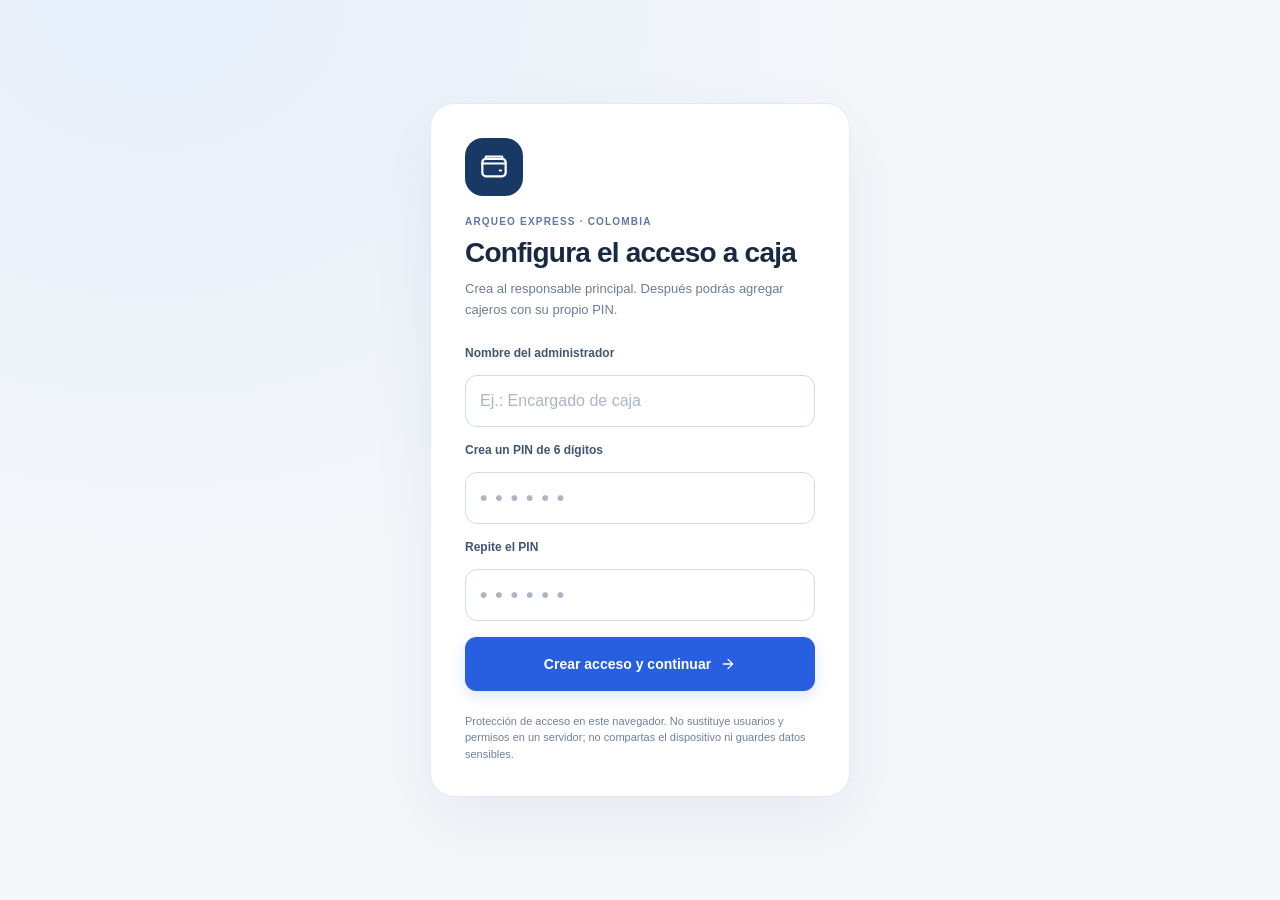
<file: index.html>
<!doctype html>
<html lang="es">
<head>
  <meta charset="utf-8" />
  <meta name="viewport" content="width=device-width,initial-scale=1,viewport-fit=cover" />
  <meta name="theme-color" content="#12244a" />
  <meta name="description" content="Arqueo Express: apertura por denominaciones, cierre, ventas a crédito, compras, abonos, pagos y nómina. Funciona localmente." />
  <title>Arqueo Express · Control de caja</title>
  <link rel="icon" type="image/svg+xml" href="icon.svg" />
  <link rel="manifest" href="manifest.webmanifest" />
  <link rel="stylesheet" href="styles.css" />
  <link rel="stylesheet" href="cashier.css" />
  <link rel="stylesheet" href="cashier-v2.css" />
</head>
<body>
  <div id="app"></div>
  <div id="toast" role="status" aria-live="polite"></div>
  <script src="app.js" defer></script>
  <script src="cashier-v2.js" defer></script>
</body>
</html>
</file>
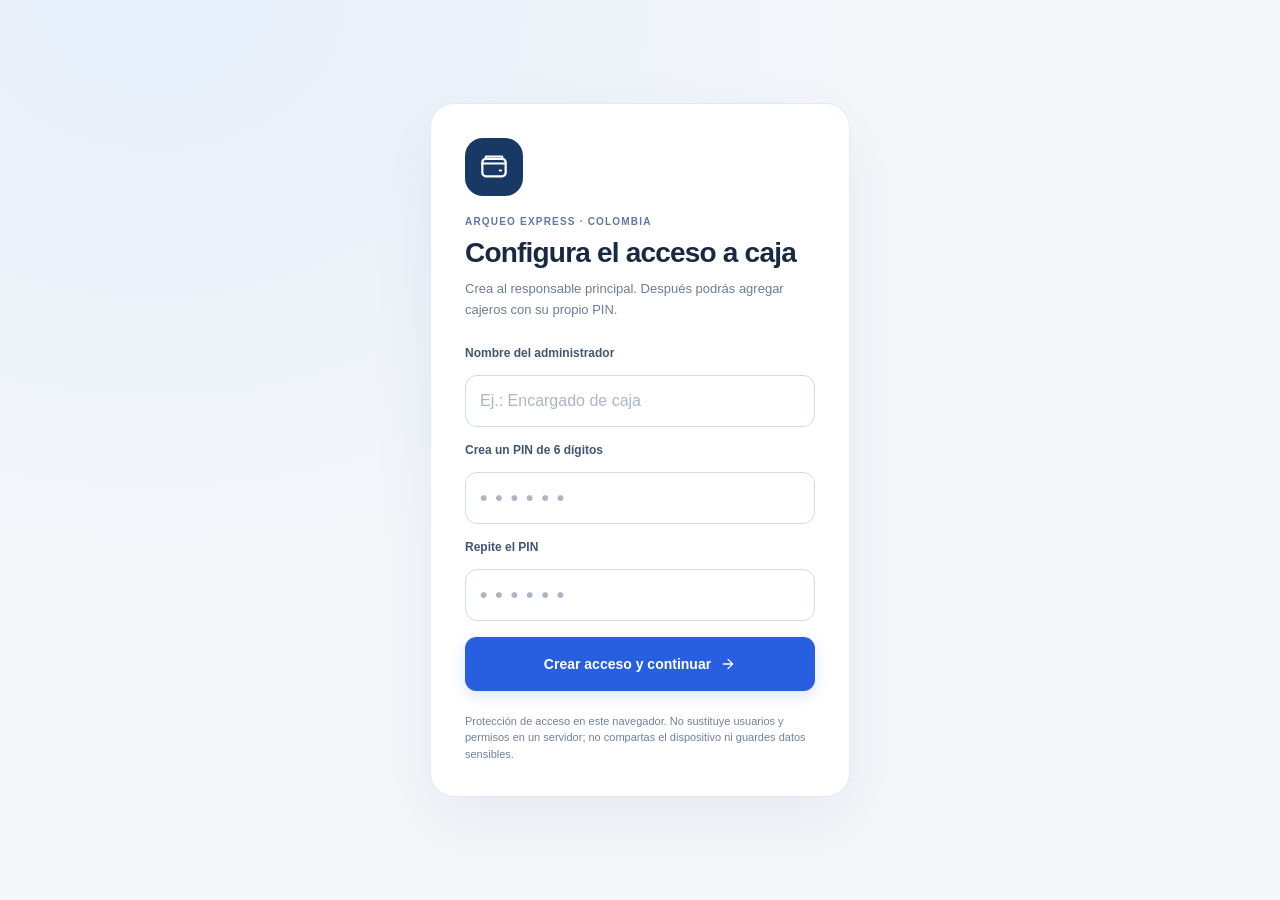
<file: arqueo de caja/index.html>
<!doctype html>
<html lang="es">
<head>
  <meta charset="utf-8" />
  <meta name="viewport" content="width=device-width,initial-scale=1,viewport-fit=cover" />
  <meta name="theme-color" content="#12244a" />
  <meta name="description" content="Arqueo Express: apertura por denominaciones, cierre, ventas a crédito, compras, abonos, pagos y nómina. Funciona localmente." />
  <title>Arqueo Express · Control de caja</title>
  <link rel="icon" type="image/svg+xml" href="icon.svg" />
  <link rel="manifest" href="manifest.webmanifest" />
  <link rel="stylesheet" href="styles.css" />
  <link rel="stylesheet" href="cashier.css" />
  <link rel="stylesheet" href="cashier-v2.css" />
</head>
<body>
  <div id="app"></div>
  <div id="toast" role="status" aria-live="polite"></div>
  <script src="reconciliation.js" defer></script>
  <script src="app.js" defer></script>
  <script src="cashier-v2.js" defer></script>
</body>
</html>
</file>
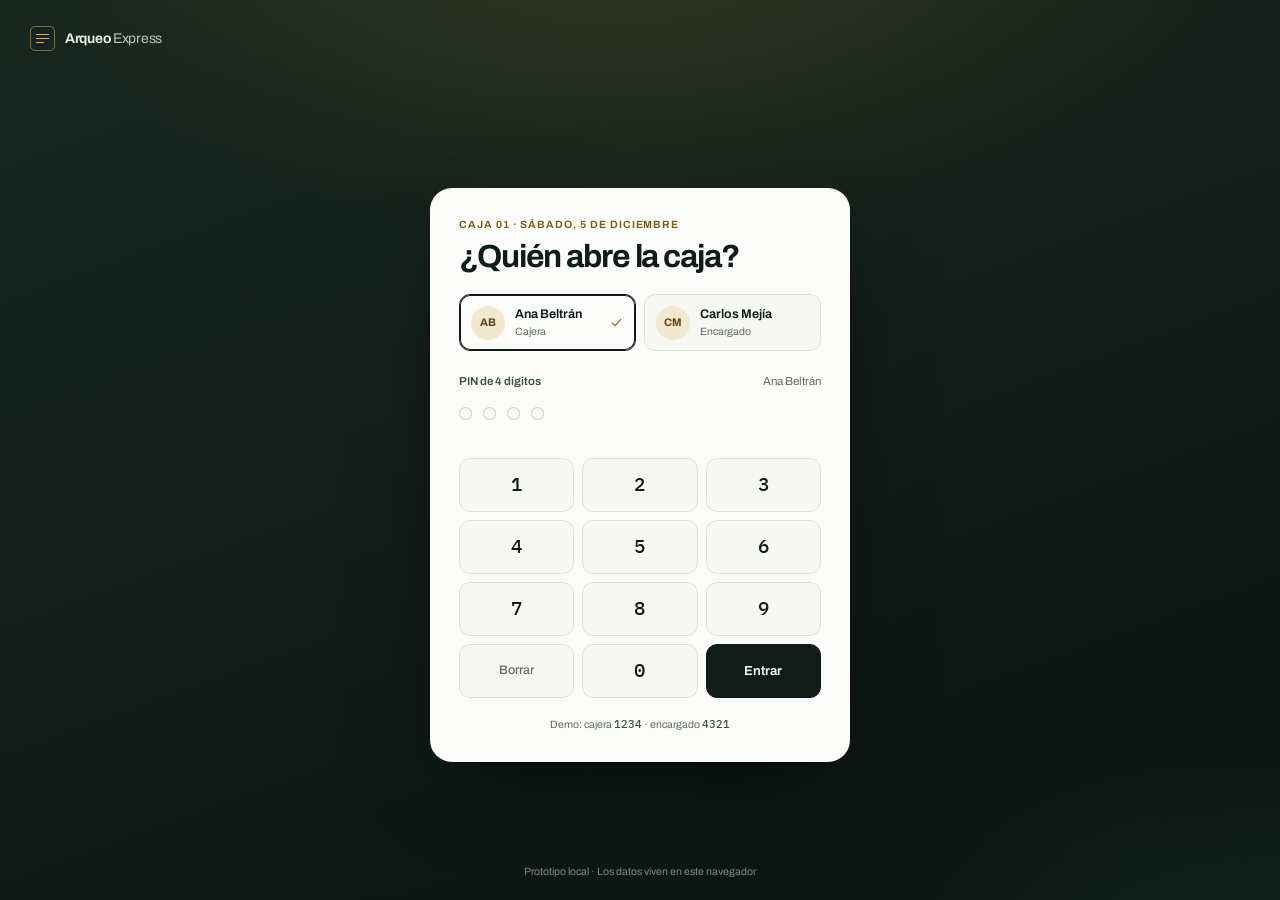
<file: rediseno/index.html>
<!doctype html>
<html lang="es">
<head>
  <meta charset="utf-8" />
  <meta name="viewport" content="width=device-width, initial-scale=1, viewport-fit=cover" />
  <meta name="theme-color" content="#101c18" />
  <meta name="color-scheme" content="light" />
  <meta name="description" content="Arqueo Express: dos pantallas, doce flujos. Un prototipo local de caja con verificaciones por rol." />
  <link rel="icon" href="data:image/svg+xml,%3Csvg xmlns='http://www.w3.org/2000/svg' viewBox='0 0 32 32'%3E%3Crect width='32' height='32' rx='7' fill='%23101c18'/%3E%3Cpath d='M9 12h14M9 17h14M9 22h9' stroke='%23d9ae5f' stroke-width='2'/%3E%3C/svg%3E" />
  <title>Arqueo Express · Rediseño</title>
  <link rel="stylesheet" href="styles.css?v=11" />
</head>
<body>
  <a class="skip" href="#main">Saltar al contenido</a>

  <!-- Pantalla 1 · Acceso con PIN -->
  <section class="gate" id="gate" aria-labelledby="gate-title">
    <div class="gate-brand">
      <span class="brand-mark" aria-hidden="true"><i></i><i></i><i></i></span>
      <span class="brand-name">Arqueo <em>Express</em></span>
    </div>

    <div class="gate-card">
      <p class="eyebrow" id="gate-date">Caja 01 · Turno de la tarde</p>
      <h1 id="gate-title">¿Quién abre la caja?</h1>
      <div class="who-pick" id="gate-users" role="group" aria-label="Persona que entra"></div>

      <div class="pin-block">
        <div class="pin-label">
          <span>PIN de 4 dígitos</span>
          <span id="pin-for">Ana Beltrán</span>
        </div>
        <div class="pin-dots" id="pin-dots" role="status" aria-live="polite" aria-label="PIN vacío"></div>
        <p class="gate-error" id="gate-error" role="alert"></p>
      </div>

      <div class="keypad" id="keypad" aria-label="Teclado numérico">
        <button type="button" data-key="1">1</button>
        <button type="button" data-key="2">2</button>
        <button type="button" data-key="3">3</button>
        <button type="button" data-key="4">4</button>
        <button type="button" data-key="5">5</button>
        <button type="button" data-key="6">6</button>
        <button type="button" data-key="7">7</button>
        <button type="button" data-key="8">8</button>
        <button type="button" data-key="9">9</button>
        <button type="button" class="key-quiet" data-key="clear">Borrar</button>
        <button type="button" data-key="0">0</button>
        <button type="button" class="key-enter" data-key="enter">Entrar</button>
      </div>

      <p class="gate-hint">Demo: cajera <b>1234</b> · encargado <b>4321</b></p>
    </div>

    <p class="gate-foot">Prototipo local · Los datos viven en este navegador</p>
  </section>

  <!-- Pantalla 2 · Mi caja -->
  <div class="app" id="app" hidden></div>

  <!-- Atajo flotante dentro de esta página (no es una ventana del sistema) -->
  <div class="fab-wrap" id="fab-wrap" hidden>
    <div class="fab-menu" id="fab-menu" hidden>
      <div class="fab-head" id="fab-status"></div>
      <div class="fab-actions">
        <button type="button" data-quick="in"><span class="quick-ic in">+</span><b>Entrada</b><small>Venta o abono</small></button>
        <button type="button" data-quick="out"><span class="quick-ic out">−</span><b>Salida</b><small>Compra o gasto</small></button>
        <button type="button" data-quick="verify"><span class="quick-ic">✓</span><b>Verificar</b><small>Bandeja del turno</small></button>
        <button type="button" data-quick="history"><span class="quick-ic">⌕</span><b>Comprobantes</b><small>Buscar en historial</small></button>
      </div>
      <p class="fab-foot">Atajo del prototipo · visible solo dentro de esta página</p>
    </div>
    <button class="fab" id="fab-toggle" type="button" aria-expanded="false" aria-controls="fab-menu" aria-label="Abrir acciones rápidas">
      <svg viewBox="0 0 24 24" fill="none" stroke="currentColor" stroke-width="2" stroke-linecap="round" aria-hidden="true"><path d="M12 5v14M5 12h14"></path></svg>
    </button>
  </div>

  <!-- Host único de los 12 flujos modales -->
  <div class="modal" id="modal" hidden>
    <div class="modal-backdrop" data-mclose></div>
    <div class="modal-card" role="dialog" aria-modal="true" aria-labelledby="modal-title">
      <header class="modal-head">
        <div>
          <p class="modal-kicker" id="modal-kicker"></p>
          <h2 id="modal-title" tabindex="-1"></h2>
        </div>
        <button class="icon-btn modal-x" type="button" data-mclose aria-label="Cerrar">
          <svg viewBox="0 0 24 24" fill="none" stroke="currentColor" stroke-width="1.8" stroke-linecap="round" aria-hidden="true"><path d="M6 6l12 12M18 6 6 18"></path></svg>
        </button>
      </header>
      <div class="modal-steps" id="modal-steps"></div>
      <div class="modal-body" id="modal-body"></div>
      <footer class="modal-foot" id="modal-foot"></footer>
    </div>
  </div>

  <div id="toast" class="toast" role="status" aria-live="polite"></div>

  <script src="core.js?v=11"></script>
  <script src="ui.js?v=11"></script>
  <script src="flows.js?v=11"></script>
  <script src="flows2.js?v=11"></script>
  <script src="main.js?v=11"></script>
</body>
</html>
</file>
<file: styles.css>
:root{--bg:#f5f7fb;--surface:#fff;--navy:#14274f;--navy2:#0e2041;--primary:#3765e5;--blue-light:#eef3ff;--text:#182640;--muted:#77849a;--line:#e7ebf2;--green:#058966;--red:#dc4b58;--amber:#bf7713;--shadow:0 12px 38px rgba(18,34,67,.05);--radius:17px;font-family:Inter,ui-sans-serif,-apple-system,BlinkMacSystemFont,"Segoe UI",sans-serif;color:var(--text);font-synthesis:none}*{box-sizing:border-box}html{scroll-behavior:smooth}body{margin:0;background:var(--bg);font-size:14px}button,input,select,textarea{font:inherit}button{cursor:pointer}button:disabled{opacity:.45;cursor:not-allowed}h1,h2,h3,h4,p{margin:0}h1{font-size:29px;letter-spacing:-.8px;line-height:1.13;font-weight:750}h2{font-size:19px;letter-spacing:-.4px}h3{font-size:15px}small,.muted{color:var(--muted)}a{color:var(--primary)}.shell{display:grid;grid-template-columns:255px minmax(0,1fr);min-height:100vh}.sidebar{background:var(--navy2);color:#fff;padding:29px 15px 18px;display:flex;flex-direction:column;position:sticky;top:0;height:100vh}.brand{display:flex;align-items:center;gap:12px;padding:3px 13px 29px}.brand-mark{display:grid;place-items:center;background:#416ee6;color:white;width:41px;height:41px;border-radius:12px}.brand b{font-size:17px;letter-spacing:-.5px}.brand span{display:block;color:#a6b5d1;font-size:11px;letter-spacing:1.35px;font-weight:750;margin-top:2px}.nav-section{font-size:10px;color:#8195b6;text-transform:uppercase;letter-spacing:1.6px;margin:17px 14px 9px;font-weight:800}.nav-link{border:0;background:transparent;color:#b9c5db;padding:12px 13px;width:100%;display:flex;align-items:center;gap:13px;text-align:left;font-weight:550;border-radius:11px;margin-bottom:2px}.nav-link:hover{color:#fff;background:#1d3359}.nav-link.active{background:#294676;color:#fff}.nav-link svg{width:18px;height:18px;stroke-width:1.9}.sidebar-spacer{flex:1}.side-footer{margin:16px 11px 0;border-top:1px solid #304363;padding-top:17px;color:#b4c3d8;font-size:12px;line-height:1.55}.online-dot{display:inline-block;border-radius:50%;width:8px;height:8px;background:#57d1a3;margin-right:7px}.main{min-width:0}.topbar{height:79px;display:flex;justify-content:space-between;align-items:center;padding:0 40px;background:#fff;border-bottom:1px solid var(--line);position:sticky;top:0;z-index:10}.topbar-right{display:flex;align-items:center;gap:12px}.business-name{color:#43506a;font-weight:650;font-size:13px}.avatar{background:#e6edff;border-radius:12px;width:34px;height:34px;display:grid;place-items:center;font-weight:800;color:var(--primary)}.main-content{max-width:1440px;margin:auto;padding:34px 40px 70px}.page-heading{display:flex;align-items:center;justify-content:space-between;gap:16px;margin-bottom:27px}.page-heading p{color:var(--muted);margin-top:8px;font-size:13px}.title-label{color:#5271ae;font-size:11px;letter-spacing:1.3px;text-transform:uppercase;font-weight:750;margin-bottom:9px}.actions{display:flex;gap:9px;align-items:center;flex-wrap:wrap}.btn{border:1px solid var(--line);border-radius:10px;display:inline-flex;gap:9px;justify-content:center;align-items:center;white-space:nowrap;padding:11px 15px;background:#fff;color:#294267;font-weight:700;font-size:13px;min-height:39px;transition:transform .12s,background .12s}.btn:hover:not(:disabled){background:#f6f8ff;transform:translateY(-1px)}.btn.primary{background:var(--primary);border-color:var(--primary);color:#fff;box-shadow:0 5px 12px rgba(51,101,225,.12)}.btn.primary:hover{background:#2855d0}.btn.danger{color:#b23b47;border-color:#f4d9dc}.btn.soft{background:var(--blue-light);color:var(--primary);border-color:transparent}.btn.small{padding:7px 10px;font-size:12px;min-height:30px}.btn.full{width:100%}.btn svg{width:16px;height:16px}.status{display:inline-flex;align-items:center;gap:6px;padding:6px 9px;border-radius:100px;font-weight:700;font-size:11px;background:#e9f7f1;color:#07855c}.status.amber{background:#fff5e4;color:#a77312}.status.gray{background:#eef0f4;color:#68748a}.status.red{background:#fff0f1;color:#c64b57}.status .bullet{width:6px;height:6px;background:currentColor;border-radius:50%}.metrics{display:grid;grid-template-columns:repeat(4,minmax(0,1fr));gap:17px;margin-bottom:23px}.metric{border:1px solid var(--line);background:var(--surface);border-radius:var(--radius);padding:21px 21px 18px;box-shadow:var(--shadow);min-width:0}.metric-top{display:flex;align-items:center;justify-content:space-between;margin-bottom:18px}.metric-label{font-size:12px;color:#718096;font-weight:700}.iconbox{height:36px;width:36px;border-radius:11px;background:#edf3ff;display:grid;place-items:center;color:#3565dc}.iconbox.green{background:#e6f7ef;color:#13986f}.iconbox.amber{background:#fff4df;color:#b77f20}.iconbox.pink{background:#ffedf0;color:#cb5664}.iconbox svg{width:18px;height:18px}.metric-value{font-weight:800;font-size:24px;letter-spacing:-1px;white-space:nowrap;text-overflow:ellipsis;overflow:hidden}.metric-foot{color:#8b96aa;font-size:11px;margin-top:9px}.grid-2{display:grid;grid-template-columns:minmax(0,1.35fr) minmax(320px,1fr);gap:19px;align-items:start}.grid-even{grid-template-columns:repeat(2,minmax(0,1fr))}.panel{background:var(--surface);border:1px solid var(--line);border-radius:var(--radius);box-shadow:var(--shadow);min-width:0;overflow:hidden}.panel-head{display:flex;align-items:center;justify-content:space-between;padding:21px 23px;border-bottom:1px solid var(--line);gap:12px}.panel-head h2{font-size:16px}.panel-head p{font-size:12px;color:var(--muted);margin-top:5px}.panel-body{padding:22px 23px}.table-wrap{overflow:auto;width:100%}table{width:100%;border-collapse:collapse;min-width:620px;text-align:left}thead th{color:#8792a5;font-size:11px;letter-spacing:.35px;text-transform:uppercase;font-weight:750;padding:13px 21px;background:#fafbfe;border-bottom:1px solid var(--line)}tbody td{padding:15px 21px;border-bottom:1px solid #eef0f5;font-size:12px;vertical-align:middle}tbody tr:last-child td{border-bottom:0}.strong{font-weight:750}.money{font-variant-numeric:tabular-nums;white-space:nowrap;font-weight:750}.positive{color:var(--green)}.negative{color:var(--red)}.subtext{display:block;color:#8994a6;font-size:11px;margin-top:4px}.empty{text-align:center;padding:44px 22px;color:#8793a5}.empty-icon{width:48px;height:48px;border-radius:15px;background:#f0f4fb;display:grid;place-items:center;margin:0 auto 15px;color:#7188b8}.empty-icon svg{width:24px}.empty b{color:#263859;display:block;margin-bottom:8px;font-size:14px}.empty p{max-width:350px;line-height:1.55;margin:auto;font-size:12px}.action-grid{display:grid;grid-template-columns:repeat(2,1fr);gap:11px}.action-tile{background:#f8faff;border:1px solid #e9eefb;border-radius:13px;min-height:92px;display:flex;align-items:flex-start;gap:12px;text-align:left;padding:16px;color:var(--text)}.action-tile:hover{background:#eef3ff;border-color:#cbd7fb}.action-tile b{display:block;font-size:13px}.action-tile span{display:block;color:#8794ab;font-size:11px;margin-top:6px;line-height:1.35}.action-tile svg{color:var(--primary);width:19px;height:19px;flex-shrink:0}.hint{display:flex;gap:11px;background:#eff4ff;border:1px solid #dce7ff;color:#39557e;border-radius:12px;padding:14px 16px;font-size:12px;line-height:1.55}.hint svg{width:17px;height:17px;flex-shrink:0}.hint.warning{background:#fff9ed;border-color:#ffedc8;color:#84601d}.hint.error{background:#fff3f3;border-color:#f6d9db;color:#933e46}.section-spacer{height:20px}.tabs{display:flex;gap:8px;flex-wrap:wrap;background:#eaf0f9;padding:5px;border-radius:12px;margin-bottom:20px;width:fit-content;max-width:100%}.tab{border:0;background:transparent;padding:10px 13px;color:#69809f;font-weight:700;font-size:12px;border-radius:9px;white-space:nowrap}.tab.active{background:white;color:var(--primary);box-shadow:0 2px 7px rgba(17,40,85,.08)}.form-grid{display:grid;grid-template-columns:repeat(2,minmax(0,1fr));gap:16px}.field{display:flex;flex-direction:column;gap:7px;min-width:0}.field label{font-size:12px;color:#41516b;font-weight:750}.field input,.field select,.field textarea,.search{width:100%;border:1px solid #dce3ee;outline:0;background:white;border-radius:10px;padding:12px 12px;min-height:43px;color:var(--text);transition:border .15s,box-shadow .15s}.field input:focus,.field select:focus,.field textarea:focus,.search:focus{border-color:#779cf0;box-shadow:0 0 0 3px #3765e522}.field input::placeholder,.field textarea::placeholder{color:#abb5c5}.field.full{grid-column:1/-1}.field textarea{min-height:77px;resize:vertical}.field-desc{color:#93a0b0;font-size:11px;line-height:1.4}.form-footer{display:flex;justify-content:flex-end;gap:9px;padding-top:19px;border-top:1px solid var(--line);margin-top:21px}.payment-row{display:grid;grid-template-columns:minmax(0,1fr) minmax(0,1fr) 38px;gap:9px;margin-bottom:10px}.payment-row input,.payment-row select{width:100%;border:1px solid #dce3ee;border-radius:10px;padding:11px 12px;min-height:41px;background:white}.payment-area{border:1px solid #e7edf6;border-radius:13px;padding:17px;background:#fafcff;margin-top:19px}.payment-area h3{margin-bottom:8px}.payment-area>p{color:var(--muted);font-size:11px;margin-bottom:15px}.payment-total{display:flex;justify-content:space-between;gap:16px;margin-top:14px;padding-top:14px;border-top:1px dashed #dce4ef;font-size:12px}.payment-total b{font-size:16px}.mini-remove{border:1px solid #e4e9f1;color:#b65c66;border-radius:9px;background:#fff;display:grid;place-items:center}.mini-remove svg{width:16px}.summary-banner{display:flex;justify-content:space-between;align-items:center;gap:14px;border-radius:14px;background:linear-gradient(115deg,#203f7b,#142a53);padding:20px 23px;color:white;margin-bottom:21px}.summary-banner .muted{color:#afc6ea}.summary-banner strong{display:block;font-size:26px;margin-top:9px;letter-spacing:-.7px}.cash-flow{display:grid;grid-template-columns:repeat(3,minmax(0,1fr));gap:13px}.cash-cell{background:#f8faff;border:1px solid #edf0f6;border-radius:12px;padding:17px}.cash-cell small{display:block;font-size:11px;margin-bottom:11px}.cash-cell b{font-size:18px}.table-controls{display:flex;gap:10px;flex-wrap:wrap;align-items:center;margin-bottom:15px}.search{max-width:300px}.select-small{min-width:130px;border:1px solid #dce3ee;background:#fff;border-radius:10px;padding:11px;color:#42536f}.method-bar{margin-top:20px}.method-line{display:flex;justify-content:space-between;font-size:12px;margin-bottom:7px}.bar-bg{width:100%;background:#edf1f8;border-radius:99px;height:7px;overflow:hidden;margin-bottom:15px}.bar-fill{background:#4e7be3;height:100%;border-radius:99px}.denom-grid{display:grid;grid-template-columns:repeat(3,minmax(0,1fr));gap:10px;margin-top:12px}.denom{display:flex;align-items:center;gap:8px;font-size:11px}.denom b{min-width:60px;color:#42536c}.denom input{width:100%;min-width:0;border-radius:8px;border:1px solid #d9e2ef;padding:9px;font-size:12px}.modal-cover{position:fixed;inset:0;z-index:50;background:rgba(13,26,48,.59);display:grid;place-items:center;padding:18px;overflow:auto}.modal{background:#fff;border-radius:19px;width:min(660px,100%);max-height:calc(100vh - 35px);overflow:auto;box-shadow:0 30px 80px #08162f55}.modal-head{padding:24px 25px;display:flex;justify-content:space-between;align-items:center;border-bottom:1px solid var(--line)}.modal-head h2{font-size:18px}.modal-content{padding:23px 25px}.modal-x{border:0;background:#f2f5fa;border-radius:9px;padding:6px;display:grid;place-items:center;color:#53627b}.modal-x svg{width:20px}.modal-foot{padding:17px 25px;display:flex;justify-content:flex-end;gap:10px;border-top:1px solid var(--line)}.line-item{display:flex;align-items:center;justify-content:space-between;padding:13px 0;border-bottom:1px solid #edf0f5;gap:10px}.line-item:last-child{border:0}.line-item b{font-size:12px}.line-item small{display:block;font-size:11px;margin-top:4px}.line-item .money{font-size:13px}.chip{display:inline-flex;align-items:center;padding:6px 9px;border-radius:8px;background:#eef3fe;color:#4768b7;font-size:11px;font-weight:750}.credit-card{border:1px solid #e3e9f3;border-radius:14px;padding:17px 18px;margin-bottom:12px;display:flex;align-items:center;justify-content:space-between;gap:13px}.credit-card h3{margin-bottom:6px}.credit-card p{font-size:12px;color:var(--muted)}.credit-card .right{text-align:right}.credit-card .right b{display:block;font-size:18px;margin-bottom:6px}.credit-card .right small{display:block;margin-bottom:10px}.divider{height:1px;background:var(--line);margin:20px 0}.a-link{color:var(--primary);border:0;background:transparent;font-size:12px;font-weight:750;padding:4px 0}.kv{display:flex;justify-content:space-between;gap:12px;margin:9px 0;font-size:12px}.kv span{color:#8591a4}.kv b{font-weight:750}.loading{opacity:.7}.mobile-nav{display:none}.print-only{display:none}#toast{position:fixed;bottom:25px;right:25px;z-index:100;pointer-events:none}.toast-item{color:#fff;background:#1c355b;padding:14px 19px;border-radius:11px;box-shadow:0 10px 30px #10284a36;font-size:13px;font-weight:650;margin-top:8px}.toast-item.error{background:#ab3745}input[type="file"]{display:none}.highlight{color:#3765e5}.print-preview{line-height:1.65}.print-preview h2{margin-bottom:8px}.print-preview table{min-width:0}.print-preview th,.print-preview td{padding:7px!important;font-size:11px}.pill-method{font-size:10px;background:#eff3fb;color:#62748f;padding:5px 8px;border-radius:100px;white-space:nowrap}.red-note{color:var(--red)}.switch-row{display:flex;align-items:center;gap:9px;font-size:12px;color:#45546d}.switch-row input{accent-color:var(--primary);width:15px;height:15px}.value-large{font-size:23px!important;letter-spacing:-.4px}.no-wrap{white-space:nowrap}.mobile-menu-button{display:none}
@media(max-width:1200px){.metrics{grid-template-columns:repeat(2,minmax(0,1fr))}.main-content{padding:28px}.topbar{padding:0 28px}.grid-2{grid-template-columns:1fr}}@media(max-width:760px){.shell{display:block}.sidebar{display:none}.topbar{height:64px;padding:0 17px}.brand-compact{font-size:17px;font-weight:850;color:#1b3363}.business-name{max-width:130px;text-overflow:ellipsis;overflow:hidden;white-space:nowrap}.main-content{padding:25px 15px 96px}.page-heading{align-items:flex-start}.page-heading .actions{justify-content:flex-end}.page-heading h1{font-size:25px}.page-heading p{font-size:12px}.metrics{gap:10px}.metric{padding:16px;border-radius:14px}.metric-top{margin-bottom:10px}.metric-value{font-size:20px}.metric-foot{font-size:10px}.iconbox{width:31px;height:31px}.metric-label{font-size:11px}.panel-head{padding:17px}.panel-body{padding:17px}.action-grid{gap:9px}.action-tile{padding:12px;gap:7px;min-height:85px}.action-tile svg{width:17px}.action-tile b{font-size:11px}.action-tile span{font-size:10px}.mobile-nav{display:grid;position:fixed;z-index:20;bottom:0;left:0;right:0;grid-template-columns:repeat(5,1fr);padding-bottom:env(safe-area-inset-bottom);height:calc(68px + env(safe-area-inset-bottom));background:#fff;border-top:1px solid #e2e7f0;box-shadow:0 -8px 27px #142c4b0a}.mobile-nav button{border:0;background:transparent;color:#8391a8;display:flex;align-items:center;justify-content:center;flex-direction:column;gap:4px;font-size:10px;font-weight:650;padding:9px 1px}.mobile-nav button.active{color:var(--primary)}.mobile-nav svg{width:20px;height:20px}.grid-even,.form-grid{grid-template-columns:1fr}.form-grid .field.full{grid-column:auto}.cash-flow{grid-template-columns:1fr 1fr}.cash-cell b{font-size:15px}.payment-row{grid-template-columns:1fr 1fr 34px}.tabs{width:100%;overflow-x:auto;flex-wrap:nowrap}.tab{font-size:11px}.summary-banner strong{font-size:21px}.denom-grid{grid-template-columns:1fr 1fr}.modal-cover{padding:6px}.modal{max-height:calc(100vh - 12px);border-radius:14px}.modal-content{padding:17px}.modal-head,.modal-foot{padding:16px}.credit-card{flex-wrap:wrap}.credit-card .right{margin-left:auto}.table-controls .search{max-width:100%}.btn{font-size:12px;padding:10px 11px}.mobile-menu-button{display:inline-flex;border:0;color:var(--primary);background:var(--blue-light);padding:9px;border-radius:10px}}@media(max-width:390px){.metric-value{font-size:18px}.metric{padding:12px}.metric-top{gap:5px}.iconbox{width:29px;height:29px}.page-heading .actions .btn{padding:8px}.cash-flow{grid-template-columns:1fr}}@media print{body{background:white!important;color:black!important}.sidebar,.topbar,.mobile-nav,.no-print,.btn,#toast{display:none!important}.shell,.main{display:block!important}.main-content{padding:0!important;margin:0!important;max-width:100%!important}.panel{border:0;box-shadow:none}.print-only{display:block}.page-heading{margin-bottom:15px}.modal-cover{position:static;background:white;padding:0}.modal{box-shadow:none;max-height:none;width:100%;border-radius:0}.modal-head,.modal-foot{display:none}.modal-content{padding:0}.print-preview{display:block}}
/* Mobile-first summaries for records, rather than sideways-scrolling tables. */
.mobile-records{display:none}.mobile-record{padding:16px 17px;border-bottom:1px solid #edf0f5}.mobile-record:last-child{border-bottom:0}.mobile-record-top{display:flex;gap:10px;align-items:flex-start;justify-content:space-between}.mobile-record-top b{font-size:12px}.mobile-record-top small{display:block;color:#8995a7;font-size:10px;margin-top:5px}.mobile-record-name{margin-top:13px;color:#52617a;font-size:12px}.mobile-record-bottom{display:flex;gap:15px;align-items:center;justify-content:space-between;margin-top:14px}.mobile-record-bottom>div{display:flex;flex-direction:column;gap:5px}.mobile-record-bottom small{color:#929fb0;font-size:10px}.mobile-record-bottom b{font-size:13px}.mobile-record-bottom .pill-method{width:fit-content}.mobile-record-top .money{font-size:13px}
@media(max-width:760px){.records-list .desktop-table{display:none}.records-list .mobile-records{display:block}}
</file>
<file: cashier.css>
/* v1.1 · Interfaz centrada en un cajero: escritorio, tablet y teléfono */
:root{
  --bg:#f4f6fa;
  --surface:#fff;
  --navy2:#142544;
  --navy:#192f56;
  --primary:#285fe1;
  --blue-light:#eef4ff;
  --text:#192943;
  --muted:#728198;
  --line:#e3eaf3;
  --radius:18px;
  --shadow:0 8px 30px rgba(25,45,85,.035);
}
body{font-family:Inter,ui-sans-serif,-apple-system,BlinkMacSystemFont,"Segoe UI",Roboto,Arial,sans-serif;color:var(--text);-webkit-font-smoothing:antialiased}
button,input,select,textarea{font-family:inherit}
button{touch-action:manipulation}
:focus-visible{outline:3px solid #7bb7ff;outline-offset:2px}
.main-content{padding-top:29px}
.nav-link.active{background:#2a4b83}
.page-heading{margin-bottom:22px}
.page-heading h1{font-size:28px;letter-spacing:-.85px}
.page-heading p{font-size:13px;line-height:1.5}
.panel{border-radius:18px}
.panel-head h2{font-size:16px}
.btn{border-radius:11px;min-height:44px}
.btn.primary{box-shadow:0 5px 15px rgba(40,95,225,.16)}
.topbar{height:72px}
.cashier-hero{position:relative;overflow:hidden;border-radius:22px;margin-bottom:22px;padding:30px 34px;background:linear-gradient(121deg,#193866 0%,#203e78 53%,#2d5ca4 100%);color:white;box-shadow:0 14px 27px rgba(20,45,83,.11)}
.cashier-hero.closed{background:linear-gradient(110deg,#173454,#355c86)}
.cashier-hero-main{position:relative;z-index:2}
.eyebrow-light{font-size:11px;font-weight:800;letter-spacing:1.15px;color:#bdd2ee;display:flex;align-items:center;gap:8px}
.cashier-hero .hero-amount{display:block;margin:10px 0 9px;font-size:clamp(32px,4vw,48px);line-height:1.12;letter-spacing:-1.7px;font-weight:850;font-variant-numeric:tabular-nums}
.cashier-hero h2{color:#fff;font-size:30px;letter-spacing:-.8px;margin:12px 0 10px}
.cashier-hero p{max-width:660px;line-height:1.5;color:#d6e1f3;font-size:13px}
.cashier-hero p b{color:#fff}
.cashier-hero-actions{display:flex;gap:9px;flex-wrap:wrap;margin-top:22px}
.hero-button{border:1px solid #a7bfe4;background:#eaf2ff;color:#213c65;border-radius:11px;padding:12px 17px;min-height:46px;display:inline-flex;align-items:center;justify-content:center;gap:9px;font-weight:800;font-size:13px}
.hero-button:hover{background:white}
.hero-button.main-action{background:white;color:#2256c9;border-color:white}
.hero-button.outline{background:transparent;color:white;border-color:#819bc0}
.hero-decoration{position:absolute;right:6%;top:20%;opacity:.095;transform:rotate(-13deg)}
.hero-decoration svg{width:200px;height:200px;stroke-width:.8}
.cashier-metrics{margin-bottom:21px}
.cashier-metrics .metric{padding:19px}
.cashier-metrics .metric-value{font-size:22px}
.cashier-grid{grid-template-columns:minmax(0,0.92fr) minmax(0,1.08fr)}
.cashier-grid .action-tile{min-height:82px;align-items:center;background:#f8faff;border-color:#e7edf7}
.cashier-grid .action-tile b{font-size:13px}
.cashier-grid .action-tile span{font-size:11px}
.cashier-grid .action-grid{gap:11px}
.cash-layout{display:grid;grid-template-columns:minmax(0,1.9fr) minmax(285px,.76fr);gap:18px;align-items:start}
.cash-layout.is-open{grid-template-columns:minmax(0,1.5fr) minmax(285px,1fr)}
.cash-primary{overflow:visible}
.cash-primary>.panel-head{border-radius:18px 18px 0 0;overflow:hidden}
.cash-primary .panel-body{padding:25px}
.opening-intro{display:flex;align-items:center;gap:13px;margin-bottom:23px}
.opening-step{width:34px;height:34px;flex:0 0 34px;display:grid;place-items:center;background:#e9f0ff;color:var(--primary);font-size:14px;font-weight:900;border-radius:12px}
.opening-intro b{display:block;font-size:16px;letter-spacing:-.3px}
.opening-intro p{color:var(--muted);font-size:12px;margin-top:4px}
.open-operator{max-width:500px;margin-bottom:17px}
.open-operator .field label{font-size:12px}
.open-operator .field input{min-height:52px;font-size:16px;border-radius:12px;padding:13px 16px}
.opening-tip{display:flex;align-items:start;gap:8px;padding:12px 14px;background:#f0f5fd;border:1px solid #dee8f9;border-radius:12px;color:#4a6386;font-size:12px;line-height:1.55;margin-bottom:26px}
.opening-tip svg{flex:0 0 17px}
.denom-title-row{display:flex;align-items:end;justify-content:space-between;gap:12px;margin:0 0 18px}
.denom-title-row h3{font-size:17px;letter-spacing:-.3px;margin:4px 0}
.denom-title-row p{font-size:12px;color:var(--muted)}
.step-eyebrow{font-size:10px;font-weight:800;letter-spacing:1px;color:#5574ab}
.denom-columns{display:grid;grid-template-columns:repeat(2,minmax(0,1fr));gap:14px;align-items:start}
.denom-section{border:1px solid #e4eaf4;border-radius:16px;overflow:hidden;min-width:0;background:#fff}
.denom-heading{background:#f7f9fd;padding:15px 14px;display:flex;justify-content:space-between;gap:9px;align-items:center;border-bottom:1px solid #e6ecf4}
.denom-heading h3{font-size:14px;letter-spacing:-.2px}
.denom-heading p{color:#8591a5;font-size:10px;margin-top:5px;line-height:1.3}
.denom-tag{color:#496589;background:#e9eff7;font-size:9px;font-weight:750;padding:5px 7px;border-radius:30px;white-space:nowrap}
.denom-row{display:grid;grid-template-columns:32px minmax(68px,1fr) 103px;align-items:center;gap:9px;padding:9px 12px;min-height:62px;border-bottom:1px solid #edf0f6;position:relative}
.denom-row:last-child{border:0}
.money-symbol{height:32px;width:32px;display:grid;place-items:center;font-size:13px;font-weight:850;flex:none;color:#8e6520;background:#fff2cb;border:1px solid #eddda7;border-radius:50%}
.money-symbol.bill{border-radius:6px;background:#dcf3ed;border:1px solid #b8dfd3;color:#16886a;font-size:18px}
.denom-description{display:flex;flex-direction:column;gap:4px;min-width:0}
.denom-description b{font-size:13px;white-space:nowrap;letter-spacing:-.35px}
.denom-description small{font-size:9px;color:#8995aa;line-height:1.2}
.denom-controls{display:flex;align-items:stretch;min-width:0;border:1px solid #d9e2f0;border-radius:10px;overflow:hidden;background:#fff;height:38px}
.stepper{flex:0 0 30px;border:0;background:#eff4fd;color:#315cc3;display:grid;place-items:center;padding:0;font-size:17px;font-weight:750}
.stepper:active{background:#dce8ff}
.denom-controls input{min-width:0;width:100%;border:0;padding:4px 1px;text-align:center;font-size:15px;font-weight:800;color:#182b4a;outline:0;font-variant-numeric:tabular-nums;appearance:textfield;-moz-appearance:textfield}
.denom-controls input::-webkit-outer-spin-button,.denom-controls input::-webkit-inner-spin-button{appearance:none;margin:0}
.denom-subtotal{grid-column:2/4;justify-self:end;color:#75849d;font-size:10px;font-weight:700;line-height:1;margin-top:-3px}
.opening-total-card{background:#eef5ff;border:1px solid #cfe0fa;border-radius:15px;padding:17px 20px;display:flex;align-items:center;justify-content:space-between;gap:10px;margin:22px 0}
.opening-total-card small{display:block;font-weight:800;letter-spacing:.65px;font-size:10px;color:#4b6c9c}
.opening-total-card strong{display:block;font-size:35px;letter-spacing:-1.3px;font-variant-numeric:tabular-nums;margin:4px 0;color:#13386c}
.opening-total-card #opening-pieces{font-size:11px;color:#607ba3}
.calculated-chip{font-size:11px;font-weight:750;color:#087c61;display:inline-flex;gap:5px;align-items:center;white-space:nowrap;background:#dbf4ec;border-radius:20px;padding:8px 9px}
.calculated-chip svg{width:14px}
.opening-note{margin-bottom:12px}
.opening-sticky-submit{display:flex;align-items:center;justify-content:space-between;gap:14px;background:#fff;border-top:1px solid #e3e9f3;padding:16px 0 0;margin-top:15px}
.opening-sticky-submit .sticky-total{display:flex;flex-direction:column;gap:4px}
.opening-sticky-submit small{font-size:10px;color:#77859b}
.opening-sticky-submit b{font-size:22px;white-space:nowrap;letter-spacing:-.5px}
.opening-sticky-submit .btn{min-height:48px;padding:12px 18px}
.cash-history .empty{padding:36px 14px}
.cash-flow{grid-template-columns:repeat(3,minmax(0,1fr))}
.cash-cell{padding:15px}
.cash-cell b{font-size:17px}
.close-big{margin-top:22px;min-height:54px;font-size:14px}
.opening-details{margin:5px 0 20px;border-radius:12px;border:1px solid var(--line);background:#fafbff;padding:13px 16px}
.opening-details summary{cursor:pointer;color:#425c84;font-size:12px;font-weight:750;display:flex;justify-content:space-between;align-items:center;gap:8px;list-style:none}
.opening-details summary::-webkit-details-marker{display:none}
.opening-details-body{margin-top:14px;padding-top:10px;border-top:1px solid var(--line)}
.shift-history-item{display:flex;align-items:center;justify-content:space-between;gap:10px;padding:15px 18px;border-bottom:1px solid #edf1f7}
.shift-history-item:last-child{border-bottom:0}
.shift-history-item b{font-size:13px}
.shift-history-item small{display:block;color:var(--muted);font-size:11px;margin-top:6px}
.shift-history-item .history-base{font-size:13px;font-weight:850;display:block;margin-bottom:7px;text-align:right}
.counted-summary{display:flex;align-items:center;justify-content:space-between;gap:12px;background:#eff6ff;border:1px solid #dae8fa;padding:16px 18px;border-radius:13px;margin-top:18px}
.counted-summary span{font-size:13px;font-weight:750;color:#4c6586}
.counted-summary strong{font-size:24px;color:#194987;font-variant-numeric:tabular-nums}
#close-form .denom-columns{grid-template-columns:1fr 1fr}
#close-form .denom-row{grid-template-columns:30px minmax(54px,1fr) 102px;gap:7px;padding:8px}
#close-form .denom-heading{padding:12px}
#close-form .denom-tag{display:none}
#close-form .denom-description b{font-size:12px}
#close-form .denom-subtotal{font-size:9px}
#close-form .field input{font-size:16px}
@media(max-width:1450px){.cash-layout{grid-template-columns:1fr}.cash-layout.is-open{grid-template-columns:1fr}.cash-history{max-width:none}.denom-columns{grid-template-columns:repeat(2,minmax(0,1fr))}}
@media(max-width:1150px){.cashier-grid{grid-template-columns:1fr}.cashier-hero{padding:26px}.denom-columns{grid-template-columns:1fr 1fr}}
@media(max-width:760px){
  .topbar{height:60px}
  .topbar-left .status{font-size:10px}
  .topbar-right{gap:7px}
  .avatar{width:29px;height:29px;border-radius:9px}
  .main-content{padding:17px 13px 103px}
  .page-heading{margin-bottom:18px}
  .page-heading h1{font-size:24px}
  .title-label{font-size:10px}
  .page-heading p{font-size:12px}
  .cashier-hero{padding:24px 21px;border-radius:17px;margin-bottom:14px}
  .cashier-hero .hero-amount{font-size:36px}
  .cashier-hero h2{font-size:26px}
  .cashier-hero p{font-size:12px}
  .hero-decoration svg{width:150px;height:150px}
  .cashier-hero-actions{gap:8px;margin-top:20px}
  .hero-button{padding:10px 13px;min-height:45px;font-size:12px}
  .hero-button.main-action{flex:1 1 100%}
  .hero-button:not(.main-action){flex:1 1 auto}
  .cashier-metrics{grid-template-columns:1fr 1fr;gap:9px}
  .cashier-metrics .metric{padding:14px;border-radius:14px}
  .cashier-metrics .metric-value{font-size:18px}
  .cashier-metrics .metric-label{font-size:10px}
  .cashier-metrics .metric-foot{font-size:10px;line-height:1.4}
  .cashier-metrics .metric-top{margin-bottom:10px}
  .cashier-metrics .iconbox{width:29px;height:29px}
  .panel{border-radius:16px}
  .panel-head{padding:16px}
  .cash-primary .panel-body{padding:16px 15px}
  .cash-primary .panel-head h2{font-size:15px}
  .opening-intro{margin-bottom:18px}
  .opening-intro b{font-size:14px}
  .open-operator{margin-bottom:14px}
  .opening-tip{margin-bottom:21px}
  .denom-title-row{align-items:start;margin-bottom:13px}
  .denom-title-row h3{font-size:15px;line-height:1.25}
  .denom-title-row .btn{min-height:34px;padding:7px 9px}
  .denom-columns,#close-form .denom-columns{grid-template-columns:1fr;gap:14px}
  .denom-heading{padding:12px 14px}
  .denom-row,#close-form .denom-row{grid-template-columns:32px minmax(70px,1fr) 112px;gap:9px;padding:7px 11px;min-height:59px}
  .denom-controls{height:41px}
  .stepper{flex-basis:34px;font-size:21px}
  .denom-description b{font-size:13px}
  .denom-subtotal{grid-column:2/4;align-self:start;font-size:10px;margin-top:-3px}
  .opening-total-card{margin:18px 0;padding:15px}
  .opening-total-card strong{font-size:29px}
  .calculated-chip{font-size:10px;padding:6px}
  .opening-sticky-submit{position:sticky;bottom:calc(66px + env(safe-area-inset-bottom));z-index:12;margin:14px -15px -16px;padding:12px 15px;box-shadow:0 -7px 22px rgba(19,41,80,.08);border-radius:0 0 16px 16px}
  .opening-sticky-submit b{font-size:19px}
  .opening-sticky-submit .btn{padding:10px 13px;font-size:12px;min-height:47px}
  .cash-flow{grid-template-columns:1fr 1fr}
  .cash-cell{padding:13px}
  .cash-cell b{font-size:15px}
  .summary-banner{padding:18px;margin-bottom:15px}
  .modal-cover{padding:0;align-items:end}
  .modal{width:100%;max-height:96dvh;border-radius:19px 19px 0 0}
  .modal-head{position:sticky;top:0;background:#fff;z-index:2}
  .modal-content{padding:16px}
  .counted-summary strong{font-size:20px}
  .mobile-nav{box-shadow:0 -3px 20px rgba(10,39,83,.045)}
  .mobile-nav button:nth-child(3) svg{background:#e7efff;color:#285fe1;border-radius:11px;box-sizing:content-box;padding:9px}
  .mobile-nav button:nth-child(3){font-weight:850}
  .action-tile{min-height:83px}
}
@media(max-width:360px){.denom-tag{display:none}.denom-row,#close-form .denom-row{grid-template-columns:30px minmax(65px,1fr) 100px;gap:5px;padding:7px}.stepper{flex-basis:29px}.denom-controls{height:40px}.opening-sticky-submit{gap:7px}.opening-sticky-submit .btn{padding:9px 10px}.opening-sticky-submit b{font-size:17px}}
@media print{.opening-sticky-submit{position:static;box-shadow:none}.cashier-hero{background:#fff!important;color:#000!important;box-shadow:none}.cashier-hero p,.cashier-hero .eyebrow-light{color:black!important}}
</file>
<file: cashier-v2.css>
/* Arqueo Express v2 — mobile first, legibilidad, guiado y foco. */
:root{--v2-blue:#2354d5;--v2-slate:#1f3150;--v2-muted:#6e7c94}
html:not(.v2-ready) #app{visibility:hidden}
body.v2-locked{background:#f2f5fa;min-height:100dvh}
body.v2-locked .mobile-nav{display:none}
.pin-screen{min-height:100dvh;display:grid;place-items:center;padding:24px 16px;background:radial-gradient(ellipse at 12% 0%,#e5eefa,transparent 46%),#f5f7fa}
.pin-card{width:min(420px,100%);background:#fff;border:1px solid #e3eaf5;border-radius:24px;padding:34px;box-shadow:0 24px 65px rgba(31,54,101,.07)}
.pin-mark{height:58px;width:58px;border-radius:18px;display:grid;place-items:center;background:#183866;color:white;margin-bottom:20px}
.pin-mark svg{width:28px;height:28px}
.pin-kicker{font-size:10px;color:#5f77a5;font-weight:850;letter-spacing:1.2px;margin-bottom:10px}
.pin-card h1{font-size:28px;letter-spacing:-.8px;line-height:1.15;margin-bottom:10px}
.pin-help{color:var(--v2-muted);font-size:13px;line-height:1.6;margin-bottom:25px}
.pin-card .field{margin-bottom:16px}
.pin-card .field label{font-size:12px;font-weight:700;display:block;margin-bottom:8px;color:#405675}
.pin-card input,.pin-card select{width:100%;height:52px;border:1px solid #cfdaea;border-radius:12px;padding:0 14px;background:#fff;font-size:16px;color:#1c335a}
.pin-card .pin-input{font-variant-numeric:tabular-nums;font-size:21px;letter-spacing:8px;font-weight:700}
.pin-continue{margin-top:12px;min-height:54px;font-size:14px;display:flex;justify-content:center;align-items:center;gap:9px}
.pin-notice{font-size:11px;line-height:1.5;color:#718098;margin:22px 0 0}
.v2-account{display:flex;align-items:center;gap:9px;min-width:0}
.v2-account-avatar{width:34px;height:34px;border-radius:11px;background:#e9efff;color:#254dc4;display:grid;place-items:center;font-size:14px;font-weight:850}
.v2-account-name{display:flex;flex-direction:column;min-width:0}
.v2-account-name b{font-size:12px;overflow:hidden;text-overflow:ellipsis;white-space:nowrap;max-width:150px}
.v2-account-name small{font-size:10px;color:#7b8aa3;margin-top:2px}
.v2-lock{display:inline-flex;align-items:center;gap:5px;border:1px solid #dce5f3;border-radius:10px;background:white;color:#3e567e;min-height:38px;padding:0 12px;font-size:12px;font-weight:700}
.v2-lock svg{height:15px;width:15px}
.v2-ver{background:#2c4b7c;border-radius:7px;color:#cfe1ff;padding:4px 6px;font-size:10px;font-weight:800;align-self:center;margin-left:auto}
.v2-open-layout{display:grid;grid-template-columns:minmax(0,1.3fr) minmax(270px,.7fr);gap:19px;align-items:start;max-width:1120px}
.v2-open-card{padding:25px}
.v2-step-line{display:flex;align-items:center;gap:13px;margin:0 0 18px}
.v2-step-circle{flex:none;width:34px;height:34px;display:grid;place-items:center;background:#e8efff;color:#2a57c7;border-radius:12px;font-weight:850}
.v2-step-line>div{flex:1}
.v2-step-line b{display:block;font-size:15px;color:#1a3054}
.v2-step-line small{display:block;color:#7a8ba7;font-size:11px;margin-top:5px}
.v2-done{color:#139373}
.v2-operator{border:1px solid #e2e9f4;background:#f8faff;padding:12px 15px;border-radius:14px;display:flex;align-items:center;gap:11px;margin:0 0 27px}
.v2-operator svg{color:#5975aa}
.v2-operator b{display:block;font-size:13px}
.v2-operator small{display:block;color:#70839c;font-size:11px;margin-top:3px}
.v2-small-note{font-size:12px;color:#6b7d97;line-height:1.6;margin:-2px 0 15px}
.v2-count-tiles{display:grid;grid-template-columns:1fr 1fr;gap:12px;margin:14px 0 19px}
.v2-count-tile{display:flex;align-items:center;text-align:left;gap:11px;border:1px solid #dfe7f2;background:#fff;border-radius:15px;padding:16px;min-height:99px;cursor:pointer}
.v2-count-tile:hover{background:#f7faff;border-color:#a9c4f1}
.v2-tile-icon{width:39px;height:39px;border-radius:12px;background:#dfeafa;color:#245dcc;display:grid;place-items:center;flex:none}
.v2-tile-icon.coin{background:#fff1cc;color:#ae7610}
.v2-tile-text{flex:1;min-width:0}
.v2-tile-text b{display:block;font-size:14px}
.v2-tile-text small{display:block;font-size:10px;color:#7485a0;margin:5px 0 8px;line-height:1.35}
.v2-tile-text strong{font-size:14px;white-space:nowrap;color:#19457e}
.v2-tile-text strong span{font-size:10px;color:#8896a9;font-weight:500}
.v2-chevron{color:#99a7ba;align-self:flex-start}
.v2-total-box{background:#eaf2ff;border:1px solid #cfe0fb;border-radius:16px;padding:18px 20px;display:flex;justify-content:space-between;gap:10px;align-items:center}
.v2-total-box small,.v2-close-compare small{display:block;color:#5a7298;font-size:10px;font-weight:850;letter-spacing:.8px}
.v2-total-box strong{display:block;color:#153d77;font-size:30px;margin:5px 0 1px;letter-spacing:-1px}
.v2-total-box span:not(.v2-state){font-size:11px;color:#6780a7}
.v2-state{font-size:10px;font-weight:800;color:#92611b;background:#fff2d8;border-radius:30px;padding:8px 9px;white-space:nowrap}
.v2-state.ok{color:#087b5b;background:#d8f6e9}
.v2-note{margin:22px 0 14px}
.v2-note label{display:block;font-size:12px;margin-bottom:8px;font-weight:700}
.v2-note textarea{width:100%;min-height:70px}
.v2-submit{min-height:54px;font-size:15px}
.v2-submit:disabled,.v2-close-actions button:disabled{opacity:.45;cursor:not-allowed;box-shadow:none}
.v2-helper{text-align:center;font-size:11px;color:#7c8ba0;line-height:1.5;margin:9px 0 0}
.v2-open-aside .panel-body{padding:24px}
.v2-guide-symbol{width:45px;height:45px;border-radius:14px;background:#eaf1ff;color:#2d60d1;display:grid;place-items:center;margin-bottom:18px}
.v2-open-aside h2{font-size:17px;margin-bottom:16px}
.v2-open-aside ol{padding-left:20px;color:#345074;font-size:13px;line-height:2.5}
.v2-open-aside p{font-size:12px;color:#75859c;line-height:1.65;margin-top:17px}
.v2-cash-hero{background:linear-gradient(115deg,#17345c,#214980);color:white;border-radius:21px;padding:26px 29px;display:flex;justify-content:space-between;align-items:end;gap:15px}
.v2-cash-hero small,.v2-cash-hero span{display:block;color:#c4d4ed;font-size:12px}
.v2-cash-hero strong{display:block;font-size:clamp(32px,4vw,44px);letter-spacing:-1.2px;margin:9px 0;line-height:1}
.v2-hero-label{display:flex;align-items:center;gap:7px;color:#dbebff;font-size:11px;font-weight:800;letter-spacing:.35px;margin-bottom:22px}
.v2-hero-link{display:flex;gap:8px;align-items:center;background:#ffffff1b;color:white;border:1px solid #ffffff4b;border-radius:10px;padding:11px 14px;font-size:12px;font-weight:750;white-space:nowrap}
.v2-action-panel{margin:22px 0}
.v2-section-head h2{font-size:20px;letter-spacing:-.5px}
.v2-section-head p{font-size:12px;color:#75869d;margin:5px 0 17px}
.v2-action-grid{display:grid;grid-template-columns:repeat(2,minmax(0,1fr));gap:13px}
.v2-action{display:flex;align-items:center;gap:12px;background:white;border:1px solid #e0e8f3;border-radius:15px;min-height:88px;padding:16px;text-align:left;color:#36527b}
.v2-action>svg:first-child{background:#e9f0ff;box-sizing:content-box;padding:12px;border-radius:12px;flex:none}
.v2-action.prominent{background:#edf4ff;border-color:#b9d2ff}
.v2-action>span{flex:1}
.v2-action b{display:block;font-size:15px;color:#1e3557}
.v2-action small{display:block;font-size:11px;color:#7485a1;line-height:1.5;margin-top:5px}
.v2-action>svg:last-child{color:#8b9fbb;flex:none}
.v2-lower{align-items:start}
.v2-muted{font-size:13px;color:#7a8aa0;line-height:1.6;margin-bottom:15px}
.v2-close-link{min-height:48px}
.v2-wizard-cover{z-index:61;padding:12px}
.v2-wizard{width:min(750px,100%);max-height:min(850px,calc(100dvh - 24px));display:flex;flex-direction:column;overflow:hidden}
.v2-wizard-top{display:flex;justify-content:space-between;align-items:center;padding:18px 22px 0}
.v2-eyebrow{font-size:10px;letter-spacing:1.1px;font-weight:850;color:#5b79ac}
.v2-progress-row{display:flex;align-items:center;justify-content:center;gap:8px;padding:13px 22px 0}
.v2-progress{display:flex;align-items:center;gap:6px;background:#eef2f8;border-radius:30px;padding:6px 10px;font-size:11px;font-weight:750;color:#8795ab}
.v2-progress.active{background:#e4edff;color:#2658c8}
.v2-progress.done{background:#e5f5ed;color:#14785b}
.v2-progress svg{width:12px;height:12px}
.v2-wizard-heading{text-align:center;padding:14px 20px 8px}
.v2-wizard-heading h2{font-size:23px;letter-spacing:-.55px}
.v2-wizard-heading p{font-size:12px;color:#76859b;line-height:1.5;max-width:480px;margin:7px auto 0}
.v2-wizard-scroll{overflow-y:auto;overscroll-behavior:contain;min-height:0;flex:1;padding:14px 22px 18px}
.v2-denom-grid{display:grid;grid-template-columns:1fr 1fr;gap:10px}
.v2-denom-card{border:1px solid #e1e8f2;border-radius:13px;padding:12px;display:grid;grid-template-columns:minmax(0,1fr) 122px;align-items:center;gap:3px 7px;min-height:88px}
.v2-denom-label{display:flex;align-items:center;gap:8px;min-width:0}
.v2-denom-icon{flex:none;width:28px;height:28px;border-radius:8px;background:#e5f2eb;color:#098c66;display:grid;place-items:center;font-size:14px;font-weight:900}
.v2-denom-icon.coin{border-radius:50%;background:#fff1cb;color:#a97918}
.v2-denom-label b{font-size:13px;white-space:nowrap}
.v2-denom-label small{display:block;font-size:10px;color:#8493a7;margin-top:3px}
.v2-denom-step{display:grid;grid-template-columns:34px minmax(0,1fr) 34px;height:38px;border:1px solid #d3deec;border-radius:10px;overflow:hidden}
.v2-denom-step button{border:0;background:#eaf0fa;color:#2c59c1;font-size:19px;font-weight:800;min-width:34px;padding:0}
.v2-denom-step input{width:100%;min-width:0;text-align:center;font-size:15px;font-weight:850;color:#18345a;appearance:textfield;-moz-appearance:textfield;border:0;outline:0;padding:0}
.v2-denom-step input::-webkit-inner-spin-button,.v2-denom-step input::-webkit-outer-spin-button{appearance:none}
.v2-denom-amount{grid-column:1/3;text-align:right;color:#7689a6;font-size:11px;font-weight:650}
.v2-wizard-foot{border-top:1px solid #e3eaf4;padding:14px 22px 18px;display:flex;align-items:center;justify-content:space-between;gap:12px;background:white}
.v2-wizard-foot small{font-size:10px;color:#8191aa;font-weight:800;letter-spacing:.4px}
.v2-wizard-foot strong{display:block;font-size:22px;color:#194780;margin-top:3px;white-space:nowrap}
.v2-wizard-buttons{display:flex;gap:8px}
.v2-wizard-buttons .btn{white-space:nowrap;min-height:45px}
.v2-review-amount{text-align:center;background:#eaf2ff;border:1px solid #c9dffb;border-radius:16px;padding:23px}
.v2-review-amount small{font-size:11px;font-weight:800;color:#4e6fa1}
.v2-review-amount strong{display:block;font-size:38px;margin:8px 0;color:#17437c}
.v2-review-amount span{font-size:12px;color:#667f9e}
.v2-review-group{padding:16px 3px;border-bottom:1px solid #e5eaf2}
.v2-review-group>div{display:flex;justify-content:space-between;align-items:center}
.v2-review-group b{font-size:14px}
.v2-review-group strong{display:block;font-size:20px;margin-top:5px}
.v2-review-group small{display:block;font-size:11px;color:#7e8ea5;line-height:1.6;margin-top:6px}
.v2-text-button{border:0;background:transparent;color:#2458c8;font-size:12px;font-weight:800;padding:5px}
.v2-close-modal{width:min(620px,100%);max-height:calc(100dvh - 25px)}
.v2-close-summary{padding:17px;background:#eaf1fe;border-radius:14px;display:flex;justify-content:space-between;align-items:center;margin-bottom:13px}
.v2-close-summary span{font-size:12px;color:#4a6693}
.v2-close-summary strong{font-size:22px}
.v2-close-compare{display:grid;grid-template-columns:1fr 1fr;gap:12px;margin-bottom:21px}
.v2-close-compare>div{border:1px solid #dde6f3;border-radius:13px;padding:13px}
.v2-close-compare b{font-size:21px;display:block;margin-top:7px}
.v2-match{color:#11835e}.v2-alert{color:#ae3d49}
.v2-close-actions{display:flex;justify-content:flex-end;gap:9px;padding-top:18px}
.v2-close-modal .field{margin-bottom:15px}
.v2-team{margin-top:18px}.v2-team h3{font-size:15px;margin:23px 0 14px}
.v2-member{display:flex;justify-content:space-between;gap:10px;align-items:center;padding:12px 0;border-bottom:1px solid #e7edf5}
.v2-member b{font-size:13px}.v2-member small{display:block;color:#74859d;font-size:11px;margin-top:4px}
.v2-member-actions{display:flex;gap:5px}
.v2-team .form-grid{margin-top:14px}
@media(max-width:950px){.v2-open-layout{grid-template-columns:1fr}.v2-open-aside{display:none}.v2-action-grid{grid-template-columns:1fr 1fr}}
@media(max-width:760px){
 .topbar{padding:0 13px}.topbar-right{gap:7px}
 .topbar .v2-account-name{display:none}
 .v2-account-avatar{height:31px;width:31px}
 .v2-lock{padding:0 9px;min-height:35px;font-size:11px}
 .page-heading{margin-bottom:18px}
 .v2-open-card{padding:18px}
 .v2-count-tiles{grid-template-columns:1fr;gap:10px}
 .v2-count-tile{min-height:75px;padding:12px}
 .v2-tile-icon{width:36px;height:36px}
 .v2-operator{margin-bottom:22px}
 .v2-total-box{padding:15px}.v2-total-box strong{font-size:28px}
 .v2-cash-hero{padding:21px;display:block}
 .v2-cash-hero strong{font-size:35px}
 .v2-hero-link{margin-top:18px;width:fit-content}
 .v2-action-grid{grid-template-columns:1fr;gap:9px}
 .v2-action{min-height:74px;padding:12px}
 .v2-action>svg:first-child{padding:11px}
 .v2-lower{grid-template-columns:1fr}
 .v2-wizard-cover{padding:0;align-items:end}
 .v2-wizard{width:100%;border-radius:20px 20px 0 0;max-height:95dvh}
 .v2-wizard-top{padding:12px 15px 0}
 .v2-progress-row{padding:10px 10px 0;gap:5px}
 .v2-progress{font-size:11px;padding:5px 7px}
 .v2-progress span{display:none}.v2-progress.active span{display:block}
 .v2-wizard-heading{padding:11px 15px 3px}
 .v2-wizard-heading h2{font-size:20px}
 .v2-wizard-heading p{font-size:11px}
 .v2-wizard-scroll{padding:9px 12px 12px}
 .v2-denom-grid{gap:8px}
 .v2-denom-card{grid-template-columns:1fr;gap:6px;min-height:100px;padding:10px}
 .v2-denom-label b{font-size:12px}
 .v2-denom-icon{width:23px;height:23px}
 .v2-denom-step{width:100%;grid-template-columns:35px 1fr 35px;height:37px}
 .v2-denom-amount{grid-column:1;text-align:center;font-size:10px}
 .v2-wizard-foot{padding:10px 12px calc(11px + env(safe-area-inset-bottom));gap:5px}
 .v2-wizard-foot strong{font-size:17px}
 .v2-wizard-buttons{gap:5px}
 .v2-wizard-buttons .btn{font-size:11px;padding:9px;min-height:42px}
 .v2-close-cover{padding:0;align-items:end}
 .v2-close-modal{border-radius:20px 20px 0 0;max-height:95dvh}
 .pin-card{padding:25px 20px}
 .v2-member{align-items:flex-start;flex-direction:column}
}
@media(max-width:385px){.v2-total-box{flex-wrap:wrap}.v2-denom-step{height:34px}.v2-denom-card{padding:7px}.v2-wizard-heading p{display:none}}
</file>
<file: arqueo de caja/styles.css>
:root{--bg:#f5f7fb;--surface:#fff;--navy:#14274f;--navy2:#0e2041;--primary:#3765e5;--blue-light:#eef3ff;--text:#182640;--muted:#77849a;--line:#e7ebf2;--green:#058966;--red:#dc4b58;--amber:#bf7713;--shadow:0 12px 38px rgba(18,34,67,.05);--radius:17px;font-family:Inter,ui-sans-serif,-apple-system,BlinkMacSystemFont,"Segoe UI",sans-serif;color:var(--text);font-synthesis:none}*{box-sizing:border-box}html{scroll-behavior:smooth}body{margin:0;background:var(--bg);font-size:14px}button,input,select,textarea{font:inherit}button{cursor:pointer}button:disabled{opacity:.45;cursor:not-allowed}h1,h2,h3,h4,p{margin:0}h1{font-size:29px;letter-spacing:-.8px;line-height:1.13;font-weight:750}h2{font-size:19px;letter-spacing:-.4px}h3{font-size:15px}small,.muted{color:var(--muted)}a{color:var(--primary)}.shell{display:grid;grid-template-columns:255px minmax(0,1fr);min-height:100vh}.sidebar{background:var(--navy2);color:#fff;padding:29px 15px 18px;display:flex;flex-direction:column;position:sticky;top:0;height:100vh}.brand{display:flex;align-items:center;gap:12px;padding:3px 13px 29px}.brand-mark{display:grid;place-items:center;background:#416ee6;color:white;width:41px;height:41px;border-radius:12px}.brand b{font-size:17px;letter-spacing:-.5px}.brand span{display:block;color:#a6b5d1;font-size:11px;letter-spacing:1.35px;font-weight:750;margin-top:2px}.nav-section{font-size:10px;color:#8195b6;text-transform:uppercase;letter-spacing:1.6px;margin:17px 14px 9px;font-weight:800}.nav-link{border:0;background:transparent;color:#b9c5db;padding:12px 13px;width:100%;display:flex;align-items:center;gap:13px;text-align:left;font-weight:550;border-radius:11px;margin-bottom:2px}.nav-link:hover{color:#fff;background:#1d3359}.nav-link.active{background:#294676;color:#fff}.nav-link svg{width:18px;height:18px;stroke-width:1.9}.sidebar-spacer{flex:1}.side-footer{margin:16px 11px 0;border-top:1px solid #304363;padding-top:17px;color:#b4c3d8;font-size:12px;line-height:1.55}.online-dot{display:inline-block;border-radius:50%;width:8px;height:8px;background:#57d1a3;margin-right:7px}.main{min-width:0}.topbar{height:79px;display:flex;justify-content:space-between;align-items:center;padding:0 40px;background:#fff;border-bottom:1px solid var(--line);position:sticky;top:0;z-index:10}.topbar-right{display:flex;align-items:center;gap:12px}.business-name{color:#43506a;font-weight:650;font-size:13px}.avatar{background:#e6edff;border-radius:12px;width:34px;height:34px;display:grid;place-items:center;font-weight:800;color:var(--primary)}.main-content{max-width:1440px;margin:auto;padding:34px 40px 70px}.page-heading{display:flex;align-items:center;justify-content:space-between;gap:16px;margin-bottom:27px}.page-heading p{color:var(--muted);margin-top:8px;font-size:13px}.title-label{color:#5271ae;font-size:11px;letter-spacing:1.3px;text-transform:uppercase;font-weight:750;margin-bottom:9px}.actions{display:flex;gap:9px;align-items:center;flex-wrap:wrap}.btn{border:1px solid var(--line);border-radius:10px;display:inline-flex;gap:9px;justify-content:center;align-items:center;white-space:nowrap;padding:11px 15px;background:#fff;color:#294267;font-weight:700;font-size:13px;min-height:39px;transition:transform .12s,background .12s}.btn:hover:not(:disabled){background:#f6f8ff;transform:translateY(-1px)}.btn.primary{background:var(--primary);border-color:var(--primary);color:#fff;box-shadow:0 5px 12px rgba(51,101,225,.12)}.btn.primary:hover{background:#2855d0}.btn.danger{color:#b23b47;border-color:#f4d9dc}.btn.soft{background:var(--blue-light);color:var(--primary);border-color:transparent}.btn.small{padding:7px 10px;font-size:12px;min-height:30px}.btn.full{width:100%}.btn svg{width:16px;height:16px}.status{display:inline-flex;align-items:center;gap:6px;padding:6px 9px;border-radius:100px;font-weight:700;font-size:11px;background:#e9f7f1;color:#07855c}.status.amber{background:#fff5e4;color:#a77312}.status.gray{background:#eef0f4;color:#68748a}.status.red{background:#fff0f1;color:#c64b57}.status .bullet{width:6px;height:6px;background:currentColor;border-radius:50%}.metrics{display:grid;grid-template-columns:repeat(4,minmax(0,1fr));gap:17px;margin-bottom:23px}.metric{border:1px solid var(--line);background:var(--surface);border-radius:var(--radius);padding:21px 21px 18px;box-shadow:var(--shadow);min-width:0}.metric-top{display:flex;align-items:center;justify-content:space-between;margin-bottom:18px}.metric-label{font-size:12px;color:#718096;font-weight:700}.iconbox{height:36px;width:36px;border-radius:11px;background:#edf3ff;display:grid;place-items:center;color:#3565dc}.iconbox.green{background:#e6f7ef;color:#13986f}.iconbox.amber{background:#fff4df;color:#b77f20}.iconbox.pink{background:#ffedf0;color:#cb5664}.iconbox svg{width:18px;height:18px}.metric-value{font-weight:800;font-size:24px;letter-spacing:-1px;white-space:nowrap;text-overflow:ellipsis;overflow:hidden}.metric-foot{color:#8b96aa;font-size:11px;margin-top:9px}.grid-2{display:grid;grid-template-columns:minmax(0,1.35fr) minmax(320px,1fr);gap:19px;align-items:start}.grid-even{grid-template-columns:repeat(2,minmax(0,1fr))}.panel{background:var(--surface);border:1px solid var(--line);border-radius:var(--radius);box-shadow:var(--shadow);min-width:0;overflow:hidden}.panel-head{display:flex;align-items:center;justify-content:space-between;padding:21px 23px;border-bottom:1px solid var(--line);gap:12px}.panel-head h2{font-size:16px}.panel-head p{font-size:12px;color:var(--muted);margin-top:5px}.panel-body{padding:22px 23px}.table-wrap{overflow:auto;width:100%}table{width:100%;border-collapse:collapse;min-width:620px;text-align:left}thead th{color:#8792a5;font-size:11px;letter-spacing:.35px;text-transform:uppercase;font-weight:750;padding:13px 21px;background:#fafbfe;border-bottom:1px solid var(--line)}tbody td{padding:15px 21px;border-bottom:1px solid #eef0f5;font-size:12px;vertical-align:middle}tbody tr:last-child td{border-bottom:0}.strong{font-weight:750}.money{font-variant-numeric:tabular-nums;white-space:nowrap;font-weight:750}.positive{color:var(--green)}.negative{color:var(--red)}.subtext{display:block;color:#8994a6;font-size:11px;margin-top:4px}.empty{text-align:center;padding:44px 22px;color:#8793a5}.empty-icon{width:48px;height:48px;border-radius:15px;background:#f0f4fb;display:grid;place-items:center;margin:0 auto 15px;color:#7188b8}.empty-icon svg{width:24px}.empty b{color:#263859;display:block;margin-bottom:8px;font-size:14px}.empty p{max-width:350px;line-height:1.55;margin:auto;font-size:12px}.action-grid{display:grid;grid-template-columns:repeat(2,1fr);gap:11px}.action-tile{background:#f8faff;border:1px solid #e9eefb;border-radius:13px;min-height:92px;display:flex;align-items:flex-start;gap:12px;text-align:left;padding:16px;color:var(--text)}.action-tile:hover{background:#eef3ff;border-color:#cbd7fb}.action-tile b{display:block;font-size:13px}.action-tile span{display:block;color:#8794ab;font-size:11px;margin-top:6px;line-height:1.35}.action-tile svg{color:var(--primary);width:19px;height:19px;flex-shrink:0}.hint{display:flex;gap:11px;background:#eff4ff;border:1px solid #dce7ff;color:#39557e;border-radius:12px;padding:14px 16px;font-size:12px;line-height:1.55}.hint svg{width:17px;height:17px;flex-shrink:0}.hint.warning{background:#fff9ed;border-color:#ffedc8;color:#84601d}.hint.error{background:#fff3f3;border-color:#f6d9db;color:#933e46}.section-spacer{height:20px}.tabs{display:flex;gap:8px;flex-wrap:wrap;background:#eaf0f9;padding:5px;border-radius:12px;margin-bottom:20px;width:fit-content;max-width:100%}.tab{border:0;background:transparent;padding:10px 13px;color:#69809f;font-weight:700;font-size:12px;border-radius:9px;white-space:nowrap}.tab.active{background:white;color:var(--primary);box-shadow:0 2px 7px rgba(17,40,85,.08)}.form-grid{display:grid;grid-template-columns:repeat(2,minmax(0,1fr));gap:16px}.field{display:flex;flex-direction:column;gap:7px;min-width:0}.field label{font-size:12px;color:#41516b;font-weight:750}.field input,.field select,.field textarea,.search{width:100%;border:1px solid #dce3ee;outline:0;background:white;border-radius:10px;padding:12px 12px;min-height:43px;color:var(--text);transition:border .15s,box-shadow .15s}.field input:focus,.field select:focus,.field textarea:focus,.search:focus{border-color:#779cf0;box-shadow:0 0 0 3px #3765e522}.field input::placeholder,.field textarea::placeholder{color:#abb5c5}.field.full{grid-column:1/-1}.field textarea{min-height:77px;resize:vertical}.field-desc{color:#93a0b0;font-size:11px;line-height:1.4}.form-footer{display:flex;justify-content:flex-end;gap:9px;padding-top:19px;border-top:1px solid var(--line);margin-top:21px}.payment-row{display:grid;grid-template-columns:minmax(0,1fr) minmax(0,1fr) 38px;gap:9px;margin-bottom:10px}.payment-row input,.payment-row select{width:100%;border:1px solid #dce3ee;border-radius:10px;padding:11px 12px;min-height:41px;background:white}.payment-area{border:1px solid #e7edf6;border-radius:13px;padding:17px;background:#fafcff;margin-top:19px}.payment-area h3{margin-bottom:8px}.payment-area>p{color:var(--muted);font-size:11px;margin-bottom:15px}.payment-total{display:flex;justify-content:space-between;gap:16px;margin-top:14px;padding-top:14px;border-top:1px dashed #dce4ef;font-size:12px}.payment-total b{font-size:16px}.mini-remove{border:1px solid #e4e9f1;color:#b65c66;border-radius:9px;background:#fff;display:grid;place-items:center}.mini-remove svg{width:16px}.summary-banner{display:flex;justify-content:space-between;align-items:center;gap:14px;border-radius:14px;background:linear-gradient(115deg,#203f7b,#142a53);padding:20px 23px;color:white;margin-bottom:21px}.summary-banner .muted{color:#afc6ea}.summary-banner strong{display:block;font-size:26px;margin-top:9px;letter-spacing:-.7px}.cash-flow{display:grid;grid-template-columns:repeat(3,minmax(0,1fr));gap:13px}.cash-cell{background:#f8faff;border:1px solid #edf0f6;border-radius:12px;padding:17px}.cash-cell small{display:block;font-size:11px;margin-bottom:11px}.cash-cell b{font-size:18px}.table-controls{display:flex;gap:10px;flex-wrap:wrap;align-items:center;margin-bottom:15px}.search{max-width:300px}.select-small{min-width:130px;border:1px solid #dce3ee;background:#fff;border-radius:10px;padding:11px;color:#42536f}.method-bar{margin-top:20px}.method-line{display:flex;justify-content:space-between;font-size:12px;margin-bottom:7px}.bar-bg{width:100%;background:#edf1f8;border-radius:99px;height:7px;overflow:hidden;margin-bottom:15px}.bar-fill{background:#4e7be3;height:100%;border-radius:99px}.denom-grid{display:grid;grid-template-columns:repeat(3,minmax(0,1fr));gap:10px;margin-top:12px}.denom{display:flex;align-items:center;gap:8px;font-size:11px}.denom b{min-width:60px;color:#42536c}.denom input{width:100%;min-width:0;border-radius:8px;border:1px solid #d9e2ef;padding:9px;font-size:12px}.modal-cover{position:fixed;inset:0;z-index:50;background:rgba(13,26,48,.59);display:grid;place-items:center;padding:18px;overflow:auto}.modal{background:#fff;border-radius:19px;width:min(660px,100%);max-height:calc(100vh - 35px);overflow:auto;box-shadow:0 30px 80px #08162f55}.modal-head{padding:24px 25px;display:flex;justify-content:space-between;align-items:center;border-bottom:1px solid var(--line)}.modal-head h2{font-size:18px}.modal-content{padding:23px 25px}.modal-x{border:0;background:#f2f5fa;border-radius:9px;padding:6px;display:grid;place-items:center;color:#53627b}.modal-x svg{width:20px}.modal-foot{padding:17px 25px;display:flex;justify-content:flex-end;gap:10px;border-top:1px solid var(--line)}.line-item{display:flex;align-items:center;justify-content:space-between;padding:13px 0;border-bottom:1px solid #edf0f5;gap:10px}.line-item:last-child{border:0}.line-item b{font-size:12px}.line-item small{display:block;font-size:11px;margin-top:4px}.line-item .money{font-size:13px}.chip{display:inline-flex;align-items:center;padding:6px 9px;border-radius:8px;background:#eef3fe;color:#4768b7;font-size:11px;font-weight:750}.credit-card{border:1px solid #e3e9f3;border-radius:14px;padding:17px 18px;margin-bottom:12px;display:flex;align-items:center;justify-content:space-between;gap:13px}.credit-card h3{margin-bottom:6px}.credit-card p{font-size:12px;color:var(--muted)}.credit-card .right{text-align:right}.credit-card .right b{display:block;font-size:18px;margin-bottom:6px}.credit-card .right small{display:block;margin-bottom:10px}.divider{height:1px;background:var(--line);margin:20px 0}.a-link{color:var(--primary);border:0;background:transparent;font-size:12px;font-weight:750;padding:4px 0}.kv{display:flex;justify-content:space-between;gap:12px;margin:9px 0;font-size:12px}.kv span{color:#8591a4}.kv b{font-weight:750}.loading{opacity:.7}.mobile-nav{display:none}.print-only{display:none}#toast{position:fixed;bottom:25px;right:25px;z-index:100;pointer-events:none}.toast-item{color:#fff;background:#1c355b;padding:14px 19px;border-radius:11px;box-shadow:0 10px 30px #10284a36;font-size:13px;font-weight:650;margin-top:8px}.toast-item.error{background:#ab3745}input[type="file"]{display:none}.highlight{color:#3765e5}.print-preview{line-height:1.65}.print-preview h2{margin-bottom:8px}.print-preview table{min-width:0}.print-preview th,.print-preview td{padding:7px!important;font-size:11px}.pill-method{font-size:10px;background:#eff3fb;color:#62748f;padding:5px 8px;border-radius:100px;white-space:nowrap}.red-note{color:var(--red)}.switch-row{display:flex;align-items:center;gap:9px;font-size:12px;color:#45546d}.switch-row input{accent-color:var(--primary);width:15px;height:15px}.value-large{font-size:23px!important;letter-spacing:-.4px}.no-wrap{white-space:nowrap}.mobile-menu-button{display:none}
@media(max-width:1200px){.metrics{grid-template-columns:repeat(2,minmax(0,1fr))}.main-content{padding:28px}.topbar{padding:0 28px}.grid-2{grid-template-columns:1fr}}@media(max-width:760px){.shell{display:block}.sidebar{display:none}.topbar{height:64px;padding:0 17px}.brand-compact{font-size:17px;font-weight:850;color:#1b3363}.business-name{max-width:130px;text-overflow:ellipsis;overflow:hidden;white-space:nowrap}.main-content{padding:25px 15px 96px}.page-heading{align-items:flex-start}.page-heading .actions{justify-content:flex-end}.page-heading h1{font-size:25px}.page-heading p{font-size:12px}.metrics{gap:10px}.metric{padding:16px;border-radius:14px}.metric-top{margin-bottom:10px}.metric-value{font-size:20px}.metric-foot{font-size:10px}.iconbox{width:31px;height:31px}.metric-label{font-size:11px}.panel-head{padding:17px}.panel-body{padding:17px}.action-grid{gap:9px}.action-tile{padding:12px;gap:7px;min-height:85px}.action-tile svg{width:17px}.action-tile b{font-size:11px}.action-tile span{font-size:10px}.mobile-nav{display:grid;position:fixed;z-index:20;bottom:0;left:0;right:0;grid-template-columns:repeat(5,1fr);padding-bottom:env(safe-area-inset-bottom);height:calc(68px + env(safe-area-inset-bottom));background:#fff;border-top:1px solid #e2e7f0;box-shadow:0 -8px 27px #142c4b0a}.mobile-nav button{border:0;background:transparent;color:#8391a8;display:flex;align-items:center;justify-content:center;flex-direction:column;gap:4px;font-size:10px;font-weight:650;padding:9px 1px}.mobile-nav button.active{color:var(--primary)}.mobile-nav svg{width:20px;height:20px}.grid-even,.form-grid{grid-template-columns:1fr}.form-grid .field.full{grid-column:auto}.cash-flow{grid-template-columns:1fr 1fr}.cash-cell b{font-size:15px}.payment-row{grid-template-columns:1fr 1fr 34px}.tabs{width:100%;overflow-x:auto;flex-wrap:nowrap}.tab{font-size:11px}.summary-banner strong{font-size:21px}.denom-grid{grid-template-columns:1fr 1fr}.modal-cover{padding:6px}.modal{max-height:calc(100vh - 12px);border-radius:14px}.modal-content{padding:17px}.modal-head,.modal-foot{padding:16px}.credit-card{flex-wrap:wrap}.credit-card .right{margin-left:auto}.table-controls .search{max-width:100%}.btn{font-size:12px;padding:10px 11px}.mobile-menu-button{display:inline-flex;border:0;color:var(--primary);background:var(--blue-light);padding:9px;border-radius:10px}}@media(max-width:390px){.metric-value{font-size:18px}.metric{padding:12px}.metric-top{gap:5px}.iconbox{width:29px;height:29px}.page-heading .actions .btn{padding:8px}.cash-flow{grid-template-columns:1fr}}@media print{body{background:white!important;color:black!important}.sidebar,.topbar,.mobile-nav,.no-print,.btn,#toast{display:none!important}.shell,.main{display:block!important}.main-content{padding:0!important;margin:0!important;max-width:100%!important}.panel{border:0;box-shadow:none}.print-only{display:block}.page-heading{margin-bottom:15px}.modal-cover{position:static;background:white;padding:0}.modal{box-shadow:none;max-height:none;width:100%;border-radius:0}.modal-head,.modal-foot{display:none}.modal-content{padding:0}.print-preview{display:block}}
/* Mobile-first summaries for records, rather than sideways-scrolling tables. */
.mobile-records{display:none}.mobile-record{padding:16px 17px;border-bottom:1px solid #edf0f5}.mobile-record:last-child{border-bottom:0}.mobile-record-top{display:flex;gap:10px;align-items:flex-start;justify-content:space-between}.mobile-record-top b{font-size:12px}.mobile-record-top small{display:block;color:#8995a7;font-size:10px;margin-top:5px}.mobile-record-name{margin-top:13px;color:#52617a;font-size:12px}.mobile-record-bottom{display:flex;gap:15px;align-items:center;justify-content:space-between;margin-top:14px}.mobile-record-bottom>div{display:flex;flex-direction:column;gap:5px}.mobile-record-bottom small{color:#929fb0;font-size:10px}.mobile-record-bottom b{font-size:13px}.mobile-record-bottom .pill-method{width:fit-content}.mobile-record-top .money{font-size:13px}
@media(max-width:760px){.records-list .desktop-table{display:none}.records-list .mobile-records{display:block}}
</file>
<file: arqueo de caja/cashier.css>
/* v1.1 · Interfaz centrada en un cajero: escritorio, tablet y teléfono */
:root{
  --bg:#f4f6fa;
  --surface:#fff;
  --navy2:#142544;
  --navy:#192f56;
  --primary:#285fe1;
  --blue-light:#eef4ff;
  --text:#192943;
  --muted:#728198;
  --line:#e3eaf3;
  --radius:18px;
  --shadow:0 8px 30px rgba(25,45,85,.035);
}
body{font-family:Inter,ui-sans-serif,-apple-system,BlinkMacSystemFont,"Segoe UI",Roboto,Arial,sans-serif;color:var(--text);-webkit-font-smoothing:antialiased}
button,input,select,textarea{font-family:inherit}
button{touch-action:manipulation}
:focus-visible{outline:3px solid #7bb7ff;outline-offset:2px}
.main-content{padding-top:29px}
.nav-link.active{background:#2a4b83}
.page-heading{margin-bottom:22px}
.page-heading h1{font-size:28px;letter-spacing:-.85px}
.page-heading p{font-size:13px;line-height:1.5}
.panel{border-radius:18px}
.panel-head h2{font-size:16px}
.btn{border-radius:11px;min-height:44px}
.btn.primary{box-shadow:0 5px 15px rgba(40,95,225,.16)}
.topbar{height:72px}
.cashier-hero{position:relative;overflow:hidden;border-radius:22px;margin-bottom:22px;padding:30px 34px;background:linear-gradient(121deg,#193866 0%,#203e78 53%,#2d5ca4 100%);color:white;box-shadow:0 14px 27px rgba(20,45,83,.11)}
.cashier-hero.closed{background:linear-gradient(110deg,#173454,#355c86)}
.cashier-hero-main{position:relative;z-index:2}
.eyebrow-light{font-size:11px;font-weight:800;letter-spacing:1.15px;color:#bdd2ee;display:flex;align-items:center;gap:8px}
.cashier-hero .hero-amount{display:block;margin:10px 0 9px;font-size:clamp(32px,4vw,48px);line-height:1.12;letter-spacing:-1.7px;font-weight:850;font-variant-numeric:tabular-nums}
.cashier-hero h2{color:#fff;font-size:30px;letter-spacing:-.8px;margin:12px 0 10px}
.cashier-hero p{max-width:660px;line-height:1.5;color:#d6e1f3;font-size:13px}
.cashier-hero p b{color:#fff}
.cashier-hero-actions{display:flex;gap:9px;flex-wrap:wrap;margin-top:22px}
.hero-button{border:1px solid #a7bfe4;background:#eaf2ff;color:#213c65;border-radius:11px;padding:12px 17px;min-height:46px;display:inline-flex;align-items:center;justify-content:center;gap:9px;font-weight:800;font-size:13px}
.hero-button:hover{background:white}
.hero-button.main-action{background:white;color:#2256c9;border-color:white}
.hero-button.outline{background:transparent;color:white;border-color:#819bc0}
.hero-decoration{position:absolute;right:6%;top:20%;opacity:.095;transform:rotate(-13deg)}
.hero-decoration svg{width:200px;height:200px;stroke-width:.8}
.cashier-metrics{margin-bottom:21px}
.cashier-metrics .metric{padding:19px}
.cashier-metrics .metric-value{font-size:22px}
.cashier-grid{grid-template-columns:minmax(0,0.92fr) minmax(0,1.08fr)}
.cashier-grid .action-tile{min-height:82px;align-items:center;background:#f8faff;border-color:#e7edf7}
.cashier-grid .action-tile b{font-size:13px}
.cashier-grid .action-tile span{font-size:11px}
.cashier-grid .action-grid{gap:11px}
.cash-layout{display:grid;grid-template-columns:minmax(0,1.9fr) minmax(285px,.76fr);gap:18px;align-items:start}
.cash-layout.is-open{grid-template-columns:minmax(0,1.5fr) minmax(285px,1fr)}
.cash-primary{overflow:visible}
.cash-primary>.panel-head{border-radius:18px 18px 0 0;overflow:hidden}
.cash-primary .panel-body{padding:25px}
.opening-intro{display:flex;align-items:center;gap:13px;margin-bottom:23px}
.opening-step{width:34px;height:34px;flex:0 0 34px;display:grid;place-items:center;background:#e9f0ff;color:var(--primary);font-size:14px;font-weight:900;border-radius:12px}
.opening-intro b{display:block;font-size:16px;letter-spacing:-.3px}
.opening-intro p{color:var(--muted);font-size:12px;margin-top:4px}
.open-operator{max-width:500px;margin-bottom:17px}
.open-operator .field label{font-size:12px}
.open-operator .field input{min-height:52px;font-size:16px;border-radius:12px;padding:13px 16px}
.opening-tip{display:flex;align-items:start;gap:8px;padding:12px 14px;background:#f0f5fd;border:1px solid #dee8f9;border-radius:12px;color:#4a6386;font-size:12px;line-height:1.55;margin-bottom:26px}
.opening-tip svg{flex:0 0 17px}
.denom-title-row{display:flex;align-items:end;justify-content:space-between;gap:12px;margin:0 0 18px}
.denom-title-row h3{font-size:17px;letter-spacing:-.3px;margin:4px 0}
.denom-title-row p{font-size:12px;color:var(--muted)}
.step-eyebrow{font-size:10px;font-weight:800;letter-spacing:1px;color:#5574ab}
.denom-columns{display:grid;grid-template-columns:repeat(2,minmax(0,1fr));gap:14px;align-items:start}
.denom-section{border:1px solid #e4eaf4;border-radius:16px;overflow:hidden;min-width:0;background:#fff}
.denom-heading{background:#f7f9fd;padding:15px 14px;display:flex;justify-content:space-between;gap:9px;align-items:center;border-bottom:1px solid #e6ecf4}
.denom-heading h3{font-size:14px;letter-spacing:-.2px}
.denom-heading p{color:#8591a5;font-size:10px;margin-top:5px;line-height:1.3}
.denom-tag{color:#496589;background:#e9eff7;font-size:9px;font-weight:750;padding:5px 7px;border-radius:30px;white-space:nowrap}
.denom-row{display:grid;grid-template-columns:32px minmax(68px,1fr) 103px;align-items:center;gap:9px;padding:9px 12px;min-height:62px;border-bottom:1px solid #edf0f6;position:relative}
.denom-row:last-child{border:0}
.money-symbol{height:32px;width:32px;display:grid;place-items:center;font-size:13px;font-weight:850;flex:none;color:#8e6520;background:#fff2cb;border:1px solid #eddda7;border-radius:50%}
.money-symbol.bill{border-radius:6px;background:#dcf3ed;border:1px solid #b8dfd3;color:#16886a;font-size:18px}
.denom-description{display:flex;flex-direction:column;gap:4px;min-width:0}
.denom-description b{font-size:13px;white-space:nowrap;letter-spacing:-.35px}
.denom-description small{font-size:9px;color:#8995aa;line-height:1.2}
.denom-controls{display:flex;align-items:stretch;min-width:0;border:1px solid #d9e2f0;border-radius:10px;overflow:hidden;background:#fff;height:38px}
.stepper{flex:0 0 30px;border:0;background:#eff4fd;color:#315cc3;display:grid;place-items:center;padding:0;font-size:17px;font-weight:750}
.stepper:active{background:#dce8ff}
.denom-controls input{min-width:0;width:100%;border:0;padding:4px 1px;text-align:center;font-size:15px;font-weight:800;color:#182b4a;outline:0;font-variant-numeric:tabular-nums;appearance:textfield;-moz-appearance:textfield}
.denom-controls input::-webkit-outer-spin-button,.denom-controls input::-webkit-inner-spin-button{appearance:none;margin:0}
.denom-subtotal{grid-column:2/4;justify-self:end;color:#75849d;font-size:10px;font-weight:700;line-height:1;margin-top:-3px}
.opening-total-card{background:#eef5ff;border:1px solid #cfe0fa;border-radius:15px;padding:17px 20px;display:flex;align-items:center;justify-content:space-between;gap:10px;margin:22px 0}
.opening-total-card small{display:block;font-weight:800;letter-spacing:.65px;font-size:10px;color:#4b6c9c}
.opening-total-card strong{display:block;font-size:35px;letter-spacing:-1.3px;font-variant-numeric:tabular-nums;margin:4px 0;color:#13386c}
.opening-total-card #opening-pieces{font-size:11px;color:#607ba3}
.calculated-chip{font-size:11px;font-weight:750;color:#087c61;display:inline-flex;gap:5px;align-items:center;white-space:nowrap;background:#dbf4ec;border-radius:20px;padding:8px 9px}
.calculated-chip svg{width:14px}
.opening-note{margin-bottom:12px}
.opening-sticky-submit{display:flex;align-items:center;justify-content:space-between;gap:14px;background:#fff;border-top:1px solid #e3e9f3;padding:16px 0 0;margin-top:15px}
.opening-sticky-submit .sticky-total{display:flex;flex-direction:column;gap:4px}
.opening-sticky-submit small{font-size:10px;color:#77859b}
.opening-sticky-submit b{font-size:22px;white-space:nowrap;letter-spacing:-.5px}
.opening-sticky-submit .btn{min-height:48px;padding:12px 18px}
.cash-history .empty{padding:36px 14px}
.cash-flow{grid-template-columns:repeat(3,minmax(0,1fr))}
.cash-cell{padding:15px}
.cash-cell b{font-size:17px}
.close-big{margin-top:22px;min-height:54px;font-size:14px}
.opening-details{margin:5px 0 20px;border-radius:12px;border:1px solid var(--line);background:#fafbff;padding:13px 16px}
.opening-details summary{cursor:pointer;color:#425c84;font-size:12px;font-weight:750;display:flex;justify-content:space-between;align-items:center;gap:8px;list-style:none}
.opening-details summary::-webkit-details-marker{display:none}
.opening-details-body{margin-top:14px;padding-top:10px;border-top:1px solid var(--line)}
.shift-history-item{display:flex;align-items:center;justify-content:space-between;gap:10px;padding:15px 18px;border-bottom:1px solid #edf1f7}
.shift-history-item:last-child{border-bottom:0}
.shift-history-item b{font-size:13px}
.shift-history-item small{display:block;color:var(--muted);font-size:11px;margin-top:6px}
.shift-history-item .history-base{font-size:13px;font-weight:850;display:block;margin-bottom:7px;text-align:right}
.counted-summary{display:flex;align-items:center;justify-content:space-between;gap:12px;background:#eff6ff;border:1px solid #dae8fa;padding:16px 18px;border-radius:13px;margin-top:18px}
.counted-summary span{font-size:13px;font-weight:750;color:#4c6586}
.counted-summary strong{font-size:24px;color:#194987;font-variant-numeric:tabular-nums}
#close-form .denom-columns{grid-template-columns:1fr 1fr}
#close-form .denom-row{grid-template-columns:30px minmax(54px,1fr) 102px;gap:7px;padding:8px}
#close-form .denom-heading{padding:12px}
#close-form .denom-tag{display:none}
#close-form .denom-description b{font-size:12px}
#close-form .denom-subtotal{font-size:9px}
#close-form .field input{font-size:16px}
@media(max-width:1450px){.cash-layout{grid-template-columns:1fr}.cash-layout.is-open{grid-template-columns:1fr}.cash-history{max-width:none}.denom-columns{grid-template-columns:repeat(2,minmax(0,1fr))}}
@media(max-width:1150px){.cashier-grid{grid-template-columns:1fr}.cashier-hero{padding:26px}.denom-columns{grid-template-columns:1fr 1fr}}
@media(max-width:760px){
  .topbar{height:60px}
  .topbar-left .status{font-size:10px}
  .topbar-right{gap:7px}
  .avatar{width:29px;height:29px;border-radius:9px}
  .main-content{padding:17px 13px 103px}
  .page-heading{margin-bottom:18px}
  .page-heading h1{font-size:24px}
  .title-label{font-size:10px}
  .page-heading p{font-size:12px}
  .cashier-hero{padding:24px 21px;border-radius:17px;margin-bottom:14px}
  .cashier-hero .hero-amount{font-size:36px}
  .cashier-hero h2{font-size:26px}
  .cashier-hero p{font-size:12px}
  .hero-decoration svg{width:150px;height:150px}
  .cashier-hero-actions{gap:8px;margin-top:20px}
  .hero-button{padding:10px 13px;min-height:45px;font-size:12px}
  .hero-button.main-action{flex:1 1 100%}
  .hero-button:not(.main-action){flex:1 1 auto}
  .cashier-metrics{grid-template-columns:1fr 1fr;gap:9px}
  .cashier-metrics .metric{padding:14px;border-radius:14px}
  .cashier-metrics .metric-value{font-size:18px}
  .cashier-metrics .metric-label{font-size:10px}
  .cashier-metrics .metric-foot{font-size:10px;line-height:1.4}
  .cashier-metrics .metric-top{margin-bottom:10px}
  .cashier-metrics .iconbox{width:29px;height:29px}
  .panel{border-radius:16px}
  .panel-head{padding:16px}
  .cash-primary .panel-body{padding:16px 15px}
  .cash-primary .panel-head h2{font-size:15px}
  .opening-intro{margin-bottom:18px}
  .opening-intro b{font-size:14px}
  .open-operator{margin-bottom:14px}
  .opening-tip{margin-bottom:21px}
  .denom-title-row{align-items:start;margin-bottom:13px}
  .denom-title-row h3{font-size:15px;line-height:1.25}
  .denom-title-row .btn{min-height:34px;padding:7px 9px}
  .denom-columns,#close-form .denom-columns{grid-template-columns:1fr;gap:14px}
  .denom-heading{padding:12px 14px}
  .denom-row,#close-form .denom-row{grid-template-columns:32px minmax(70px,1fr) 112px;gap:9px;padding:7px 11px;min-height:59px}
  .denom-controls{height:41px}
  .stepper{flex-basis:34px;font-size:21px}
  .denom-description b{font-size:13px}
  .denom-subtotal{grid-column:2/4;align-self:start;font-size:10px;margin-top:-3px}
  .opening-total-card{margin:18px 0;padding:15px}
  .opening-total-card strong{font-size:29px}
  .calculated-chip{font-size:10px;padding:6px}
  .opening-sticky-submit{position:sticky;bottom:calc(66px + env(safe-area-inset-bottom));z-index:12;margin:14px -15px -16px;padding:12px 15px;box-shadow:0 -7px 22px rgba(19,41,80,.08);border-radius:0 0 16px 16px}
  .opening-sticky-submit b{font-size:19px}
  .opening-sticky-submit .btn{padding:10px 13px;font-size:12px;min-height:47px}
  .cash-flow{grid-template-columns:1fr 1fr}
  .cash-cell{padding:13px}
  .cash-cell b{font-size:15px}
  .summary-banner{padding:18px;margin-bottom:15px}
  .modal-cover{padding:0;align-items:end}
  .modal{width:100%;max-height:96dvh;border-radius:19px 19px 0 0}
  .modal-head{position:sticky;top:0;background:#fff;z-index:2}
  .modal-content{padding:16px}
  .counted-summary strong{font-size:20px}
  .mobile-nav{box-shadow:0 -3px 20px rgba(10,39,83,.045)}
  .mobile-nav button:nth-child(3) svg{background:#e7efff;color:#285fe1;border-radius:11px;box-sizing:content-box;padding:9px}
  .mobile-nav button:nth-child(3){font-weight:850}
  .action-tile{min-height:83px}
}
@media(max-width:360px){.denom-tag{display:none}.denom-row,#close-form .denom-row{grid-template-columns:30px minmax(65px,1fr) 100px;gap:5px;padding:7px}.stepper{flex-basis:29px}.denom-controls{height:40px}.opening-sticky-submit{gap:7px}.opening-sticky-submit .btn{padding:9px 10px}.opening-sticky-submit b{font-size:17px}}
@media print{.opening-sticky-submit{position:static;box-shadow:none}.cashier-hero{background:#fff!important;color:#000!important;box-shadow:none}.cashier-hero p,.cashier-hero .eyebrow-light{color:black!important}}
</file>
<file: arqueo de caja/cashier-v2.css>
/* Arqueo Express v2 — mobile first, legibilidad, guiado y foco. */
:root{--v2-blue:#2354d5;--v2-slate:#1f3150;--v2-muted:#6e7c94}
html:not(.v2-ready) #app{visibility:hidden}
body.v2-locked{background:#f2f5fa;min-height:100dvh}
body.v2-locked .mobile-nav{display:none}
.pin-screen{min-height:100dvh;display:grid;place-items:center;padding:24px 16px;background:radial-gradient(ellipse at 12% 0%,#e5eefa,transparent 46%),#f5f7fa}
.pin-card{width:min(420px,100%);background:#fff;border:1px solid #e3eaf5;border-radius:24px;padding:34px;box-shadow:0 24px 65px rgba(31,54,101,.07)}
.pin-mark{height:58px;width:58px;border-radius:18px;display:grid;place-items:center;background:#183866;color:white;margin-bottom:20px}
.pin-mark svg{width:28px;height:28px}
.pin-kicker{font-size:10px;color:#5f77a5;font-weight:850;letter-spacing:1.2px;margin-bottom:10px}
.pin-card h1{font-size:28px;letter-spacing:-.8px;line-height:1.15;margin-bottom:10px}
.pin-help{color:var(--v2-muted);font-size:13px;line-height:1.6;margin-bottom:25px}
.pin-card .field{margin-bottom:16px}
.pin-card .field label{font-size:12px;font-weight:700;display:block;margin-bottom:8px;color:#405675}
.pin-card input,.pin-card select{width:100%;height:52px;border:1px solid #cfdaea;border-radius:12px;padding:0 14px;background:#fff;font-size:16px;color:#1c335a}
.pin-card .pin-input{font-variant-numeric:tabular-nums;font-size:21px;letter-spacing:8px;font-weight:700}
.pin-continue{margin-top:12px;min-height:54px;font-size:14px;display:flex;justify-content:center;align-items:center;gap:9px}
.pin-notice{font-size:11px;line-height:1.5;color:#718098;margin:22px 0 0}
.v2-account{display:flex;align-items:center;gap:9px;min-width:0}
.v2-account-avatar{width:34px;height:34px;border-radius:11px;background:#e9efff;color:#254dc4;display:grid;place-items:center;font-size:14px;font-weight:850}
.v2-account-name{display:flex;flex-direction:column;min-width:0}
.v2-account-name b{font-size:12px;overflow:hidden;text-overflow:ellipsis;white-space:nowrap;max-width:150px}
.v2-account-name small{font-size:10px;color:#7b8aa3;margin-top:2px}
.v2-lock{display:inline-flex;align-items:center;gap:5px;border:1px solid #dce5f3;border-radius:10px;background:white;color:#3e567e;min-height:38px;padding:0 12px;font-size:12px;font-weight:700}
.v2-lock svg{height:15px;width:15px}
.v2-ver{background:#2c4b7c;border-radius:7px;color:#cfe1ff;padding:4px 6px;font-size:10px;font-weight:800;align-self:center;margin-left:auto}
.v2-open-layout{display:grid;grid-template-columns:minmax(0,1.3fr) minmax(270px,.7fr);gap:19px;align-items:start;max-width:1120px}
.v2-open-card{padding:25px}
.v2-step-line{display:flex;align-items:center;gap:13px;margin:0 0 18px}
.v2-step-circle{flex:none;width:34px;height:34px;display:grid;place-items:center;background:#e8efff;color:#2a57c7;border-radius:12px;font-weight:850}
.v2-step-line>div{flex:1}
.v2-step-line b{display:block;font-size:15px;color:#1a3054}
.v2-step-line small{display:block;color:#7a8ba7;font-size:11px;margin-top:5px}
.v2-done{color:#139373}
.v2-operator{border:1px solid #e2e9f4;background:#f8faff;padding:12px 15px;border-radius:14px;display:flex;align-items:center;gap:11px;margin:0 0 27px}
.v2-operator svg{color:#5975aa}
.v2-operator b{display:block;font-size:13px}
.v2-operator small{display:block;color:#70839c;font-size:11px;margin-top:3px}
.v2-small-note{font-size:12px;color:#6b7d97;line-height:1.6;margin:-2px 0 15px}
.v2-count-tiles{display:grid;grid-template-columns:1fr 1fr;gap:12px;margin:14px 0 19px}
.v2-count-tile{display:flex;align-items:center;text-align:left;gap:11px;border:1px solid #dfe7f2;background:#fff;border-radius:15px;padding:16px;min-height:99px;cursor:pointer}
.v2-count-tile:hover{background:#f7faff;border-color:#a9c4f1}
.v2-tile-icon{width:39px;height:39px;border-radius:12px;background:#dfeafa;color:#245dcc;display:grid;place-items:center;flex:none}
.v2-tile-icon.coin{background:#fff1cc;color:#ae7610}
.v2-tile-text{flex:1;min-width:0}
.v2-tile-text b{display:block;font-size:14px}
.v2-tile-text small{display:block;font-size:10px;color:#7485a0;margin:5px 0 8px;line-height:1.35}
.v2-tile-text strong{font-size:14px;white-space:nowrap;color:#19457e}
.v2-tile-text strong span{font-size:10px;color:#8896a9;font-weight:500}
.v2-chevron{color:#99a7ba;align-self:flex-start}
.v2-total-box{background:#eaf2ff;border:1px solid #cfe0fb;border-radius:16px;padding:18px 20px;display:flex;justify-content:space-between;gap:10px;align-items:center}
.v2-total-box small,.v2-close-compare small{display:block;color:#5a7298;font-size:10px;font-weight:850;letter-spacing:.8px}
.v2-total-box strong{display:block;color:#153d77;font-size:30px;margin:5px 0 1px;letter-spacing:-1px}
.v2-total-box span:not(.v2-state){font-size:11px;color:#6780a7}
.v2-state{font-size:10px;font-weight:800;color:#92611b;background:#fff2d8;border-radius:30px;padding:8px 9px;white-space:nowrap}
.v2-state.ok{color:#087b5b;background:#d8f6e9}
.v2-note{margin:22px 0 14px}
.v2-note label{display:block;font-size:12px;margin-bottom:8px;font-weight:700}
.v2-note textarea{width:100%;min-height:70px}
.v2-submit{min-height:54px;font-size:15px}
.v2-submit:disabled,.v2-close-actions button:disabled{opacity:.45;cursor:not-allowed;box-shadow:none}
.v2-helper{text-align:center;font-size:11px;color:#7c8ba0;line-height:1.5;margin:9px 0 0}
.v2-open-aside .panel-body{padding:24px}
.v2-guide-symbol{width:45px;height:45px;border-radius:14px;background:#eaf1ff;color:#2d60d1;display:grid;place-items:center;margin-bottom:18px}
.v2-open-aside h2{font-size:17px;margin-bottom:16px}
.v2-open-aside ol{padding-left:20px;color:#345074;font-size:13px;line-height:2.5}
.v2-open-aside p{font-size:12px;color:#75859c;line-height:1.65;margin-top:17px}
.v2-cash-hero{background:linear-gradient(115deg,#17345c,#214980);color:white;border-radius:21px;padding:26px 29px;display:flex;justify-content:space-between;align-items:end;gap:15px}
.v2-cash-hero small,.v2-cash-hero span{display:block;color:#c4d4ed;font-size:12px}
.v2-cash-hero strong{display:block;font-size:clamp(32px,4vw,44px);letter-spacing:-1.2px;margin:9px 0;line-height:1}
.v2-hero-label{display:flex;align-items:center;gap:7px;color:#dbebff;font-size:11px;font-weight:800;letter-spacing:.35px;margin-bottom:22px}
.v2-hero-link{display:flex;gap:8px;align-items:center;background:#ffffff1b;color:white;border:1px solid #ffffff4b;border-radius:10px;padding:11px 14px;font-size:12px;font-weight:750;white-space:nowrap}
.v2-sync-status{display:flex;align-items:center;gap:9px;border:1px solid #e1e8f2;background:#fff;border-radius:12px;padding:9px 12px;margin:12px 0 0;color:#61748f}
.v2-sync-status b{display:block;font-size:11px;color:#526987}.v2-sync-status small{display:block;font-size:10px;margin-top:2px;color:#8795a9}
.v2-sync-dot{width:8px;height:8px;border-radius:50%;background:#e5a72f;box-shadow:0 0 0 3px #fff3d4;flex:none}.v2-sync-status.synced .v2-sync-dot{background:#159a70;box-shadow:0 0 0 3px #d8f5e8}.v2-sync-status.error .v2-sync-dot{background:#c74b59;box-shadow:0 0 0 3px #fde4e6}
.v2-action-panel{margin:22px 0}
.v2-section-head h2{font-size:20px;letter-spacing:-.5px}
.v2-section-head p{font-size:12px;color:#75869d;margin:5px 0 17px}
.v2-action-grid{display:grid;grid-template-columns:repeat(2,minmax(0,1fr));gap:13px}
.v2-action{display:flex;align-items:center;gap:12px;background:white;border:1px solid #e0e8f3;border-radius:15px;min-height:88px;padding:16px;text-align:left;color:#36527b}
.v2-action>svg:first-child{background:#e9f0ff;box-sizing:content-box;padding:12px;border-radius:12px;flex:none}
.v2-action.prominent{background:#edf4ff;border-color:#b9d2ff}
.v2-action>span{flex:1}
.v2-action b{display:block;font-size:15px;color:#1e3557}
.v2-action small{display:block;font-size:11px;color:#7485a1;line-height:1.5;margin-top:5px}
.v2-action>svg:last-child{color:#8b9fbb;flex:none}
.v2-operation-groups{display:grid;grid-template-columns:repeat(2,minmax(0,1fr));gap:13px}
.v2-operation-group{border:1px solid #dfe7f2;border-radius:17px;background:#fff;padding:16px}
.v2-operation-group.in{border-top:3px solid #159a70}
.v2-operation-group.out{border-top:3px solid #c74b59}
.v2-group-heading{display:flex;align-items:flex-start;gap:10px;margin-bottom:12px}
.v2-group-icon{width:34px;height:34px;border-radius:11px;display:grid;place-items:center;flex:none}
.v2-operation-group.in .v2-group-icon{background:#e0f6eb;color:#087b5b}
.v2-operation-group.out .v2-group-icon{background:#fde7e9;color:#bb4653}
.v2-group-heading h3{font-size:16px;line-height:1.2;color:#1e3557}
.v2-group-heading p{font-size:11px;color:#7485a1;line-height:1.45;margin-top:4px}
.v2-group-actions{display:grid;gap:8px}
.v2-group-action,.v2-secondary-action{display:flex;align-items:center;gap:10px;text-align:left;border:1px solid #e1e8f2;background:#f9fbfe;border-radius:12px;min-height:58px;padding:10px 12px;color:#36527b}
.v2-group-action:hover,.v2-secondary-action:hover{background:#f1f6ff;border-color:#b8cdf0}
.v2-group-action>svg:first-child,.v2-secondary-action>svg:first-child{width:17px;height:17px;color:#3565c2;flex:none}
.v2-group-action>span,.v2-secondary-action>span{flex:1;min-width:0}
.v2-group-action b,.v2-secondary-action b{display:block;font-size:12px;color:#1e3557}
.v2-group-action small,.v2-secondary-action small{display:block;font-size:10px;color:#7889a2;line-height:1.35;margin-top:3px}
.v2-group-action>svg:last-child,.v2-secondary-action>svg:last-child{width:15px;color:#91a3ba;flex:none}
.v2-secondary-actions{display:grid;grid-template-columns:repeat(2,minmax(0,1fr));gap:10px;margin-top:12px}
.v2-secondary-action{background:#fff;min-height:52px}
.v2-turn-tip{display:flex;align-items:center;gap:9px;background:#e6f7ee;color:#087b5b;border-radius:12px;padding:11px 12px}
.v2-turn-tip>svg{width:16px;flex:none}
.v2-turn-tip b{display:block;font-size:12px}.v2-turn-tip small{display:block;color:#4f806e;font-size:10px;margin-top:3px}
.v2-lower{align-items:start}
.v2-muted{font-size:13px;color:#7a8aa0;line-height:1.6;margin-bottom:15px}
.v2-close-link{min-height:48px}
.v2-wizard-cover{z-index:61;padding:12px}
.v2-wizard{width:min(750px,100%);max-height:min(850px,calc(100dvh - 24px));display:flex;flex-direction:column;overflow:hidden}
.v2-wizard-top{display:flex;justify-content:space-between;align-items:center;padding:18px 22px 0}
.v2-eyebrow{font-size:10px;letter-spacing:1.1px;font-weight:850;color:#5b79ac}
.v2-progress-row{display:flex;align-items:center;justify-content:center;gap:8px;padding:13px 22px 0}
.v2-progress{display:flex;align-items:center;gap:6px;background:#eef2f8;border-radius:30px;padding:6px 10px;font-size:11px;font-weight:750;color:#8795ab}
.v2-progress.active{background:#e4edff;color:#2658c8}
.v2-progress.done{background:#e5f5ed;color:#14785b}
.v2-progress svg{width:12px;height:12px}
.v2-wizard-heading{text-align:center;padding:14px 20px 8px}
.v2-wizard-heading h2{font-size:23px;letter-spacing:-.55px}
.v2-wizard-heading p{font-size:12px;color:#76859b;line-height:1.5;max-width:480px;margin:7px auto 0}
.v2-wizard-scroll{overflow-y:auto;overscroll-behavior:contain;min-height:0;flex:1;padding:14px 22px 18px}
.v2-denom-grid{display:grid;grid-template-columns:1fr 1fr;gap:10px}
.v2-denom-card{border:1px solid #e1e8f2;border-radius:13px;padding:12px;display:grid;grid-template-columns:minmax(0,1fr) 122px;align-items:center;gap:3px 7px;min-height:88px}
.v2-denom-label{display:flex;align-items:center;gap:8px;min-width:0}
.v2-denom-icon{flex:none;width:28px;height:28px;border-radius:8px;background:#e5f2eb;color:#098c66;display:grid;place-items:center;font-size:14px;font-weight:900}
.v2-denom-icon.coin{border-radius:50%;background:#fff1cb;color:#a97918}
.v2-denom-label b{font-size:13px;white-space:nowrap}
.v2-denom-label small{display:block;font-size:10px;color:#8493a7;margin-top:3px}
.v2-denom-step{display:grid;grid-template-columns:34px minmax(0,1fr) 34px;height:38px;border:1px solid #d3deec;border-radius:10px;overflow:hidden}
.v2-denom-step button{border:0;background:#eaf0fa;color:#2c59c1;font-size:19px;font-weight:800;min-width:34px;padding:0}
.v2-denom-step input{width:100%;min-width:0;text-align:center;font-size:15px;font-weight:850;color:#18345a;appearance:textfield;-moz-appearance:textfield;border:0;outline:0;padding:0}
.v2-denom-step input::-webkit-inner-spin-button,.v2-denom-step input::-webkit-outer-spin-button{appearance:none}
.v2-denom-amount{grid-column:1/3;text-align:right;color:#7689a6;font-size:11px;font-weight:650}
.v2-wizard-foot{border-top:1px solid #e3eaf4;padding:14px 22px 18px;display:flex;align-items:center;justify-content:space-between;gap:12px;background:white}
.v2-wizard-foot small{font-size:10px;color:#8191aa;font-weight:800;letter-spacing:.4px}
.v2-wizard-foot strong{display:block;font-size:22px;color:#194780;margin-top:3px;white-space:nowrap}
.v2-wizard-buttons{display:flex;gap:8px}
.v2-wizard-buttons .btn{white-space:nowrap;min-height:45px}
.v2-review-amount{text-align:center;background:#eaf2ff;border:1px solid #c9dffb;border-radius:16px;padding:23px}
.v2-review-amount small{font-size:11px;font-weight:800;color:#4e6fa1}
.v2-review-amount strong{display:block;font-size:38px;margin:8px 0;color:#17437c}
.v2-review-amount span{font-size:12px;color:#667f9e}
.v2-review-group{padding:16px 3px;border-bottom:1px solid #e5eaf2}
.v2-review-group>div{display:flex;justify-content:space-between;align-items:center}
.v2-review-group b{font-size:14px}
.v2-review-group strong{display:block;font-size:20px;margin-top:5px}
.v2-review-group small{display:block;font-size:11px;color:#7e8ea5;line-height:1.6;margin-top:6px}
.v2-text-button{border:0;background:transparent;color:#2458c8;font-size:12px;font-weight:800;padding:5px}
.v2-close-modal{width:min(620px,100%);max-height:calc(100dvh - 25px)}
.v2-close-breakdown{border:1px solid #e0e7f1;border-radius:14px;padding:13px 15px;margin:13px 0;background:#fbfcfe}
.v2-close-breakdown-head{display:flex;align-items:center;justify-content:space-between;gap:12px;padding-bottom:8px;border-bottom:1px solid #e6ecf4}.v2-close-breakdown-head b{display:block;font-size:13px;color:#274366}.v2-close-breakdown-head small{display:block;margin-top:3px;color:#8090a7;font-size:10px}
.v2-close-line{display:flex;justify-content:space-between;gap:14px;padding:8px 0;border-bottom:1px solid #edf1f6;font-size:12px;color:#526882}.v2-close-line:last-child{border-bottom:0}.v2-close-line b{color:#23446d;font-size:12px;white-space:nowrap}.v2-close-line small{display:block;color:#8492a5;font-size:10px;margin-top:2px}
.v2-close-electronic{border:1px solid #e4e9f1;border-radius:14px;padding:12px 15px;margin:12px 0 16px;background:#f7f9fc}.v2-close-electronic>b,.v2-close-electronic>div:first-child b{display:block;font-size:12px;color:#3a5375}.v2-close-electronic small{display:block;color:#8492a5;font-size:10px;margin-top:3px}.v2-electronic-grid{display:grid;grid-template-columns:1fr 1fr;gap:15px;margin-top:6px}.v2-electronic-grid .v2-close-line{border:0;padding:5px 0;display:block}.v2-electronic-grid .v2-close-line b{display:block;margin-top:3px}
.v2-close-summary{padding:17px;background:#eaf1fe;border-radius:14px;display:flex;justify-content:space-between;align-items:center;margin-bottom:13px}
.v2-close-summary span{font-size:12px;color:#4a6693}
.v2-close-summary strong{font-size:22px}
.v2-close-compare{display:grid;grid-template-columns:1fr 1fr;gap:12px;margin-bottom:21px}
.v2-close-compare>div{border:1px solid #dde6f3;border-radius:13px;padding:13px}
.v2-close-compare b{font-size:21px;display:block;margin-top:7px}
.v2-match{color:#11835e}.v2-alert{color:#ae3d49}
.v2-close-actions{display:flex;justify-content:flex-end;gap:9px;padding-top:18px}
.v2-close-modal .field{margin-bottom:15px}
.v2-team{margin-top:18px}.v2-team h3{font-size:15px;margin:23px 0 14px}
.v2-member{display:flex;justify-content:space-between;gap:10px;align-items:center;padding:12px 0;border-bottom:1px solid #e7edf5}
.v2-member b{font-size:13px}.v2-member small{display:block;color:#74859d;font-size:11px;margin-top:4px}
.v2-member-actions{display:flex;gap:5px}
.v2-team .form-grid{margin-top:14px}
@media(max-width:950px){.v2-open-layout{grid-template-columns:1fr}.v2-open-aside{display:none}.v2-action-grid{grid-template-columns:1fr 1fr}}
@media(max-width:760px){
 .v2-operation-groups{grid-template-columns:1fr}
 .v2-secondary-actions{grid-template-columns:1fr}
 .v2-operation-group{padding:14px}
 .topbar{padding:0 13px}.topbar-right{gap:7px}
 .topbar .v2-account-name{display:none}
 .v2-account-avatar{height:31px;width:31px}
 .v2-lock{padding:0 9px;min-height:35px;font-size:11px}
 .page-heading{margin-bottom:18px}
 .v2-open-card{padding:18px}
 .v2-count-tiles{grid-template-columns:1fr;gap:10px}
 .v2-count-tile{min-height:75px;padding:12px}
 .v2-tile-icon{width:36px;height:36px}
 .v2-operator{margin-bottom:22px}
 .v2-total-box{padding:15px}.v2-total-box strong{font-size:28px}
 .v2-cash-hero{padding:21px;display:block}
 .v2-cash-hero strong{font-size:35px}
 .v2-hero-link{margin-top:18px;width:fit-content}
  .v2-sync-status{margin-top:10px}
 .v2-action-grid{grid-template-columns:1fr;gap:9px}
 .v2-action{min-height:74px;padding:12px}
 .v2-action>svg:first-child{padding:11px}
 .v2-lower{grid-template-columns:1fr}
 .v2-wizard-cover{padding:0;align-items:end}
 .v2-wizard{width:100%;border-radius:20px 20px 0 0;max-height:95dvh}
 .v2-wizard-top{padding:12px 15px 0}
 .v2-progress-row{padding:10px 10px 0;gap:5px}
 .v2-progress{font-size:11px;padding:5px 7px}
 .v2-progress span{display:none}.v2-progress.active span{display:block}
 .v2-wizard-heading{padding:11px 15px 3px}
 .v2-wizard-heading h2{font-size:20px}
 .v2-wizard-heading p{font-size:11px}
 .v2-wizard-scroll{padding:9px 12px 12px}
 .v2-denom-grid{gap:8px}
 .v2-denom-card{grid-template-columns:1fr;gap:6px;min-height:100px;padding:10px}
 .v2-denom-label b{font-size:12px}
 .v2-denom-icon{width:23px;height:23px}
 .v2-denom-step{width:100%;grid-template-columns:35px 1fr 35px;height:37px}
 .v2-denom-amount{grid-column:1;text-align:center;font-size:10px}
 .v2-wizard-foot{padding:10px 12px calc(11px + env(safe-area-inset-bottom));gap:5px}
 .v2-wizard-foot strong{font-size:17px}
 .v2-wizard-buttons{gap:5px}
 .v2-wizard-buttons .btn{font-size:11px;padding:9px;min-height:42px}
 .v2-close-cover{padding:0;align-items:end}
 .v2-close-modal{border-radius:20px 20px 0 0;max-height:95dvh}
  .v2-close-breakdown{padding:11px 12px}.v2-close-electronic{padding:10px 12px}.v2-electronic-grid{gap:10px}
 .pin-card{padding:25px 20px}
 .v2-member{align-items:flex-start;flex-direction:column}
}
@media(max-width:385px){.v2-total-box{flex-wrap:wrap}.v2-denom-step{height:34px}.v2-denom-card{padding:7px}.v2-wizard-heading p{display:none}}
</file>
<file: rediseno/styles.css>
/* Arqueo Express — propuesta de rediseño
   Una gaveta, cuatro pantallas, cinco colores. */

@font-face {
  font-family: "Archivo";
  src: url("fonts/archivo-latin.woff2") format("woff2");
  font-weight: 400 800;
  font-style: normal;
  font-display: swap;
}
@font-face {
  font-family: "IBM Plex Mono";
  src: url("fonts/plexmono-400.woff2") format("woff2");
  font-weight: 400;
  font-style: normal;
  font-display: swap;
}
@font-face {
  font-family: "IBM Plex Mono";
  src: url("fonts/plexmono-500.woff2") format("woff2");
  font-weight: 500;
  font-style: normal;
  font-display: swap;
}
@font-face {
  font-family: "IBM Plex Mono";
  src: url("fonts/plexmono-600.woff2") format("woff2");
  font-weight: 600;
  font-style: normal;
  font-display: swap;
}

:root {
  --ink: #101c18;
  --ink-soft: #1b2b24;
  --paper: #f1f3ee;
  --card: #fbfcf9;
  --line: #dbe1d7;
  --line-soft: #e8ebe4;
  --muted: #5e6c64;
  --brass: #b7862b;
  --brass-ink: #7d5a15;
  --brass-soft: #f2e7cf;
  --brass-bright: #d9ae5f;
  --in: #2c6e52;
  --out: #a3482e;
  --sans: "Archivo", ui-sans-serif, "Segoe UI", sans-serif;
  --mono: "IBM Plex Mono", ui-monospace, "Cascadia Mono", monospace;
  --radius: 14px;
}

*,
*::before,
*::after { box-sizing: border-box; }

html { scroll-behavior: smooth; }

body {
  margin: 0;
  background: var(--paper);
  color: var(--ink);
  font-family: var(--sans);
  font-size: 15px;
  line-height: 1.55;
  -webkit-font-smoothing: antialiased;
  text-rendering: optimizeLegibility;
}

::selection { background: var(--brass-soft); color: var(--ink); }

h1, h2, h3, p, dl, dd, dt, ul, ol, figure { margin: 0; }
ul, ol { padding: 0; list-style: none; }
button, input, select, textarea { font: inherit; color: inherit; }
button { cursor: pointer; }
svg { display: block; }

:focus-visible {
  outline: 2px solid var(--brass);
  outline-offset: 3px;
  border-radius: 4px;
}

.sr-only {
  position: absolute;
  width: 1px;
  height: 1px;
  padding: 0;
  margin: -1px;
  overflow: hidden;
  clip: rect(0 0 0 0);
  white-space: nowrap;
  border: 0;
}

.skip {
  position: fixed;
  top: 10px;
  left: 10px;
  z-index: 100;
  transform: translateY(-160%);
  background: var(--card);
  color: var(--ink);
  padding: 10px 14px;
  border-radius: 8px;
  font-size: 13px;
  font-weight: 600;
  text-decoration: none;
}
.skip:focus { transform: none; }

/* ── Barra superior ─────────────────────────────────────────── */

.topbar {
  position: sticky;
  top: 0;
  z-index: 40;
  display: flex;
  align-items: center;
  gap: 22px;
  height: 64px;
  padding: 0 clamp(18px, 4vw, 40px);
  background: var(--ink);
  color: #eef1ea;
}

.brand {
  display: inline-flex;
  align-items: center;
  gap: 10px;
  color: inherit;
  text-decoration: none;
  flex-shrink: 0;
}

.brand-mark {
  display: grid;
  align-content: center;
  gap: 3px;
  width: 25px;
  height: 25px;
  padding: 5px;
  border: 1px solid rgba(217, 174, 95, 0.55);
  border-radius: 5px;
}
.brand-mark i { display: block; height: 1px; background: var(--brass-bright); }
.brand-mark i:last-child { width: 65%; }

.brand-name {
  font-size: 15px;
  font-weight: 650;
  letter-spacing: -0.02em;
}
.brand-name em {
  font-style: normal;
  font-weight: 400;
  color: #b9c4bb;
}

.biz {
  font-size: 12.5px;
  color: #a8b5ac;
  white-space: nowrap;
  overflow: hidden;
  text-overflow: ellipsis;
  padding-left: 22px;
  border-left: 1px solid rgba(238, 241, 234, 0.16);
}

.topbar-end {
  display: flex;
  align-items: center;
  gap: 10px;
  margin-left: auto;
}

.live {
  display: inline-flex;
  align-items: center;
  gap: 7px;
  padding: 5px 11px;
  border: 1px solid rgba(217, 174, 95, 0.32);
  border-radius: 999px;
  font-size: 11.5px;
  font-weight: 550;
  color: #e4e9df;
  white-space: nowrap;
}
.live i {
  width: 6px;
  height: 6px;
  border-radius: 50%;
  background: var(--brass-bright);
}
.live[data-open="false"] {
  border-color: rgba(238, 241, 234, 0.14);
  color: #9eaba2;
}
.live[data-open="false"] i { background: #78857c; }

.icon-btn {
  display: grid;
  place-items: center;
  width: 34px;
  height: 34px;
  padding: 0;
  border: 1px solid rgba(238, 241, 234, 0.18);
  border-radius: 9px;
  background: transparent;
  color: #dfe6dc;
}
.icon-btn:hover { background: rgba(238, 241, 234, 0.08); }
.icon-btn svg { width: 17px; height: 17px; }

/* ── Pestañas ───────────────────────────────────────────────── */

.screens {
  display: flex;
  gap: 30px;
  padding: 0 clamp(18px, 4vw, 40px);
  background: var(--card);
  border-bottom: 1px solid var(--line);
}
.screens button {
  position: relative;
  padding: 15px 0;
  border: 0;
  background: none;
  font-size: 13.5px;
  font-weight: 500;
  color: var(--muted);
  letter-spacing: 0.005em;
}
.screens button:hover { color: var(--ink); }
.screens button[aria-current="page"] { color: var(--ink); font-weight: 650; }
.screens button[aria-current="page"]::after {
  content: "";
  position: absolute;
  left: 0;
  right: 0;
  bottom: -1px;
  height: 2px;
  background: var(--brass);
}

/* ── Página ─────────────────────────────────────────────────── */

.page {
  max-width: 1060px;
  margin: 0 auto;
  padding: clamp(30px, 5vw, 48px) clamp(18px, 4vw, 40px) 104px;
  min-height: calc(100vh - 104px);
}
.page:focus { outline: none; }

.page-head {
  display: flex;
  align-items: flex-end;
  justify-content: space-between;
  gap: 20px;
  margin-bottom: 30px;
}
.page-head h1 {
  font-size: clamp(29px, 4.4vw, 43px);
  font-weight: 680;
  line-height: 1.04;
  letter-spacing: -0.038em;
}
.page-head .sub {
  margin-top: 9px;
  max-width: 52ch;
  color: var(--muted);
  font-size: 13.5px;
  line-height: 1.55;
}
.page-head .head-action { flex-shrink: 0; }

/* ── Botones ────────────────────────────────────────────────── */

.btn {
  display: inline-flex;
  align-items: center;
  justify-content: center;
  gap: 8px;
  min-height: 42px;
  padding: 0 17px;
  border: 1px solid var(--line);
  border-radius: 9px;
  background: var(--card);
  color: var(--ink);
  font-size: 13px;
  font-weight: 600;
  letter-spacing: 0.005em;
  text-decoration: none;
  transition: background 0.15s ease, border-color 0.15s ease;
}
.btn:hover { background: #f6f7f2; border-color: #c9d1c5; }
.btn svg { width: 16px; height: 16px; }

.btn-ink {
  background: var(--ink);
  border-color: var(--ink);
  color: #f3f5ee;
}
.btn-ink:hover { background: var(--ink-soft); border-color: var(--ink-soft); }

.btn-brass {
  background: var(--brass-bright);
  border-color: var(--brass-bright);
  color: #17231d;
}
.btn-brass:hover { background: #e2ba70; border-color: #e2ba70; }

.btn-ghost-dark {
  background: transparent;
  border-color: rgba(238, 241, 234, 0.26);
  color: #eef1ea;
}
.btn-ghost-dark:hover { background: rgba(238, 241, 234, 0.08); }

.btn-quiet {
  background: transparent;
  border-color: transparent;
  color: var(--muted);
}
.btn-quiet:hover { background: #f1f3ee; color: var(--out); }

.btn:disabled { opacity: 0.45; cursor: not-allowed; }

/* ── La gaveta (hero) ───────────────────────────────────────── */

.drawer {
  position: relative;
  overflow: hidden;
  padding: 26px 30px 0;
  border-radius: 20px;
  background:
    radial-gradient(120% 150% at 92% -30%, rgba(183, 134, 43, 0.24), transparent 58%),
    linear-gradient(155deg, #1a2b24 0%, #101c18 58%, #0b1512 100%);
  color: #f0f2ec;
  box-shadow: 0 28px 56px -34px rgba(16, 28, 24, 0.65);
}
.drawer::before {
  content: "";
  position: absolute;
  inset: 0;
  pointer-events: none;
  background-image: repeating-linear-gradient(90deg, rgba(255, 255, 255, 0.028) 0 1px, transparent 1px 58px);
  -webkit-mask-image: linear-gradient(180deg, transparent 46%, #000 100%);
  mask-image: linear-gradient(180deg, transparent 46%, #000 100%);
}

.drawer-top {
  position: relative;
  display: flex;
  align-items: baseline;
  justify-content: space-between;
  gap: 18px;
  font-size: 12px;
  color: #a8b5ac;
}
.drawer-top b { color: #e9ede4; font-weight: 600; }

.drawer-figure {
  position: relative;
  display: flex;
  align-items: baseline;
  gap: 12px;
  margin: 14px 0 2px;
  font-family: var(--mono);
  font-weight: 500;
  letter-spacing: -0.05em;
  line-height: 1;
}
.drawer-figure .cur { font-size: 22px; color: var(--brass-bright); letter-spacing: -0.02em; }
.drawer-figure .num {
  font-size: clamp(46px, 8.6vw, 78px);
  font-variant-numeric: tabular-nums;
}

.drawer-math {
  position: relative;
  display: flex;
  flex-wrap: wrap;
  padding: 20px 0 24px;
  margin-top: 6px;
}
.drawer-math > div {
  padding-right: 26px;
  margin-right: 26px;
  border-right: 1px solid rgba(238, 241, 234, 0.13);
}
.drawer-math > div:last-child { padding: 0; margin: 0; border: 0; }
.drawer-math dt { font-size: 11px; color: #95a49b; }
.drawer-math dd {
  margin-top: 3px;
  font-family: var(--mono);
  font-size: 14px;
  font-weight: 500;
  font-variant-numeric: tabular-nums;
}
.drawer .in { color: #8fd0b0; }
.drawer .out { color: #e5a48e; }

.drawer-actions {
  position: relative;
  display: flex;
  flex-wrap: wrap;
  gap: 9px;
  padding-bottom: 22px;
}

.drawer-lip {
  position: relative;
  display: flex;
  align-items: center;
  justify-content: space-between;
  gap: 16px;
  padding: 12px 0 14px;
  border-top: 1px solid rgba(217, 174, 95, 0.3);
  font-size: 11.5px;
  color: #96a59c;
}
.drawer-lip b { color: #c9d2c8; font-weight: 500; font-family: var(--mono); }

.drawer-closed {
  background:
    radial-gradient(120% 150% at 92% -30%, rgba(183, 134, 43, 0.16), transparent 58%),
    linear-gradient(155deg, #1a2b24 0%, #101c18 60%, #0b1512 100%);
}
.drawer-closed h2 {
  position: relative;
  margin: 20px 0 8px;
  font-size: clamp(25px, 3.6vw, 34px);
  font-weight: 650;
  letter-spacing: -0.03em;
  line-height: 1.1;
}
.drawer-closed p {
  position: relative;
  max-width: 52ch;
  color: #b3c0b6;
  font-size: 13.5px;
}
.drawer-closed .drawer-actions { padding-top: 22px; }

/* ── Acciones rápidas ───────────────────────────────────────── */

.quick {
  display: grid;
  grid-template-columns: repeat(3, minmax(0, 1fr));
  gap: 1px;
  margin: 24px 0 42px;
  border: 1px solid var(--line);
  border-radius: var(--radius);
  overflow: hidden;
  background: var(--line);
}
.quick button {
  display: flex;
  align-items: center;
  gap: 12px;
  padding: 18px 20px;
  border: 0;
  background: var(--card);
  text-align: left;
  transition: background 0.15s ease;
}
.quick button:hover { background: #f6f7f2; }
.quick svg {
  width: 21px;
  height: 21px;
  flex-shrink: 0;
  color: var(--brass-ink);
  stroke-width: 1.6;
}
.quick b { display: block; font-size: 13.5px; font-weight: 600; }
.quick small { display: block; margin-top: 1px; font-size: 11.5px; color: var(--muted); font-weight: 400; }

/* ── Secciones y libros ─────────────────────────────────────── */

.section-head {
  display: flex;
  align-items: baseline;
  justify-content: space-between;
  gap: 16px;
  padding-bottom: 11px;
  border-bottom: 1px solid var(--line);
}
.section-head h2 { font-size: 16px; font-weight: 650; letter-spacing: -0.015em; }
.section-head .meta { font-size: 11.5px; color: var(--muted); }
.section-head .btn { min-height: 32px; padding: 0 10px; font-size: 12px; }

.ledger { border-bottom: 0; }
.entry {
  display: flex;
  align-items: center;
  justify-content: space-between;
  gap: 18px;
  padding: 14px 2px;
  border-bottom: 1px solid var(--line-soft);
}
.entry-main { min-width: 0; }
.entry-title { font-size: 13.5px; font-weight: 600; }
.entry-meta {
  margin-top: 2px;
  font-size: 11.5px;
  color: var(--muted);
  overflow: hidden;
  text-overflow: ellipsis;
  white-space: nowrap;
}
.entry-amount {
  flex-shrink: 0;
  font-family: var(--mono);
  font-size: 13.5px;
  font-weight: 500;
  font-variant-numeric: tabular-nums;
  white-space: nowrap;
}
.entry-amount.in { color: var(--in); }
.entry-amount.out { color: var(--out); }

.ledger-foot {
  display: flex;
  justify-content: flex-end;
  padding-top: 16px;
}
.text-link {
  border: 0;
  border-bottom: 1px solid rgba(16, 28, 24, 0.3);
  background: none;
  padding: 2px 0;
  font-size: 12.5px;
  font-weight: 600;
  color: var(--ink);
}
.text-link:hover { border-color: var(--brass); color: var(--brass-ink); }

/* ── Cifras en banda ────────────────────────────────────────── */

.stats {
  display: grid;
  grid-template-columns: repeat(4, minmax(0, 1fr));
  margin: 0 0 34px;
  border-top: 1px solid var(--line);
  border-bottom: 1px solid var(--line);
}
.stats > div { padding: 17px 22px 17px 0; min-width: 0; }
.stats > div + div { padding-left: 22px; border-left: 1px solid var(--line); }
.stats dt { font-size: 11.5px; color: var(--muted); }
.stats dd {
  margin-top: 3px;
  font-family: var(--mono);
  font-size: 17px;
  font-weight: 500;
  font-variant-numeric: tabular-nums;
  white-space: nowrap;
  overflow: hidden;
  text-overflow: ellipsis;
}
.stats dd.in { color: var(--in); }
.stats dd.out { color: var(--out); }
.stats.three { grid-template-columns: repeat(3, minmax(0, 1fr)); }

/* ── Formularios ────────────────────────────────────────────── */

.form { max-width: 780px; }
.form-narrow { max-width: 640px; }
.form-block { margin-top: 28px; }
.field-narrow { max-width: 320px; }
.form + .form { margin-top: 40px; }

.field { display: flex; flex-direction: column; gap: 6px; min-width: 0; }
.field > span { font-size: 11.5px; font-weight: 600; color: #3d4d44; }
.field input,
.field textarea {
  width: 100%;
  min-height: 44px;
  padding: 10px 12px;
  border: 1px solid var(--line);
  border-radius: 9px;
  background: var(--card);
  font-size: 14px;
  transition: border-color 0.15s ease, box-shadow 0.15s ease;
}
.field input:hover, .field textarea:hover { border-color: #c6cec2; }
.field input:focus, .field textarea:focus {
  outline: none;
  border-color: var(--brass);
  box-shadow: 0 0 0 3px rgba(183, 134, 43, 0.14);
}
.field textarea { min-height: 76px; resize: vertical; }
.field input::placeholder, .field textarea::placeholder { color: #9aa69d; }

.form-grid {
  display: grid;
  grid-template-columns: repeat(2, minmax(0, 1fr));
  gap: 18px;
  margin-top: 26px;
}
.form-grid .full { grid-column: 1 / -1; }

.amount {
  display: flex;
  align-items: baseline;
  gap: 10px;
  margin: 4px 0 4px;
  padding: 4px 0 10px;
  border-bottom: 2px solid var(--ink);
  transition: border-color 0.15s ease;
}
.amount:focus-within { border-color: var(--brass); }
.amount .cur { font-family: var(--mono); font-size: 22px; color: var(--muted); }
.amount input {
  width: 100%;
  min-width: 0;
  padding: 0;
  border: 0;
  outline: 0;
  background: transparent;
  font-family: var(--mono);
  font-size: clamp(36px, 7vw, 52px);
  font-weight: 500;
  letter-spacing: -0.04em;
  font-variant-numeric: tabular-nums;
}
.amount input::placeholder { color: #bcc5ba; }
.amount .unit { flex-shrink: 0; font-size: 10.5px; font-weight: 600; letter-spacing: 0.06em; color: var(--muted); }
.amount-help { margin: 8px 0 26px; font-size: 11.5px; color: var(--muted); }

.type-pick {
  display: flex;
  width: fit-content;
  max-width: 100%;
  margin-bottom: 30px;
  border: 1px solid var(--line);
  border-radius: 10px;
  overflow: hidden;
  background: var(--card);
}
.type-pick button {
  padding: 10px 18px;
  border: 0;
  border-right: 1px solid var(--line);
  background: transparent;
  font-size: 12.5px;
  font-weight: 550;
  color: var(--muted);
}
.type-pick button:last-child { border-right: 0; }
.type-pick button[aria-pressed="true"] { background: var(--ink); color: #f3f5ee; }
.type-pick button:not([aria-pressed="true"]):hover { background: #f1f3ee; color: var(--ink); }

.methods { display: flex; flex-wrap: wrap; gap: 8px; }
.method { position: relative; }
.method input { position: absolute; opacity: 0; width: 1px; height: 1px; }
.method span {
  display: inline-flex;
  align-items: center;
  min-height: 36px;
  padding: 0 14px;
  border: 1px solid var(--line);
  border-radius: 999px;
  background: var(--card);
  font-size: 12.5px;
  font-weight: 500;
  color: #42524a;
  cursor: pointer;
}
.method span:hover { border-color: #c6cec2; }
.method input:checked + span {
  background: var(--brass-soft);
  border-color: #dcc48e;
  color: #5c4413;
  font-weight: 600;
}
.method input:focus-visible + span { outline: 2px solid var(--brass); outline-offset: 2px; }

.form-note {
  display: flex;
  align-items: flex-start;
  gap: 8px;
  margin-top: 14px;
  font-size: 11.5px;
  line-height: 1.5;
  color: var(--muted);
}
.form-note::before {
  content: "";
  flex-shrink: 0;
  width: 5px;
  height: 5px;
  margin-top: 6px;
  border-radius: 50%;
  background: var(--brass);
}

.form-foot {
  display: flex;
  align-items: center;
  justify-content: space-between;
  gap: 16px;
  margin-top: 32px;
  padding-top: 20px;
  border-top: 1px solid var(--line);
}
.form-foot p { font-size: 11.5px; color: var(--muted); }

.notice {
  display: flex;
  align-items: center;
  justify-content: space-between;
  gap: 16px;
  margin-bottom: 26px;
  padding: 13px 16px;
  border: 1px solid #e4d3ac;
  border-radius: 10px;
  background: #f8f1e0;
  font-size: 12.5px;
  color: #6c5116;
}
.notice button { flex-shrink: 0; }

/* ── Caja / gaveta de conteo ────────────────────────────────── */

.tray {
  border: 1px solid var(--line);
  border-radius: var(--radius);
  overflow: hidden;
  background: var(--card);
}
.tray-group + .tray-group { border-top: 1px solid var(--line); }
.tray-head {
  display: flex;
  align-items: baseline;
  justify-content: space-between;
  gap: 16px;
  padding: 11px 18px;
  background: #f6f7f2;
  border-bottom: 1px solid var(--line);
}
.tray-head h3 { font-size: 12px; font-weight: 650; letter-spacing: 0.005em; }
.tray-head span { font-size: 10.5px; color: var(--muted); }

.tray-list {
  display: grid;
  grid-template-columns: repeat(2, minmax(0, 1fr));
  gap: 1px;
  background: var(--line-soft);
}
.slot {
  display: grid;
  grid-template-columns: minmax(0, 1fr) auto;
  grid-template-rows: auto auto;
  align-items: center;
  column-gap: 10px;
  padding: 10px 16px 11px;
  background: var(--card);
}
.slot-value {
  grid-area: 1 / 1;
  font-family: var(--mono);
  font-size: 12.5px;
  font-weight: 500;
  font-variant-numeric: tabular-nums;
  white-space: nowrap;
}
.slot-value small { margin-left: 5px; font-family: var(--sans); font-size: 10px; color: var(--muted); font-weight: 400; }
.slot-sub {
  grid-area: 2 / 1;
  min-height: 14px;
  font-family: var(--mono);
  font-size: 10.5px;
  color: var(--muted);
  font-variant-numeric: tabular-nums;
}

.stepper {
  grid-area: 1 / 2 / 3 / 3;
  display: flex;
  align-items: center;
  border: 1px solid var(--line);
  border-radius: 8px;
  background: var(--card);
  overflow: hidden;
}
.stepper button {
  width: 30px;
  height: 32px;
  padding: 0;
  border: 0;
  background: transparent;
  color: #3f5148;
  font-size: 15px;
  line-height: 1;
}
.stepper button:hover { background: #f0f2ec; }
.stepper input {
  width: 40px;
  height: 32px;
  padding: 0;
  border: 0;
  border-inline: 1px solid var(--line);
  background: transparent;
  text-align: center;
  font-family: var(--mono);
  font-size: 12px;
  font-variant-numeric: tabular-nums;
  appearance: textfield;
  -moz-appearance: textfield;
}
.stepper input::-webkit-outer-spin-button,
.stepper input::-webkit-inner-spin-button { appearance: none; margin: 0; }
.stepper input:focus { outline: none; background: #f8f5ea; }

.tray-foot {
  display: flex;
  align-items: center;
  justify-content: space-between;
  gap: 18px;
  padding: 15px 18px;
  border-top: 1px solid var(--line);
  background: #f6f7f2;
}
.tray-foot small { display: block; font-size: 10.5px; color: var(--muted); }
.tray-foot strong {
  display: block;
  margin-top: 2px;
  font-family: var(--mono);
  font-size: 23px;
  font-weight: 500;
  letter-spacing: -0.03em;
  font-variant-numeric: tabular-nums;
}
.tray-count { font-size: 11.5px; color: var(--muted); }

.close-bar {
  display: grid;
  grid-template-columns: minmax(0, 1fr) auto auto;
  align-items: end;
  gap: 20px;
  margin-top: 20px;
  padding: 16px 18px;
  border: 1px solid var(--line);
  border-radius: var(--radius);
  background: var(--card);
}
.close-bar .field input { max-width: 220px; }
.close-read { padding-bottom: 2px; }
.close-read b { display: block; font-size: 13px; font-weight: 650; }
.close-read b.ok { color: var(--in); }
.close-read b.bad { color: var(--out); }
.close-read small { display: block; margin-top: 3px; font-size: 11px; color: var(--muted); }

.prev-shifts { margin-top: 38px; }

/* ── Historial ──────────────────────────────────────────────── */

.filters {
  display: flex;
  flex-wrap: wrap;
  gap: 7px;
  margin: 26px 0 4px;
}
.filter {
  min-height: 36px;
  padding: 0 13px;
  border: 1px solid var(--line);
  border-radius: 999px;
  background: var(--card);
  font-size: 12px;
  font-weight: 550;
  color: var(--muted);
}
.filter:hover { border-color: #c6cec2; color: var(--ink); }
.filter[aria-pressed="true"] { background: var(--ink); border-color: var(--ink); color: #f3f5ee; }

.day-head {
  display: flex;
  align-items: baseline;
  justify-content: space-between;
  gap: 16px;
  margin-top: 30px;
  padding-bottom: 7px;
  border-bottom: 1px solid var(--line);
  font-size: 11.5px;
  color: var(--muted);
}
.day-head b { font-size: 12px; font-weight: 600; color: #3f5047; }
.day-head .net { font-family: var(--mono); font-variant-numeric: tabular-nums; }

.empty {
  padding: 54px 20px 58px;
  text-align: center;
  border-bottom: 1px solid var(--line-soft);
}
.empty h3 { font-size: 15px; font-weight: 650; }
.empty p { max-width: 42ch; margin: 6px auto 0; font-size: 12.5px; color: var(--muted); }

/* ── Hoja de configuración ──────────────────────────────────── */

.sheet {
  position: fixed;
  inset: 0;
  z-index: 60;
  display: grid;
  place-items: center;
  padding: 18px;
  background: rgba(16, 28, 24, 0.42);
  backdrop-filter: blur(3px);
}
.sheet[hidden] { display: none; }
.sheet-card {
  width: min(470px, 100%);
  max-height: calc(100vh - 36px);
  overflow: auto;
  padding: 24px;
  border-radius: 18px;
  background: var(--card);
  box-shadow: 0 30px 70px rgba(9, 18, 14, 0.28);
}
.sheet-head {
  display: flex;
  align-items: center;
  justify-content: space-between;
  gap: 16px;
  padding-bottom: 18px;
  border-bottom: 1px solid var(--line);
}
.sheet-head h2 { font-size: 19px; font-weight: 650; letter-spacing: -0.02em; }
.sheet-head .icon-btn {
  border-color: var(--line);
  color: var(--ink);
}
.sheet-head .icon-btn:hover { background: #f1f3ee; }

.settings-form { display: grid; gap: 16px; padding: 20px 0 22px; }
.settings-form .btn { margin-top: 4px; }

.sheet-foot { padding-top: 18px; border-top: 1px solid var(--line); }
.sheet-foot p { margin-bottom: 12px; font-size: 11.5px; color: var(--muted); }
.sheet-actions { display: flex; flex-wrap: wrap; gap: 8px; }
.sheet-actions .btn { min-height: 38px; font-size: 12.5px; }

/* ── Aviso flotante ─────────────────────────────────────────── */

.toast {
  position: fixed;
  left: 50%;
  bottom: 26px;
  z-index: 80;
  transform: translate(-50%, 18px);
  min-height: 0;
  padding: 0;
  border-radius: 10px;
  background: var(--ink);
  color: #f3f5ee;
  font-size: 12.5px;
  font-weight: 500;
  opacity: 0;
  pointer-events: none;
  transition: opacity 0.2s ease, transform 0.2s ease;
}
.toast.show {
  padding: 12px 16px;
  opacity: 1;
  transform: translate(-50%, 0);
}
.toast.error { background: var(--out); }

/* ── Navegación móvil ───────────────────────────────────────── */

.dock { display: none; }

/* ── Responsive ─────────────────────────────────────────────── */

@media (max-width: 860px) {
  .screens { display: none; }
  .page { padding-bottom: 118px; min-height: calc(100vh - 64px); }
  .biz { display: none; }

  .dock {
    position: fixed;
    left: 0;
    right: 0;
    bottom: 0;
    z-index: 30;
    display: grid;
    grid-template-columns: repeat(4, 1fr);
    padding-bottom: env(safe-area-inset-bottom);
    border-top: 1px solid var(--line);
    background: rgba(251, 252, 249, 0.96);
    backdrop-filter: blur(8px);
  }
  .dock button {
    display: flex;
    flex-direction: column;
    align-items: center;
    justify-content: center;
    gap: 3px;
    min-height: 62px;
    padding: 8px 2px;
    border: 0;
    background: transparent;
    font-size: 10px;
    font-weight: 500;
    color: var(--muted);
  }
  .dock button svg { width: 20px; height: 20px; }
  .dock button[aria-current="page"] { color: var(--ink); font-weight: 650; }
  .dock button[aria-current="page"] svg { color: var(--brass-ink); }

  .toast { bottom: 78px; }
  .toast.show { max-width: calc(100vw - 36px); text-align: center; }

  .page-head { align-items: flex-start; }
  .page-head .sub { font-size: 13px; }

  .quick { grid-template-columns: 1fr; margin: 20px 0 34px; }
  .quick button { padding: 15px 18px; }
  .quick button + button { border-top: 1px solid var(--line); }

  .stats { grid-template-columns: repeat(2, minmax(0, 1fr)); }
  .stats.three { grid-template-columns: repeat(2, minmax(0, 1fr)); }
  .stats > div:nth-child(3) { border-left: 0; padding-left: 0; }
  .stats > div:nth-child(n + 3) { border-top: 1px solid var(--line); }
  .stats > div { padding: 13px 16px 13px 0; }
  .stats > div + div { padding-left: 16px; }
  .stats dd { font-size: 15.5px; }

  .form-grid { grid-template-columns: 1fr; gap: 16px; }
  .form-grid .full { grid-column: auto; }
  .form-foot { flex-direction: column; align-items: stretch; }
  .form-foot .btn { width: 100%; }

  .type-pick { width: 100%; }
  .type-pick button { flex: 1; padding: 10px 6px; }

  .close-bar { grid-template-columns: 1fr; gap: 16px; }
  .close-bar .field input { max-width: none; }
  .close-bar .btn { width: 100%; }

  .drawer { padding: 22px 20px 0; border-radius: 16px; }
  .drawer-top { flex-direction: column; align-items: flex-start; gap: 2px; }
  .drawer-figure { margin-top: 12px; }
  .drawer-math { display: grid; grid-template-columns: repeat(3, minmax(0, 1fr)); }
  .drawer-math > div { padding: 0 12px 0 0; margin: 0; border-right: 0; }
  .drawer-math > div + div { padding-left: 12px; border-left: 1px solid rgba(238, 241, 234, 0.13); }
  .drawer-math > div:last-child { padding-left: 12px; }
  .drawer-math dt { font-size: 10.5px; line-height: 1.3; }
  .drawer-math dd { font-size: 11.5px; white-space: nowrap; }
  .drawer-lip { flex-direction: column; align-items: flex-start; gap: 2px; }
  .drawer-lip span:last-child { display: none; }
  .drawer-actions .btn { flex: 1; min-width: 0; }

  .stats.three > div:last-child { grid-column: 1 / -1; border-left: 0; padding-left: 0; border-top: 1px solid var(--line); }

  .tray-list { grid-template-columns: 1fr; }
  .slot { padding: 11px 14px; }
  .stepper button { width: 40px; height: 40px; font-size: 16px; }
  .stepper input { width: 48px; height: 40px; font-size: 13px; }

  .sheet { place-items: end center; padding: 0; }
  .sheet-card {
    width: 100%;
    max-height: 92vh;
    border-radius: 18px 18px 0 0;
    padding: 20px 18px calc(20px + env(safe-area-inset-bottom));
  }
}

@media (max-width: 430px) {
  .topbar { gap: 12px; }
  .brand-name { font-size: 14px; }
  .live { padding: 5px 9px; font-size: 10.5px; }
  .drawer-figure .num { font-size: clamp(38px, 12.5vw, 48px); }
  .drawer-actions { flex-direction: column; }
  .drawer-actions .btn { width: 100%; }
  .drawer-math { row-gap: 12px; }
  .drawer-math > div { padding-right: 14px; margin-right: 14px; }
  .tray-foot strong { font-size: 20px; }
  .entry { gap: 12px; }
  .entry-title { font-size: 13px; }
  .entry-amount { font-size: 12.5px; }
}

@media (prefers-reduced-motion: reduce) {
  html { scroll-behavior: auto; }
  *, *::before, *::after {
    animation-duration: 0.001ms !important;
    animation-iteration-count: 1 !important;
    transition-duration: 0.001ms !important;
  }
}

/* ═══ Rediseño v2 · acceso con PIN, Mi caja y atajo flotante ═══ */

#gate[hidden],
#app[hidden],
.fab-wrap[hidden],
.fab-menu[hidden] { display: none !important; }

.eyebrow {
  font-size: 10.5px;
  font-weight: 650;
  letter-spacing: 0.09em;
  text-transform: uppercase;
  color: var(--muted);
}

/* Pantalla 1 · PIN */

.gate {
  position: relative;
  display: grid;
  place-items: center;
  min-height: 100vh;
  padding: 92px 20px 42px;
  background:
    radial-gradient(80% 60% at 50% -10%, rgba(183, 134, 43, 0.2), transparent 62%),
    radial-gradient(60% 50% at 100% 110%, rgba(44, 110, 82, 0.2), transparent 60%),
    linear-gradient(160deg, #172720 0%, #101c18 55%, #0a1310 100%);
  color: #eef1ea;
}

.gate-brand {
  position: absolute;
  top: 26px;
  left: 30px;
  display: inline-flex;
  align-items: center;
  gap: 10px;
  color: #eef1ea;
}
.gate-brand .brand-name { font-size: 14px; }

.gate-card {
  width: min(420px, 100%);
  padding: 28px;
  border: 1px solid rgba(238, 241, 234, 0.12);
  border-radius: 22px;
  background: var(--card);
  color: var(--ink);
  box-shadow: 0 36px 80px -30px rgba(0, 0, 0, 0.65);
}
.gate-card .eyebrow { color: var(--brass-ink); }
.gate-card h1 {
  margin: 7px 0 20px;
  font-size: clamp(26px, 5vw, 32px);
  font-weight: 680;
  letter-spacing: -0.035em;
  line-height: 1.06;
}

.who-pick { display: grid; grid-template-columns: 1fr 1fr; gap: 8px; }
.who {
  display: flex;
  align-items: center;
  gap: 10px;
  padding: 10px 11px;
  border: 1px solid var(--line);
  border-radius: 11px;
  background: #f7f8f3;
  text-align: left;
}
.who:hover { border-color: #c6cec2; }
.who[aria-pressed="true"] { border-color: var(--ink); background: var(--card); box-shadow: inset 0 0 0 1px var(--ink); }
.who-meta { min-width: 0; }
.who-meta b { display: block; font-size: 12.5px; font-weight: 650; white-space: nowrap; overflow: hidden; text-overflow: ellipsis; }
.who-meta small { display: block; font-size: 10.5px; color: var(--muted); }
.who .avatar { width: 34px; height: 34px; font-size: 11px; }
.who-check { margin-left: auto; color: transparent; }
.who[aria-pressed="true"] .who-check { color: var(--brass-ink); }

.avatar {
  display: grid;
  place-items: center;
  flex-shrink: 0;
  width: 38px;
  height: 38px;
  border-radius: 50%;
  background: var(--brass-soft);
  color: #5c4413;
  font-size: 12px;
  font-weight: 700;
  letter-spacing: 0.02em;
}
.avatar.sm { width: 30px; height: 30px; font-size: 10.5px; background: rgba(217, 174, 95, 0.2); color: var(--brass-bright); }

.pin-block { margin-top: 22px; }
.pin-label {
  display: flex;
  align-items: baseline;
  justify-content: space-between;
  gap: 12px;
  font-size: 11.5px;
  font-weight: 600;
  color: #3d4d44;
}
.pin-label span:last-child { font-weight: 400; color: var(--muted); }
.pin-dots { display: flex; gap: 11px; padding: 16px 0 6px; }
.pin-dots i {
  width: 13px;
  height: 13px;
  border: 1.5px solid #c3ccc0;
  border-radius: 50%;
  transition: background 0.12s ease, border-color 0.12s ease, transform 0.12s ease;
}
.pin-dots i.filled { background: var(--ink); border-color: var(--ink); transform: scale(1.05); }
.gate-error { min-height: 18px; margin: 4px 0 10px; font-size: 11.5px; color: var(--out); }

.keypad { display: grid; grid-template-columns: repeat(3, 1fr); gap: 8px; }
.keypad button {
  min-height: 54px;
  border: 1px solid var(--line);
  border-radius: 11px;
  background: #f7f8f3;
  font-family: var(--mono);
  font-size: 19px;
  font-weight: 500;
  color: var(--ink);
}
.keypad button:hover { background: #eef1e8; border-color: #c6cec2; }
.keypad button:active { transform: translateY(1px); }
.keypad .key-quiet { font-family: var(--sans); font-size: 12.5px; color: var(--muted); }
.keypad .key-enter { font-family: var(--sans); font-size: 13px; font-weight: 650; background: var(--ink); border-color: var(--ink); color: #f3f5ee; }
.keypad .key-enter:hover { background: var(--ink-soft); }

.gate-hint { margin-top: 18px; text-align: center; font-size: 10.5px; color: var(--muted); }
.gate-hint b { font-family: var(--mono); font-weight: 500; color: #3f5047; }
.gate-foot { position: absolute; bottom: 20px; left: 0; right: 0; text-align: center; font-size: 10.5px; color: #7c8d82; }

.shake { animation: gate-shake 0.32s ease; }
@keyframes gate-shake {
  0%, 100% { transform: translateX(0); }
  25% { transform: translateX(-7px); }
  55% { transform: translateX(6px); }
  80% { transform: translateX(-3px); }
}

/* Barra de usuario */

.user-wrap { position: relative; }
.user-chip {
  display: flex;
  align-items: center;
  gap: 9px;
  padding: 5px 8px 5px 5px;
  border: 1px solid rgba(238, 241, 234, 0.18);
  border-radius: 999px;
  background: transparent;
  color: inherit;
}
.user-chip:hover { background: rgba(238, 241, 234, 0.08); }
.user-meta { text-align: left; line-height: 1.15; }
.user-meta b { display: block; font-size: 11.5px; font-weight: 600; color: #eef1ea; }
.user-meta small { display: block; font-size: 9.5px; color: #9eaba2; }
.user-chip > svg { color: #9eaba2; }

.user-menu {
  position: absolute;
  top: calc(100% + 8px);
  right: 0;
  z-index: 45;
  width: 250px;
  padding: 8px;
  border: 1px solid var(--line);
  border-radius: 12px;
  background: var(--card);
  color: var(--ink);
  box-shadow: 0 22px 46px -18px rgba(9, 18, 14, 0.4);
}
.user-menu p { padding: 6px 8px 10px; margin-bottom: 5px; border-bottom: 1px solid var(--line-soft); }
.user-menu p b { display: block; font-size: 12.5px; font-weight: 650; }
.user-menu p small { font-size: 10.5px; color: var(--muted); }
.user-menu button {
  display: flex;
  align-items: center;
  gap: 8px;
  width: 100%;
  padding: 8px;
  border: 0;
  border-radius: 7px;
  background: none;
  text-align: left;
  font-size: 12px;
  color: #33463c;
}
.user-menu button:hover { background: #f1f3ee; }
.user-menu button svg { color: var(--muted); }

/* Mi caja */

.role-note {
  display: flex;
  align-items: center;
  gap: 13px;
  width: 100%;
  margin-top: 20px;
  padding: 13px 15px;
  border: 1px solid #e2d0a5;
  border-radius: 12px;
  background: linear-gradient(120deg, #f8f1e0, #f3ead4);
  text-align: left;
}
.role-note:hover { border-color: #d4bd85; }
.role-note.calm { background: #f6f7f2; border-color: var(--line); }
.role-note.quiet { background: #f6f7f2; border-color: var(--line); color: var(--ink); }
.role-note-icon {
  display: grid;
  place-items: center;
  flex-shrink: 0;
  width: 34px;
  height: 34px;
  border-radius: 9px;
  background: var(--card);
  color: var(--brass-ink);
  border: 1px solid rgba(183, 134, 43, 0.22);
}
.role-note.calm .role-note-icon,
.role-note.quiet .role-note-icon { border-color: var(--line); color: var(--in); }
.role-note-text { min-width: 0; }
.role-note-text b { display: block; font-size: 12.5px; font-weight: 650; color: #4d3a10; }
.role-note.calm .role-note-text b,
.role-note.quiet .role-note-text b { color: var(--ink); }
.role-note-text small { display: block; margin-top: 1px; font-size: 11px; color: #7b6125; line-height: 1.4; }
.role-note.calm .role-note-text small,
.role-note.quiet .role-note-text small { color: var(--muted); }
.role-note-go {
  display: inline-flex;
  align-items: center;
  gap: 4px;
  margin-left: auto;
  flex-shrink: 0;
  font-size: 11px;
  font-weight: 650;
  color: #6b4c0e;
}
.role-note.quiet .text-link { margin-left: auto; flex-shrink: 0; }

.actions-grid {
  display: grid;
  grid-template-columns: repeat(4, minmax(0, 1fr));
  gap: 8px;
  margin: 22px 0 32px;
}
.action-tile {
  position: relative;
  display: flex;
  align-items: center;
  gap: 11px;
  padding: 14px;
  border: 1px solid var(--line);
  border-radius: 12px;
  background: var(--card);
  text-align: left;
  transition: border-color 0.14s ease, transform 0.14s ease, box-shadow 0.14s ease;
}
.action-tile:hover { border-color: #c6cec2; transform: translateY(-1px); box-shadow: 0 10px 20px -18px rgba(16, 28, 24, 0.5); }
.tile-icon {
  display: grid;
  place-items: center;
  flex-shrink: 0;
  width: 34px;
  height: 34px;
  border-radius: 9px;
  background: var(--brass-soft);
  color: var(--brass-ink);
}
.tile-text { min-width: 0; }
.tile-text b { display: block; font-size: 12.5px; font-weight: 650; letter-spacing: -0.01em; }
.tile-text small { display: block; margin-top: 1px; font-size: 10.5px; color: var(--muted); }
.tile-badge {
  position: absolute;
  top: 8px;
  right: 8px;
  display: grid;
  place-items: center;
  min-width: 18px;
  height: 18px;
  padding: 0 5px;
  border-radius: 999px;
  background: var(--ink);
  color: var(--brass-bright);
  font-family: var(--mono);
  font-size: 9.5px;
  font-weight: 500;
}

.move-list { border-top: 1px solid var(--line); }
.move {
  display: grid;
  grid-template-columns: 26px minmax(0, 1fr) auto 116px;
  align-items: center;
  gap: 12px;
  width: 100%;
  padding: 11px 4px;
  border: 0;
  border-bottom: 1px solid var(--line-soft);
  background: none;
  text-align: left;
}
.move:hover { background: #f8f9f4; }
.move-sign {
  display: grid;
  place-items: center;
  width: 24px;
  height: 24px;
  border-radius: 50%;
}
.move-sign.in { background: #e7f0e9; color: var(--in); }
.move-sign.out { background: #f8e8e3; color: var(--out); }
.move-main { min-width: 0; }
.move-main b { display: block; font-size: 12.5px; font-weight: 600; overflow: hidden; text-overflow: ellipsis; white-space: nowrap; }
.move-main small { display: block; margin-top: 1px; font-size: 10.5px; color: var(--muted); overflow: hidden; text-overflow: ellipsis; white-space: nowrap; }
.move-tags { display: flex; flex-wrap: wrap; justify-content: flex-end; gap: 4px; max-width: 270px; }
.move-amt { font-family: var(--mono); font-size: 13px; font-weight: 500; text-align: right; white-space: nowrap; font-variant-numeric: tabular-nums; }
.move-amt.in { color: var(--in); }
.move-amt.out { color: var(--out); }
.app-foot { margin-top: 38px; font-size: 10.5px; color: #8a988f; }

/* Etiquetas de estado */

.tag {
  display: inline-flex;
  align-items: center;
  height: 20px;
  padding: 0 7px;
  border: 1px solid transparent;
  border-radius: 999px;
  font-size: 9.5px;
  font-weight: 650;
  letter-spacing: 0.01em;
  white-space: nowrap;
}
.tag[data-state="verified"] { background: #e7f0e9; border-color: #cfe0d5; color: #235c45; }
.tag[data-state="pending"] { background: var(--brass-soft); border-color: #e4d3ac; color: #6b4c0e; }
.tag[data-state="rejected"] { background: #f8e8e3; border-color: #eed2c8; color: #8a3a23; }
.tag[data-state="neutral"] { background: #f0f2ec; border-color: #dfe3da; color: #5e6c64; }
.tag[data-state="review"] { background: #eef0f4; border-color: #dbe0e6; color: #41505a; }

.bad { color: var(--out); }
.ok { color: var(--in); }
.pending-text { color: #6b4c0e; }

/* Atajo flotante (dentro de esta página) */

.fab-wrap {
  position: fixed;
  right: 22px;
  bottom: 22px;
  z-index: 70;
}
.fab {
  display: grid;
  place-items: center;
  width: 56px;
  height: 56px;
  margin-left: auto;
  padding: 0;
  border: 1px solid rgba(217, 174, 95, 0.55);
  border-radius: 50%;
  background: var(--ink);
  color: var(--brass-bright);
  box-shadow: 0 18px 34px -14px rgba(16, 28, 24, 0.6);
  transition: transform 0.16s ease, background 0.16s ease;
}
.fab:hover { transform: translateY(-2px); background: var(--ink-soft); }
.fab svg { width: 22px; height: 22px; transition: transform 0.18s ease; }
.fab.open svg { transform: rotate(45deg); }
.fab-menu {
  position: absolute;
  right: 0;
  bottom: 68px;
  width: 312px;
  padding: 14px;
  border: 1px solid var(--line);
  border-radius: 16px;
  background: var(--card);
  box-shadow: 0 30px 60px -22px rgba(9, 18, 14, 0.42);
  animation: fab-in 0.16s ease;
}
@keyframes fab-in {
  from { opacity: 0; transform: translateY(7px); }
  to { opacity: 1; transform: translateY(0); }
}
.fab-head { padding-bottom: 11px; margin-bottom: 11px; border-bottom: 1px solid var(--line-soft); }
.fab-head b { display: block; margin: 3px 0 1px; font-family: var(--mono); font-size: 20px; font-weight: 500; letter-spacing: -0.03em; }
.fab-head small { display: block; font-size: 10.5px; color: var(--muted); }
.fab-live { display: inline-flex; align-items: center; gap: 5px; font-size: 10px; font-weight: 600; color: var(--in); }
.fab-live i { width: 5px; height: 5px; border-radius: 50%; background: var(--in); }
.fab-live.closed { color: var(--muted); }
.fab-live.closed i { background: #9aa69d; }
.fab-actions { display: grid; grid-template-columns: 1fr 1fr; gap: 5px; }
.fab-actions button {
  padding: 9px;
  border: 1px solid var(--line-soft);
  border-radius: 9px;
  background: #f8f9f5;
  text-align: left;
}
.fab-actions button:hover { border-color: #c6cec2; background: #f2f4ed; }
.fab-actions b { display: block; font-size: 12px; font-weight: 650; }
.fab-actions small { display: block; font-size: 10px; color: var(--muted); }
.quick-ic {
  display: grid;
  place-items: center;
  width: 21px;
  height: 21px;
  margin-bottom: 5px;
  border-radius: 6px;
  background: var(--brass-soft);
  color: #6b4c0e;
  font-family: var(--mono);
  font-size: 13px;
  line-height: 1;
}
.quick-ic.in { background: #e7f0e9; color: var(--in); }
.quick-ic.out { background: #f8e8e3; color: var(--out); }
.fab-foot { margin-top: 10px; font-size: 9.5px; color: #8a988f; }

/* ═══ Modales · los 12 flujos ═════════════════════════════════ */

.modal {
  position: fixed;
  inset: 0;
  z-index: 90;
  display: grid;
  place-items: center;
  padding: 20px;
}
.modal[hidden] { display: none !important; }
.modal-backdrop {
  position: absolute;
  inset: 0;
  background: rgba(16, 28, 24, 0.46);
  backdrop-filter: blur(3px);
}
.modal-card {
  position: relative;
  display: flex;
  flex-direction: column;
  width: min(780px, 100%);
  max-height: calc(100vh - 40px);
  border-radius: 18px;
  background: var(--card);
  box-shadow: 0 40px 90px -30px rgba(0, 0, 0, 0.55);
  overflow: hidden;
}
.modal-head {
  display: flex;
  align-items: flex-start;
  justify-content: space-between;
  gap: 16px;
  padding: 19px 22px 13px;
  border-bottom: 1px solid var(--line);
}
.modal-kicker {
  font-size: 9.5px;
  font-weight: 650;
  letter-spacing: 0.1em;
  text-transform: uppercase;
  color: var(--brass-ink);
}
.modal-head h2 {
  margin-top: 2px;
  font-size: 21px;
  font-weight: 680;
  letter-spacing: -0.028em;
  line-height: 1.12;
}
.modal-head h2:focus { outline: none; }
.modal-x { border-color: var(--line); color: var(--ink); }
.modal-x:hover { background: #f1f3ee; }
.modal-steps {
  padding: 11px 22px;
  border-bottom: 1px solid var(--line-soft);
  background: #f7f8f3;
  overflow: hidden;
}
.modal-steps:empty { display: none; }
.step-track { display: flex; gap: 18px; overflow: auto; scrollbar-width: none; }
.step-track::-webkit-scrollbar { display: none; }
.step {
  display: flex;
  align-items: center;
  gap: 6px;
  color: #94a096;
  font-size: 10.5px;
  white-space: nowrap;
}
.step-dot {
  display: grid;
  place-items: center;
  width: 17px;
  height: 17px;
  flex-shrink: 0;
  border: 1px solid var(--line);
  border-radius: 50%;
  background: var(--card);
  font-family: var(--mono);
  font-size: 9px;
}
.step.current { color: var(--ink); font-weight: 650; }
.step.current .step-dot { background: var(--ink); border-color: var(--ink); color: #fff; }
.step.done .step-dot { background: var(--brass-soft); border-color: #dcc48e; color: #6b4c0e; }
.modal-body {
  flex: 1;
  min-height: 140px;
  padding: 22px;
  overflow: auto;
}
.modal-foot {
  display: flex;
  align-items: center;
  flex-wrap: wrap;
  gap: 8px;
  padding: 13px 22px;
  border-top: 1px solid var(--line);
  background: #f7f8f3;
}
.modal-foot .btn { min-height: 38px; }
.modal-foot [data-next] svg,
.modal-foot [data-back] svg { width: 14px; height: 14px; }
.modal-foot [data-next] svg { transform: rotate(-90deg); }
.modal-foot [data-back] svg { transform: rotate(90deg); }
.foot-spacer { flex: 1; }
body.modal-open { overflow: hidden; }

.modal-lede {
  max-width: 64ch;
  margin-bottom: 17px;
  font-size: 12.5px;
  line-height: 1.55;
  color: var(--muted);
}
.modal-lede b { color: var(--ink); }
.modal-body .form-block { margin-top: 20px; }
.flow-tip {
  display: flex;
  align-items: flex-start;
  gap: 9px;
  margin-top: 18px;
  padding: 11px 12px;
  border: 1px solid var(--line-soft);
  border-radius: 10px;
  background: #f7f8f3;
  color: var(--brass-ink);
}
.flow-tip svg { flex: none; margin-top: 1px; }
.flow-tip b { display: block; font-size: 11.5px; color: var(--ink); }
.flow-tip small { display: block; margin-top: 2px; font-size: 10.5px; color: var(--muted); line-height: 1.45; }

.btn-danger { background: var(--out); border-color: var(--out); color: #fff; }
.btn-danger:hover { background: #8f3d26; border-color: #8f3d26; }
.btn-danger-soft { background: #f8e8e3; border-color: #eed2c8; color: #8a3a23; }
.btn-danger-soft:hover { background: #f3dcd4; border-color: #e5c2b5; }

.choice-grid { display: grid; grid-template-columns: 1fr 1fr; gap: 8px; }
.choice {
  padding: 13px;
  border: 1px solid var(--line);
  border-radius: 11px;
  background: var(--card);
  text-align: left;
}
.choice:hover { border-color: #c6cec2; background: #fafbf7; }
.choice[aria-pressed="true"] { border-color: var(--ink); background: #f5f5ee; box-shadow: inset 0 0 0 1px var(--ink); }
.choice b { display: block; font-size: 12.5px; font-weight: 650; }
.choice small { display: block; margin-top: 2px; font-size: 10.5px; color: var(--muted); line-height: 1.35; }

.chip-row { display: flex; flex-wrap: wrap; gap: 6px; margin-top: 9px; }
.chip {
  min-height: 28px;
  padding: 0 10px;
  border: 1px solid var(--line);
  border-radius: 999px;
  background: var(--card);
  font-size: 10.5px;
  font-weight: 550;
  color: #48594f;
}
.chip:hover { border-color: #c6cec2; }
.chip[aria-pressed="true"] { background: var(--brass-soft); border-color: #dcc48e; color: #6b4c0e; }

.methods { display: flex; flex-wrap: wrap; gap: 7px; margin-top: 14px; }
.method-btn {
  display: inline-flex;
  align-items: center;
  gap: 6px;
  min-height: 34px;
  padding: 0 13px;
  border: 1px solid var(--line);
  border-radius: 999px;
  background: var(--card);
  font-size: 12px;
  font-weight: 500;
  color: #42524a;
}
.method-btn:hover { border-color: #c6cec2; }
.method-btn[aria-pressed="true"] { background: var(--brass-soft); border-color: #dcc48e; color: #5c4413; font-weight: 650; }
.method-dot { width: 5px; height: 5px; border-radius: 50%; background: var(--brass); }

.rule-box {
  display: flex;
  align-items: flex-start;
  gap: 10px;
  margin-top: 16px;
  padding: 12px 14px;
  border: 1px solid var(--line);
  border-radius: 10px;
  background: #f7f8f3;
}
.rule-box svg { flex-shrink: 0; margin-top: 1px; color: var(--muted); }
.rule-box.ok { background: #eef4ee; border-color: #d5e2d7; }
.rule-box.ok svg { color: var(--in); }
.rule-box.warn { background: #f8f1e0; border-color: #e4d3ac; }
.rule-box.warn svg { color: var(--brass-ink); }
.rule-box b { display: block; font-size: 12px; font-weight: 650; }
.rule-box p { margin-top: 2px; font-size: 11px; line-height: 1.45; color: var(--muted); }

.inline-alert {
  display: flex;
  align-items: flex-start;
  gap: 9px;
  margin: 12px 0;
  padding: 11px 12px;
  border: 1px solid #eed2c8;
  border-radius: 9px;
  background: #f8e8e3;
}
.inline-alert svg { flex-shrink: 0; margin-top: 1px; color: var(--out); }
.inline-alert b { display: block; font-size: 11.5px; font-weight: 650; color: #7d3520; }
.inline-alert small { display: block; margin-top: 1px; font-size: 10.5px; line-height: 1.4; color: #8a4a36; }

.inline-actions { display: flex; flex-wrap: wrap; gap: 8px; justify-content: flex-end; margin-top: 18px; }

.summary { border-top: 1px solid var(--line); }
.summary > div {
  display: flex;
  align-items: baseline;
  justify-content: space-between;
  gap: 18px;
  padding: 8px 0;
  border-bottom: 1px solid var(--line-soft);
}
.summary dt { font-size: 11px; color: var(--muted); }
.summary dd { font-size: 12px; font-weight: 550; text-align: right; color: var(--ink); }
.summary dd .tag { margin-left: 3px; }
.summary .strong dd { font-family: var(--mono); font-size: 16px; font-weight: 600; letter-spacing: -0.02em; }

.form-note { color: var(--muted); }

/* Soportes */

.evidence-thumbs { display: flex; flex-wrap: wrap; gap: 8px; }
.evidence-thumb {
  position: relative;
  width: 96px;
  margin: 0;
  border: 1px solid var(--line);
  border-radius: 9px;
  overflow: hidden;
  background: #f0f2ec;
}
.evidence-thumb img { width: 100%; height: 96px; object-fit: cover; display: block; }
.thumb-x {
  position: absolute;
  top: 4px;
  right: 4px;
  display: grid;
  place-items: center;
  width: 20px;
  height: 20px;
  padding: 0;
  border: 0;
  border-radius: 50%;
  background: rgba(16, 28, 24, 0.72);
  color: #fff;
}
.evidence-empty {
  display: grid;
  justify-items: center;
  gap: 3px;
  padding: 22px 16px;
  border: 1px dashed #cdd5c8;
  border-radius: 11px;
  background: #f7f8f3;
  text-align: center;
  color: var(--muted);
}
.evidence-empty svg { color: #93a196; }
.evidence-empty b { font-size: 12px; color: #3f5047; }
.evidence-empty small { max-width: 42ch; font-size: 10.5px; line-height: 1.4; }
.evidence-empty.compact { padding: 14px; }
.upload-row { display: flex; flex-wrap: wrap; gap: 7px; margin-top: 10px; }
.upload-btn { cursor: pointer; }
.evidence-large { display: grid; grid-template-columns: repeat(2, minmax(0, 1fr)); gap: 8px; margin-top: 10px; }
.evidence-large a { display: block; border: 1px solid var(--line); border-radius: 9px; overflow: hidden; background: #f0f2ec; }
.evidence-large img { display: block; width: 100%; max-height: 300px; object-fit: contain; }

/* Bandeja de verificaciones */

.tray-tabs { display: flex; gap: 20px; border-bottom: 1px solid var(--line); }
.tray-tabs button {
  display: inline-flex;
  align-items: center;
  gap: 5px;
  padding: 9px 0 11px;
  border: 0;
  border-bottom: 2px solid transparent;
  background: none;
  font-size: 12px;
  font-weight: 550;
  color: var(--muted);
}
.tray-tabs button:hover { color: var(--ink); }
.tray-tabs button[aria-selected="true"] { color: var(--ink); font-weight: 650; border-bottom-color: var(--brass); }
.tray-tabs button b {
  display: grid;
  place-items: center;
  min-width: 17px;
  height: 17px;
  padding: 0 4px;
  border-radius: 999px;
  background: #eef1e8;
  font-family: var(--mono);
  font-size: 9px;
  color: #516157;
}
.tray-hint { margin: 10px 0 6px; font-size: 10.5px; line-height: 1.4; color: var(--muted); }
.verify-item {
  display: flex;
  align-items: center;
  gap: 11px;
  width: 100%;
  padding: 12px 4px;
  border: 0;
  border-bottom: 1px solid var(--line-soft);
  background: none;
  text-align: left;
}
.verify-item:hover { background: #f8f9f4; }
.verify-item[data-flag="urgent"] { box-shadow: inset 3px 0 0 var(--brass); padding-left: 10px; }
.vi-icon {
  display: grid;
  place-items: center;
  flex-shrink: 0;
  width: 28px;
  height: 28px;
  border-radius: 50%;
}
.vi-icon.in { background: #e7f0e9; color: var(--in); }
.vi-icon.out { background: #f8e8e3; color: var(--out); }
.vi-main { flex: 1; min-width: 0; }
.vi-main b { display: block; font-size: 12.5px; font-weight: 600; }
.vi-main small { display: block; margin-top: 1px; font-size: 10.5px; color: var(--muted); }
.vi-tags { display: flex; flex-wrap: wrap; gap: 4px; margin-top: 4px; }
.vi-side { flex-shrink: 0; text-align: right; }
.vi-side b { display: block; font-family: var(--mono); font-size: 12.5px; font-weight: 500; }
.vi-side small { display: block; font-size: 9.5px; color: var(--muted); }
.vi-side .tag { margin-top: 3px; }

.back-link {
  display: inline-flex;
  align-items: center;
  gap: 3px;
  margin-bottom: 12px;
  padding: 0;
  border: 0;
  background: none;
  font-size: 11px;
  font-weight: 600;
  color: var(--muted);
}
.back-link svg { transform: rotate(90deg); }
.back-link:hover { color: var(--ink); }
.detail-head { display: flex; align-items: flex-start; justify-content: space-between; gap: 20px; }
.detail-head h3 { margin: 3px 0 2px; font-size: 19px; font-weight: 680; letter-spacing: -0.025em; }
.detail-head p { font-size: 11px; color: var(--muted); }
.detail-amount { flex-shrink: 0; text-align: right; font-family: var(--mono); font-size: 22px; font-weight: 500; letter-spacing: -0.03em; }
.detail-amount .tag { display: flex; width: fit-content; margin: 5px 0 0 auto; font-family: var(--sans); font-size: 9.5px; }
.detail-evidence { margin-top: 18px; }
.reject-box { margin-top: 14px; padding: 13px; border: 1px solid #eed2c8; border-radius: 10px; background: #fbf1ed; }
.reject-box > b { display: block; margin-bottom: 8px; font-size: 12px; }
.reject-box .field { margin-top: 11px; }
.audit-list { margin-top: 6px; border-top: 1px solid var(--line); }
.audit-row { display: flex; gap: 10px; padding: 10px 0; border-bottom: 1px solid var(--line-soft); }
.audit-dot { width: 7px; height: 7px; margin-top: 5px; flex-shrink: 0; border-radius: 50%; background: var(--brass); }
.audit-row b { display: block; font-size: 11.5px; font-weight: 600; }
.audit-row small { display: block; margin-top: 1px; font-size: 10.5px; color: #4b5c52; }
.audit-row span { display: block; margin-top: 2px; font-size: 9.5px; color: var(--muted); }

/* Facturas y abonos */

.invoice-summary {
  display: grid;
  grid-template-columns: repeat(3, minmax(0, 1fr));
  border-top: 1px solid var(--line);
  border-bottom: 1px solid var(--line);
  margin-bottom: 16px;
}
.invoice-summary > div { padding: 10px 14px 10px 0; }
.invoice-summary > div + div { padding-left: 14px; border-left: 1px solid var(--line); }
.invoice-summary small { display: block; font-size: 10px; color: var(--muted); }
.invoice-summary b { display: block; margin-top: 1px; font-family: var(--mono); font-size: 17px; font-weight: 500; letter-spacing: -0.02em; }
.invoice-list { display: grid; gap: 7px; }
.invoice-card {
  display: grid;
  gap: 8px;
  width: 100%;
  padding: 12px 14px;
  border: 1px solid var(--line);
  border-radius: 11px;
  background: var(--card);
  text-align: left;
}
.invoice-card:hover { border-color: #c6cec2; background: #fafbf7; }
.invoice-card.selected { border-color: var(--ink); box-shadow: inset 0 0 0 1px var(--ink); }
.invoice-card[data-paid="true"] { opacity: 0.72; }
.invoice-top { display: flex; align-items: flex-start; justify-content: space-between; gap: 12px; }
.invoice-top b { display: block; font-size: 12.5px; font-weight: 650; }
.invoice-top small { display: block; margin-top: 1px; font-size: 10.5px; color: var(--muted); }
.invoice-mid { display: flex; align-items: center; gap: 9px; }
.invoice-bar { flex: 1; height: 5px; border-radius: 999px; background: #e8ebe4; overflow: hidden; }
.invoice-bar i { display: block; height: 100%; border-radius: 999px; background: var(--brass); }
.invoice-pct { font-family: var(--mono); font-size: 9.5px; color: var(--muted); }
.invoice-bottom { display: flex; align-items: baseline; flex-wrap: wrap; gap: 16px; }
.invoice-bottom small { display: block; font-size: 9.5px; color: var(--muted); }
.invoice-bottom b { display: block; font-family: var(--mono); font-size: 13px; font-weight: 500; }
.invoice-go { display: inline-flex; align-items: center; gap: 2px; margin-left: auto; font-size: 11px; font-weight: 650; color: var(--brass-ink); }
.invoice-go svg { transform: rotate(-90deg); }

/* Historial */

.history-tools { display: flex; align-items: center; justify-content: space-between; gap: 12px; flex-wrap: wrap; margin-bottom: 12px; }
.history-tools .filters { margin: 0; }
.search-box {
  display: flex;
  align-items: center;
  gap: 6px;
  width: min(300px, 100%);
  height: 36px;
  padding: 0 11px;
  border: 1px solid var(--line);
  border-radius: 999px;
  background: var(--card);
  color: var(--muted);
}
.search-box:focus-within { border-color: var(--brass); box-shadow: 0 0 0 3px rgba(183, 134, 43, 0.12); }
.search-box input { width: 100%; border: 0; outline: 0; background: none; font-size: 11.5px; color: var(--ink); }
.search-box input::placeholder { color: #9aa69d; }
.history-totals {
  display: flex;
  flex-wrap: wrap;
  gap: 14px;
  padding: 8px 0 10px;
  border-top: 1px solid var(--line);
  border-bottom: 1px solid var(--line);
  font-family: var(--mono);
  font-size: 10.5px;
  color: var(--muted);
}
.history-totals .in { color: var(--in); }
.history-totals .out { color: var(--out); }
.day-head .net.in { color: var(--in); }
.day-head .net.out { color: var(--out); }
.history-tools + .history-totals { margin-bottom: 4px; }

/* Reversos */

.reverse-list { border-top: 1px solid var(--line); max-height: 46vh; overflow: auto; }
.reverse-item {
  display: flex;
  align-items: center;
  gap: 11px;
  width: 100%;
  padding: 10px 4px;
  border: 0;
  border-bottom: 1px solid var(--line-soft);
  background: none;
  text-align: left;
}
.reverse-item:hover { background: #f8f9f4; }
.reverse-item.selected { background: #f5f5ee; box-shadow: inset 3px 0 0 var(--brass); padding-left: 10px; }
.reverse-item .vi-side { display: flex; flex-direction: column; align-items: flex-end; gap: 2px; }
.reverse-item .vi-side .tag { font-family: var(--sans); }

/* Cierre y resultado */

.close-summary {
  display: grid;
  grid-template-columns: repeat(3, minmax(0, 1fr));
  gap: 1px;
  margin-bottom: 14px;
  border: 1px solid var(--line);
  border-radius: 11px;
  overflow: hidden;
  background: var(--line);
}
.close-summary > div { padding: 10px 13px; background: var(--card); }
.close-summary small { display: block; font-size: 9.5px; color: var(--muted); }
.close-summary b { display: block; margin-top: 2px; font-family: var(--mono); font-size: 16px; font-weight: 500; letter-spacing: -0.02em; }
.close-summary b[data-state="verified"] { color: var(--in); }
.close-summary b[data-state="pending"] { color: #6b4c0e; }
.close-summary b[data-state="rejected"] { color: var(--out); }
.close-read b { display: block; padding-bottom: 8px; font-family: var(--mono); font-size: 20px; font-weight: 500; letter-spacing: -0.03em; }
.close-read small { display: block; font-size: 10px; color: var(--muted); line-height: 1.35; }
.close-reconcile {
  display: grid;
  grid-template-columns: 1fr 1fr;
  gap: 1px;
  margin-top: 14px;
  border: 1px solid var(--line);
  border-radius: 11px;
  overflow: hidden;
  background: var(--line-soft);
}
.close-reconcile > div { display: flex; align-items: baseline; justify-content: space-between; gap: 10px; padding: 8px 12px; background: var(--card); }
.close-reconcile span { font-size: 10.5px; color: var(--muted); }
.close-reconcile b { font-family: var(--mono); font-size: 12px; font-weight: 500; }
.close-reconcile .total { background: #f7f8f3; }
.close-reconcile .total b { font-weight: 600; }

.class-table { border: 1px solid var(--line); border-radius: 11px; overflow: hidden; }
.ct-row {
  display: grid;
  grid-template-columns: 1.5fr 0.9fr 0.9fr 0.9fr 1fr;
  align-items: center;
  gap: 8px;
  padding: 9px 12px;
  border-top: 1px solid var(--line-soft);
  font-family: var(--mono);
  font-size: 11px;
}
.ct-head {
  border-top: 0;
  background: #f6f7f2;
  font-family: var(--sans);
  font-size: 9.5px;
  font-weight: 650;
  letter-spacing: 0.04em;
  text-transform: uppercase;
  color: var(--muted);
}
.ct-row > span:first-child { min-width: 0; }
.ct-row > span:first-child b { display: block; font-family: var(--sans); font-size: 11.5px; font-weight: 600; }
.ct-row > span:first-child small { display: block; font-family: var(--sans); font-size: 9.5px; color: var(--muted); }
.ct-row .in { color: var(--in); }
.ct-row .out { color: var(--out); }

.result-hero {
  padding: 18px;
  border-radius: 13px;
  background: linear-gradient(150deg, #1a2b24, #101c18);
  color: #f0f2ec;
}
.result-hero span { font-size: 10px; font-weight: 650; letter-spacing: 0.08em; text-transform: uppercase; color: #a8b5ac; }
.result-hero b { display: block; margin: 4px 0 2px; font-family: var(--mono); font-size: 42px; font-weight: 500; letter-spacing: -0.05em; line-height: 1; }
.result-hero.ok b { color: #8fd0b0; }
.result-hero.bad b { color: #e5a48e; }
.result-hero small { display: block; font-size: 10.5px; color: #b3c0b6; }
.result-grid {
  display: grid;
  grid-template-columns: repeat(4, minmax(0, 1fr));
  margin: 10px 0 16px;
  border-top: 1px solid var(--line);
  border-bottom: 1px solid var(--line);
}
.result-grid > div { padding: 10px 12px 10px 0; }
.result-grid > div + div { padding-left: 12px; border-left: 1px solid var(--line); }
.result-grid small { display: block; font-size: 9.5px; color: var(--muted); }
.result-grid b { display: block; margin-top: 1px; font-family: var(--mono); font-size: 13.5px; font-weight: 500; }
.audit-sign { display: flex; align-items: flex-start; gap: 9px; margin-top: 16px; padding-top: 12px; border-top: 1px solid var(--line); }
.audit-sign svg { flex-shrink: 0; margin-top: 1px; color: var(--in); }
.audit-sign b { display: block; font-size: 11.5px; font-weight: 600; }
.audit-sign small { display: block; margin-top: 1px; font-size: 10px; color: var(--muted); }

/* Comprobante */

.receipt { border: 1px solid var(--line); border-radius: 13px; overflow: hidden; background: var(--card); }
.receipt-head { display: flex; align-items: center; gap: 9px; padding: 13px 15px; border-bottom: 1px solid var(--line); }
.brand-mark.dark { border-color: #dcc48e; }
.brand-mark.dark i { background: var(--brass-ink); }
.receipt-id { flex: 1; min-width: 0; }
.receipt-id b { display: block; font-size: 12px; font-weight: 650; }
.receipt-id small { display: block; font-size: 9.5px; color: var(--muted); }
.receipt-amount { padding: 17px 15px 15px; font-family: var(--mono); font-size: clamp(30px, 5vw, 40px); font-weight: 500; letter-spacing: -0.05em; line-height: 1; }
.receipt-amount.in { color: var(--in); }
.receipt-amount.out { color: var(--out); }
.receipt-lines { padding: 0 15px; }
.receipt-lines > div { display: flex; align-items: baseline; justify-content: space-between; gap: 18px; padding: 7px 0; border-top: 1px solid var(--line-soft); }
.receipt-lines span { font-size: 10px; color: var(--muted); }
.receipt-lines b { font-size: 11px; font-weight: 550; text-align: right; }
.receipt-evidence { display: flex; gap: 6px; padding: 12px 15px 0; }
.receipt-evidence img { width: 68px; height: 68px; border: 1px solid var(--line); border-radius: 7px; object-fit: cover; }
.receipt-note { margin-top: 10px; padding: 10px 15px; border-top: 1px solid var(--line-soft); background: #f7f8f3; font-size: 10px; line-height: 1.4; color: var(--muted); }

/* Métodos · configuración */

.method-list { display: grid; gap: 7px; }
.method-card {
  display: grid;
  grid-template-columns: auto minmax(0, 1fr) auto;
  align-items: center;
  gap: 11px;
  padding: 12px 13px;
  border: 1px solid var(--line);
  border-radius: 11px;
  background: var(--card);
}
.method-icon {
  display: grid;
  place-items: center;
  width: 32px;
  height: 32px;
  border-radius: 8px;
  background: var(--brass-soft);
  color: var(--brass-ink);
}
.method-info b { display: block; font-size: 12.5px; font-weight: 650; }
.method-info small { display: block; margin-top: 1px; font-size: 10px; color: var(--muted); }
.method-rules { display: flex; flex-direction: column; align-items: flex-end; gap: 3px; }
.method-money {
  grid-column: 1 / -1;
  display: flex;
  flex-wrap: wrap;
  gap: 14px;
  padding-top: 8px;
  border-top: 1px solid var(--line-soft);
  font-family: var(--mono);
  font-size: 10px;
  color: var(--muted);
}

/* Responsive v2 */

@media (max-width: 860px) {
  .gate { padding-top: 82px; }
  .actions-grid { grid-template-columns: 1fr 1fr; }
  .action-tile { padding: 12px; }
  .role-note { flex-wrap: wrap; }
  .role-note-go { width: 100%; margin-left: 47px; }
  .role-note.quiet .text-link { margin-left: 47px; }

  .move {
    grid-template-columns: 24px minmax(0, 1fr) auto;
    grid-template-rows: auto auto;
    row-gap: 3px;
  }
  .move-tags { grid-column: 2 / 3; grid-row: 2; justify-content: flex-start; max-width: none; }
  .move-amt { grid-column: 3; grid-row: 1 / 3; }

  .modal { place-items: end center; padding: 0; }
  .modal-card { width: 100%; max-height: 94vh; border-radius: 18px 18px 0 0; }
  .modal-head { padding: 16px 18px 12px; }
  .modal-steps { padding: 10px 18px; }
  .modal-body { padding: 18px; }
  .modal-foot { padding: 12px 18px calc(12px + env(safe-area-inset-bottom)); }
  .modal-foot .foot-spacer { display: none; }
  .modal-foot .btn { flex: 1 1 auto; }
  .modal-foot .btn-quiet { flex: 0 1 auto; }

  .detail-head { flex-direction: column; gap: 8px; }
  .detail-amount { display: flex; align-items: center; gap: 8px; }
  .detail-amount .tag { margin: 0; }
  .history-tools { flex-direction: column; align-items: stretch; }
  .search-box { width: 100%; }
  .invoice-summary { grid-template-columns: repeat(3, 1fr); }

  .class-table { overflow-x: auto; }
  .ct-row { grid-template-columns: 1.25fr 0.8fr 0.8fr 0.8fr; min-width: 430px; }
  .ct-row > span:last-child { grid-column: 1 / -1; padding-top: 3px; }
  .close-summary { grid-template-columns: 1fr 1fr; }
  .close-summary > div:last-child { grid-column: 1 / -1; }
  .close-reconcile { grid-template-columns: 1fr; }
  .result-grid { grid-template-columns: 1fr 1fr; }
  .result-grid > div:nth-child(3) { border-left: 0; padding-left: 0; }
  .result-grid > div:nth-child(n + 3) { border-top: 1px solid var(--line); }
  .result-hero b { font-size: 34px; }

  .method-card { grid-template-columns: auto minmax(0, 1fr); }
  .method-rules { grid-column: 1 / -1; flex-direction: row; flex-wrap: wrap; align-items: center; }

  .fab-wrap { right: 16px; bottom: 16px; }
  .fab { width: 52px; height: 52px; }
  .fab-menu { position: fixed; left: 12px; right: 12px; bottom: 82px; width: auto; }

  .toast { bottom: 88px; }
}

@media (max-width: 520px) {
  .gate-brand { top: 18px; left: 18px; }
  .gate-card { padding: 22px 18px; border-radius: 18px; }
  .keypad button { min-height: 50px; }
  .who { padding: 9px; }
  .who .avatar { width: 30px; height: 30px; font-size: 10px; }

  .topbar { gap: 10px; padding: 0 16px; }
  .brand-name { font-size: 13px; }
  .live { display: none; }
  .user-meta { display: none; }
  .user-chip { padding: 4px; border: 0; }

  .actions-grid { gap: 6px; }
  .action-tile { gap: 9px; padding: 11px 10px; }
  .tile-icon { width: 30px; height: 30px; }
  .tile-text b { font-size: 11.5px; }
  .tile-text small { display: none; }

  .step-label { display: none; }
  .step.current .step-label { display: inline; }
  .step-track { gap: 13px; }
  .choice-grid { grid-template-columns: 1fr; }
  .choice-grid.two { grid-template-columns: 1fr; }
  .modal-lede { font-size: 12px; }
  .modal-head h2 { font-size: 19px; }
  .summary dd { max-width: 62%; }

  .invoice-summary { grid-template-columns: 1fr 1fr; }
  .invoice-summary > div { padding: 8px 10px 8px 0; }
  .invoice-summary > div:nth-child(3) { border-left: 0; padding-left: 0; border-top: 1px solid var(--line); grid-column: 1 / -1; }
  .invoice-bottom { gap: 12px; }
  .invoice-go { width: 100%; margin-left: 0; }

  .evidence-large { grid-template-columns: 1fr; }
  .history-totals { gap: 8px; font-size: 9.5px; }
  .receipt-amount { font-size: 32px; }
  .result-hero b { font-size: 30px; }
  .modal-foot { gap: 6px; }
  .modal-foot .btn { font-size: 11.5px; padding: 0 11px; }
}
</file>
